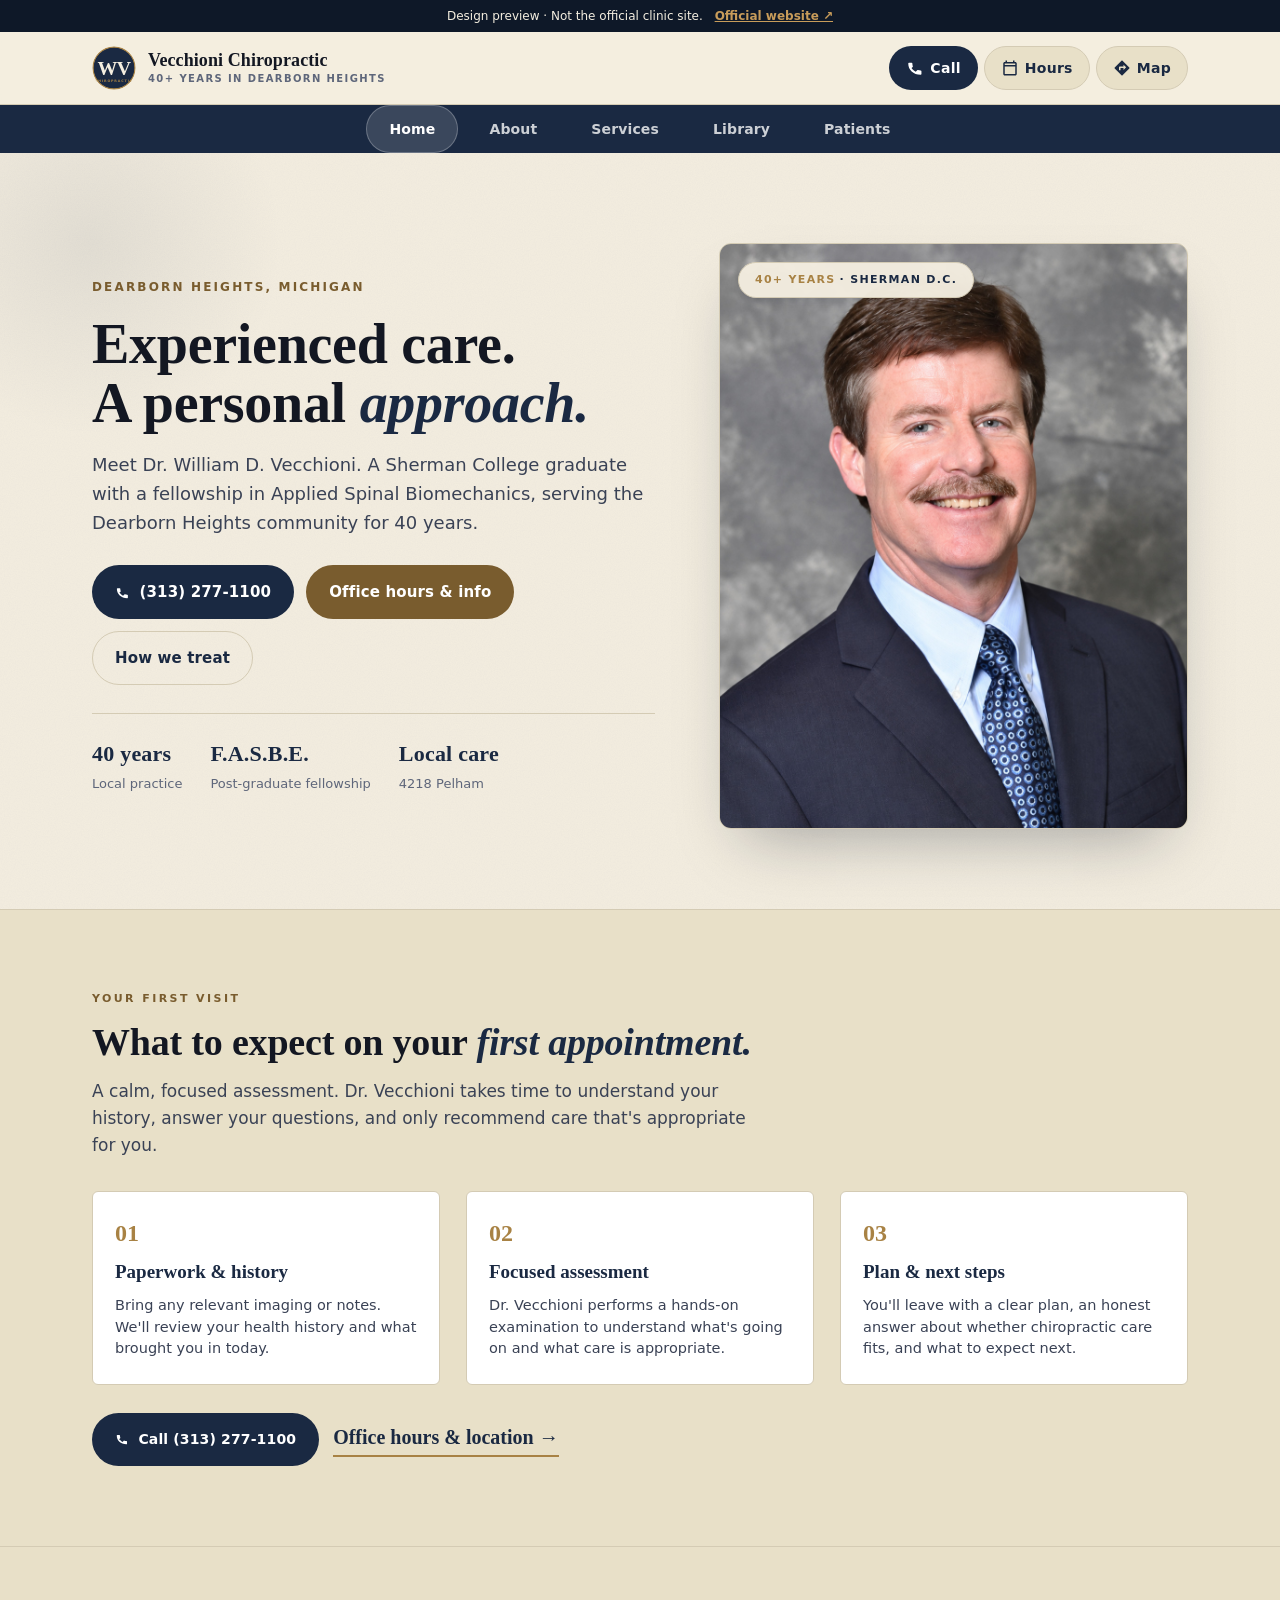
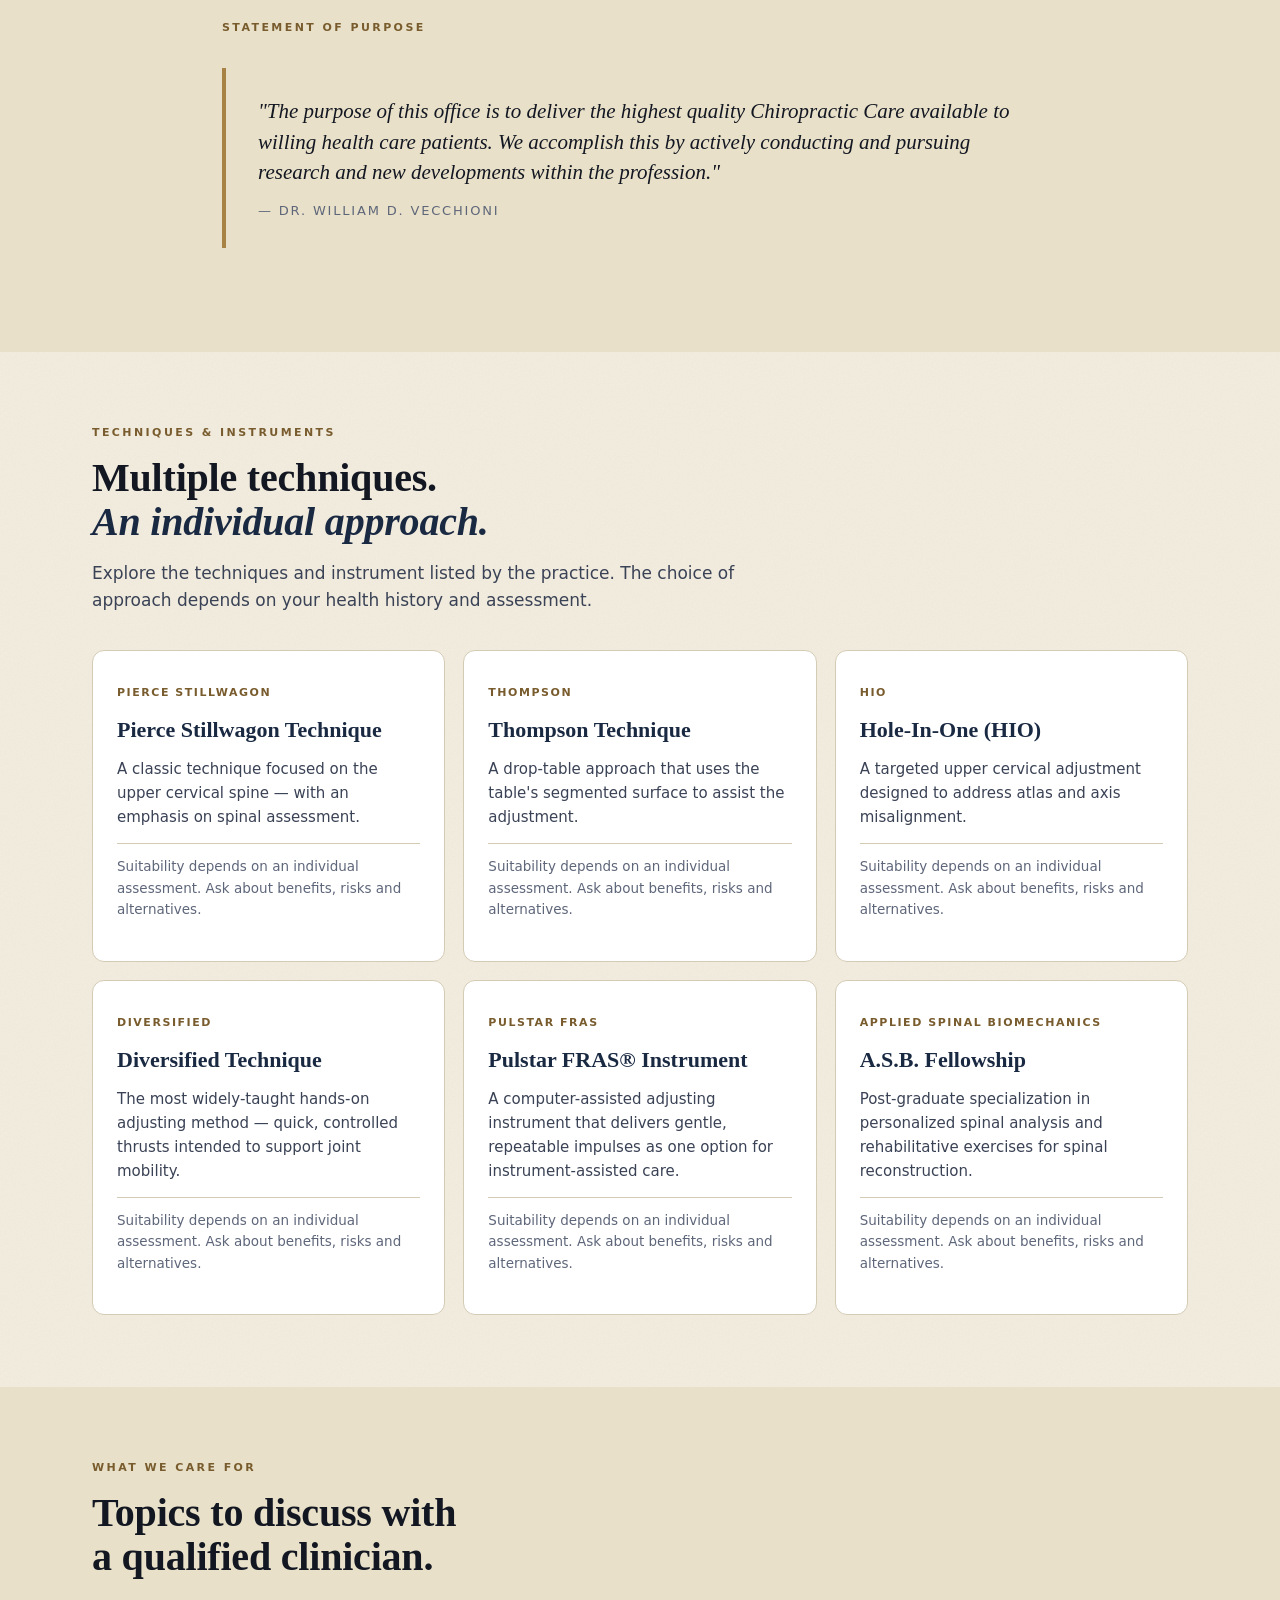
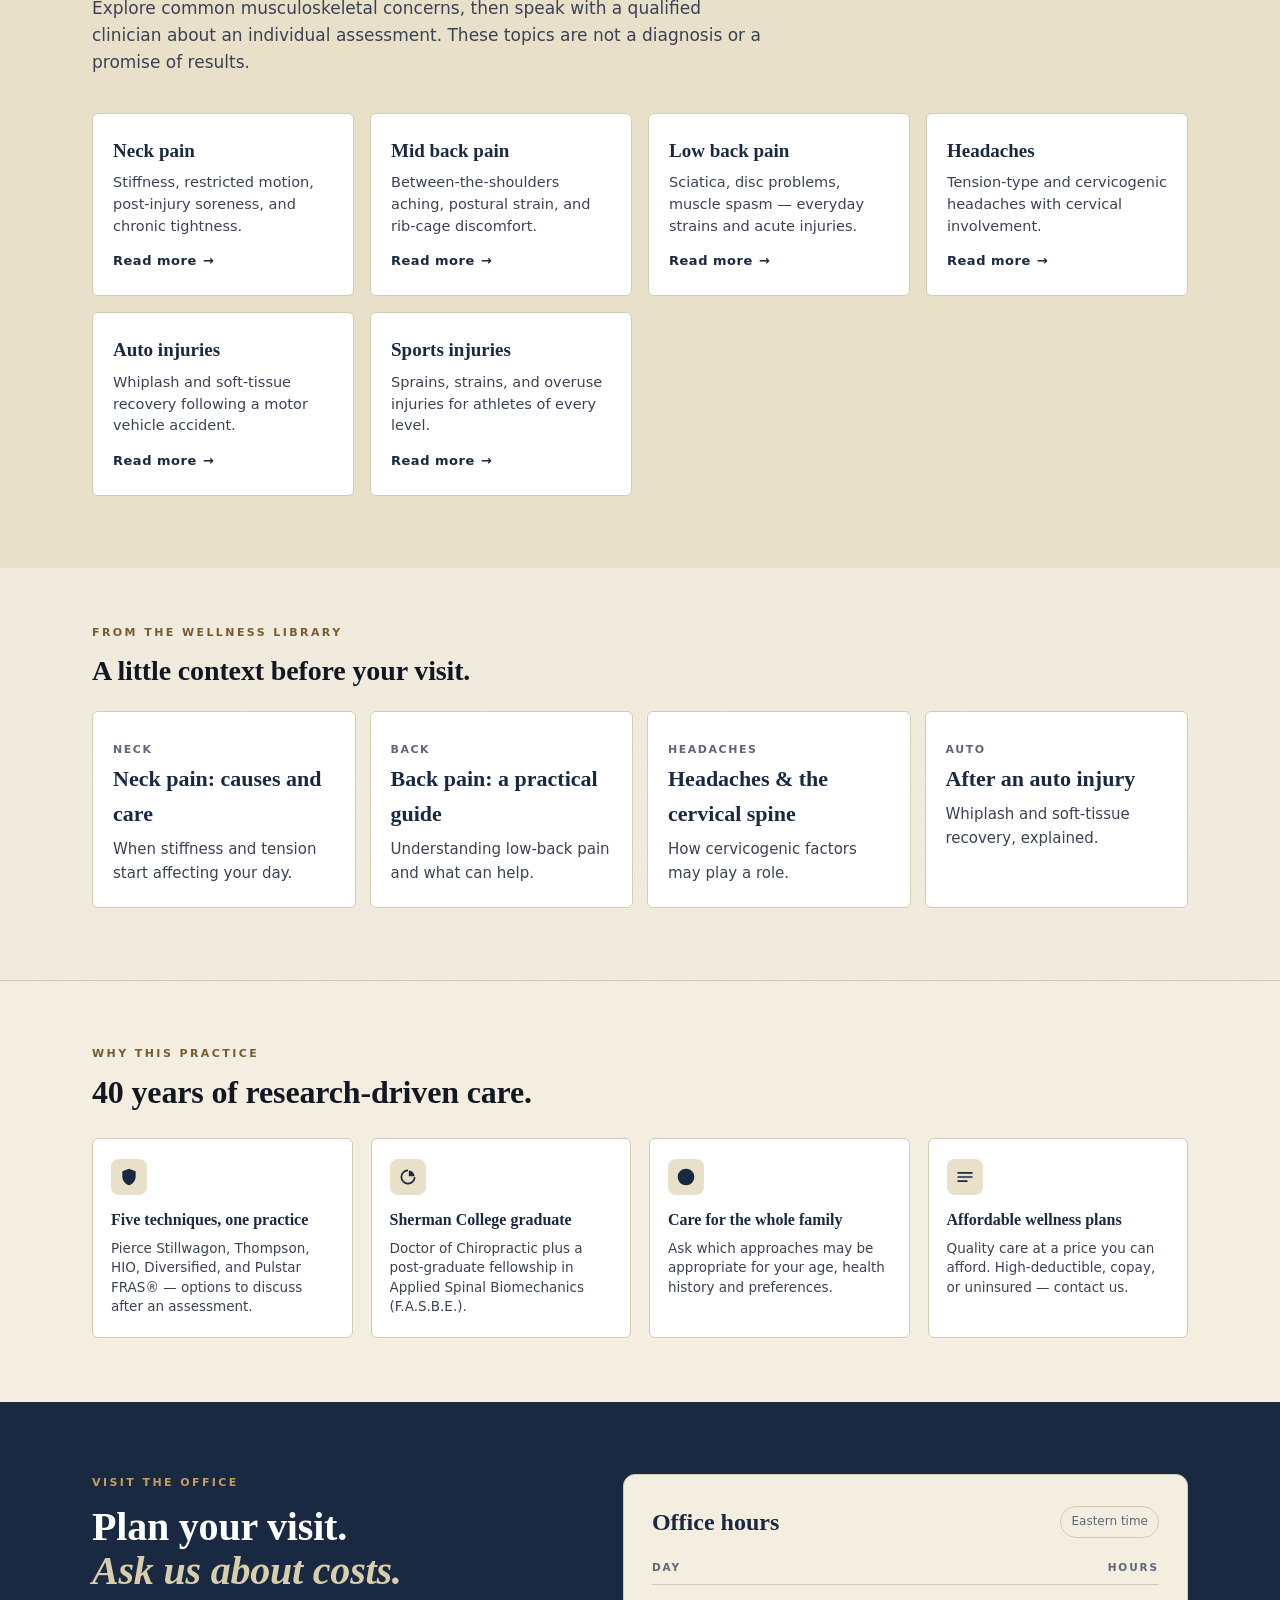
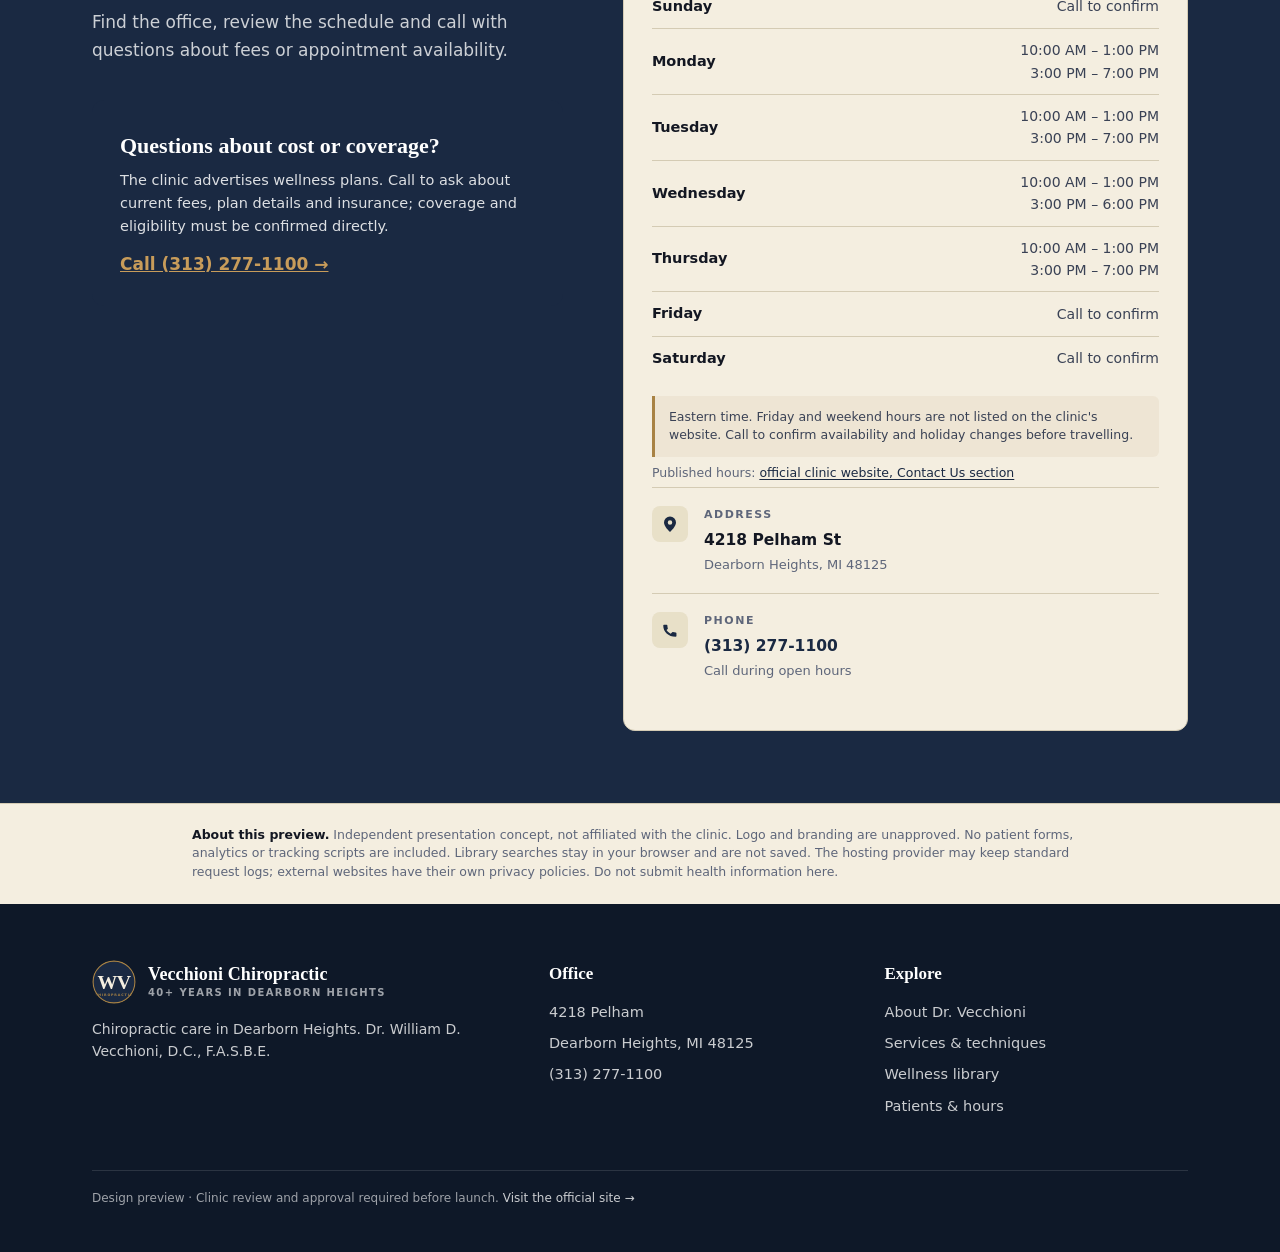
<file: index.html>
<!DOCTYPE html>
<html lang="en">
<head>
<meta charset="UTF-8" />
<meta name="viewport" content="width=device-width, initial-scale=1, viewport-fit=cover" />
<meta name="theme-color" content="#1a2942" />
<meta name="robots" content="noindex, nofollow" />
<meta name="description" content="Unsolicited portfolio demo for Vecchioni Chiropractic in Dearborn Heights. Dr. William D. Vecchioni, D.C., F.A.S.B.E. — 40 years of research-driven chiropractic care. Not the official clinic website." />
<meta property="og:title" content="Vecchioni Chiropractic · Website Preview" />
<meta property="og:description" content="Independent, unsolicited design concept. Not the official clinic website. No appointment or health information is collected." />
<meta property="og:type" content="website" />
<title>Vecchioni Chiropractic · Dearborn Heights — Website Preview</title>
<link rel="icon" href="assets/wv-monogram.svg" type="image/svg+xml" />

<script type="application/ld+json">
{
  "@context": "https://schema.org",
  "@type": "WebPage",
  "name": "Unsolicited portfolio demo — Vecchioni Chiropractic",
  "description": "Independent, unsolicited design concept. Not the official clinic website.",
  "about": {
    "@type": "MedicalClinic",
    "name": "Vecchioni Chiropractic Clinic",
    "url": "https://vecchionichiropractic.com/",
    "address": {
      "@type": "PostalAddress",
      "streetAddress": "4218 Pelham",
      "addressLocality": "Dearborn Heights",
      "addressRegion": "MI",
      "postalCode": "48125"
    },
    "telephone": "+1-313-277-1100",
    "founder": { "@type": "Person", "name": "William D. Vecchioni" }
  }
}
</script>

<link rel="stylesheet" href="assets/site.css" />
</head>
<body data-page="home">
<a class="skip-link" href="#main">Skip to main content</a>

<aside class="demo-banner"><span>Design preview · Not the official clinic site.</span> <a href="https://vecchionichiropractic.com/">Official website ↗</a></aside>

<header class="top">
  <div class="wrap">
    <a class="brand" href="index.html" aria-label="Vecchioni Chiropractic, home">
      <img class="mark" src="assets/wv-monogram.svg" alt="Vecchioni Chiropractic" width="44" height="44" />
      <span class="name">Vecchioni Chiropractic<small>40+ years in Dearborn Heights</small></span>
    </a>
    <nav class="header-icons" aria-label="Primary actions">
      <a class="hi primary" href="tel:+13132771100" aria-label="Call (313) 277-1100">
        <svg viewBox="0 0 24 24" aria-hidden="true"><path fill="currentColor" d="M6.6 10.8c1.4 2.7 3.6 4.9 6.3 6.3l2.1-2.1c.3-.3.7-.4 1-.2 1.1.4 2.4.6 3.6.6.6 0 1 .4 1 1V20c0 .6-.4 1-1 1C9.6 21 3 14.4 3 6c0-.6.4-1 1-1h3.5c.6 0 1 .4 1 1 0 1.3.2 2.5.6 3.6.1.4 0 .7-.2 1l-2.3 2.2z"/></svg>
        <span>Call</span>
      </a>
      <a class="hi" href="patient-resources.html" aria-label="Office hours and appointment information">
        <svg viewBox="0 0 24 24" aria-hidden="true"><path fill="currentColor" d="M19 4h-1V2h-2v2H8V2H6v2H5c-1.1 0-2 .9-2 2v14c0 1.1.9 2 2 2h14c1.1 0 2-.9 2-2V6c0-1.1-.9-2-2-2zm0 16H5V10h14v10zM5 8V6h14v2H5z"/></svg>
        <span>Hours</span>
      </a>
      <a class="hi" href="https://maps.google.com/?q=4218+Pelham+Dearborn+Heights+MI+48125" rel="noopener" aria-label="Directions">
        <svg viewBox="0 0 24 24" aria-hidden="true"><path fill="currentColor" d="M21.7 11.3l-9-9c-.4-.4-1-.4-1.4 0l-9 9c-.4.4-.4 1 0 1.4l9 9c.4.4 1 .4 1.4 0l9-9c.4-.4.4-1 0-1.4zM14 14.5V12h-4v3H8v-4c0-.6.4-1 1-1h5V7.5l3.5 3.5-3.5 3.5z"/></svg>
        <span>Map</span>
      </a>
    </nav>
  </div>
</header>

<nav class="topnav" aria-label="Sections">
  <div class="wrap">
    <a href="index.html" data-nav="home" aria-current="page">Home</a>
    <a href="meet-the-doctor.html" data-nav="about">About</a>
    <a href="services.html" data-nav="services">Services</a>
    <a href="library-index.html" data-nav="library">Library</a>
    <a href="patient-resources.html" data-nav="patients">Patients</a>
  </div>
</nav>

<main id="main" tabindex="-1">

<!-- HERO -->
<section class="hero" id="top">
  <div class="wrap">
    <div>
      <p class="eyebrow">Dearborn Heights, Michigan</p>
      <h1>Experienced care.<br>A personal <em>approach.</em></h1>
      <p class="lede">Meet Dr. William D. Vecchioni. A Sherman College graduate with a fellowship in Applied Spinal Biomechanics, serving the Dearborn Heights community for 40 years.</p>

      <div class="ctas">
        <a class="btn btn-call" href="tel:+13132771100">
          <svg viewBox="0 0 24 24" aria-hidden="true" style="width:1em;height:1em;vertical-align:-.18em;margin-right:.1em;fill:currentColor;"><path d="M6.6 10.8c1.4 2.7 3.6 4.9 6.3 6.3l2.1-2.1c.3-.3.7-.4 1-.2 1.1.4 2.4.6 3.6.6.6 0 1 .4 1 1V20c0 .6-.4 1-1 1C9.6 21 3 14.4 3 6c0-.6.4-1 1-1h3.5c.6 0 1 .4 1 1 0 1.3.2 2.5.6 3.6.1.4 0 .7-.2 1l-2.3 2.2z"/></svg>
          (313) 277-1100
        </a>
        <a class="btn btn-book" href="patient-resources.html">Office hours & info</a>
        <a class="btn btn-ghost" href="services.html">How we treat</a>
      </div>

      <div class="meta">
        <span><strong>40 years</strong>Local practice</span>
        <span><strong>F.A.S.B.E.</strong>Post-graduate fellowship</span>
        <span><strong>Local care</strong>4218 Pelham</span>
      </div>
    </div>

    <figure class="portrait" aria-label="Dr. William D. Vecchioni, D.C., F.A.S.B.E.">
      <img src="assets/vecchioni-final.jpg" alt="Dr. William D. Vecchioni, D.C., F.A.S.B.E." width="800" height="1000" fetchpriority="high" />
      <span class="portrait-badge"><span class="badge-line-1">40+ years</span><span class="badge-line-2">· Sherman D.C.</span></span>
    </figure>
  </div>
</section>

<!-- FIRST VISIT -->
<section class="first-visit" id="first-visit">
  <div class="wrap">
    <p class="section-eyebrow">Your first visit</p>
    <h2>What to expect on your <em>first appointment.</em></h2>
    <p class="lede">A calm, focused assessment. Dr. Vecchioni takes time to understand your history, answer your questions, and only recommend care that's appropriate for you.</p>

    <ol class="first-visit-steps">
      <li>
        <span class="step-num">01</span>
        <h3>Paperwork &amp; history</h3>
        <p>Bring any relevant imaging or notes. We'll review your health history and what brought you in today.</p>
      </li>
      <li>
        <span class="step-num">02</span>
        <h3>Focused assessment</h3>
        <p>Dr. Vecchioni performs a hands-on examination to understand what's going on and what care is appropriate.</p>
      </li>
      <li>
        <span class="step-num">03</span>
        <h3>Plan &amp; next steps</h3>
        <p>You'll leave with a clear plan, an honest answer about whether chiropractic care fits, and what to expect next.</p>
      </li>
    </ol>

    <div class="first-visit-cta">
      <a class="btn btn-call" href="tel:+13132771100">
        <svg viewBox="0 0 24 24" aria-hidden="true" style="width:1em;height:1em;vertical-align:-.18em;margin-right:.1em;fill:currentColor;"><path d="M6.6 10.8c1.4 2.7 3.6 4.9 6.3 6.3l2.1-2.1c.3-.3.7-.4 1-.2 1.1.4 2.4.6 3.6.6.6 0 1 .4 1 1V20c0 .6-.4 1-1 1C9.6 21 3 14.4 3 6c0-.6.4-1 1-1h3.5c.6 0 1 .4 1 1 0 1.3.2 2.5.6 3.6.1.4 0 .7-.2 1l-2.3 2.2z"/></svg>
        Call (313) 277-1100
      </a>
      <a class="phone-link" href="patient-resources.html">Office hours &amp; location →</a>
    </div>
  </div>
</section>

<!-- STATEMENT -->
<section class="alt">
  <div class="wrap" style="max-width:880px;">
    <p class="eyebrow">Statement of purpose</p>
    <div class="statement">
      "The purpose of this office is to deliver the highest quality Chiropractic Care available to willing health care patients. We accomplish this by actively conducting and pursuing research and new developments within the profession."
      <cite>— Dr. William D. Vecchioni</cite>
    </div>
  </div>
</section>

<!-- TECHNIQUES -->
<section>
  <div class="wrap">
    <p class="eyebrow">Techniques &amp; instruments</p>
    <h2>Multiple techniques.<br><em>An individual approach.</em></h2>
    <p class="lede">Explore the techniques and instrument listed by the practice. The choice of approach depends on your health history and assessment.</p>

    <div class="tech-grid">
      <article class="tech">
        <span class="tag">Pierce Stillwagon</span>
        <h3>Pierce Stillwagon Technique</h3>
        <p>A classic technique focused on the upper cervical spine — with an emphasis on spinal assessment.</p>
        <p class="why">Suitability depends on an individual assessment. Ask about benefits, risks and alternatives.</p>
      </article>
      <article class="tech">
        <span class="tag">Thompson</span>
        <h3>Thompson Technique</h3>
        <p>A drop-table approach that uses the table's segmented surface to assist the adjustment.</p>
        <p class="why">Suitability depends on an individual assessment. Ask about benefits, risks and alternatives.</p>
      </article>
      <article class="tech">
        <span class="tag">HIO</span>
        <h3>Hole-In-One (HIO)</h3>
        <p>A targeted upper cervical adjustment designed to address atlas and axis misalignment.</p>
        <p class="why">Suitability depends on an individual assessment. Ask about benefits, risks and alternatives.</p>
      </article>
      <article class="tech">
        <span class="tag">Diversified</span>
        <h3>Diversified Technique</h3>
        <p>The most widely-taught hands-on adjusting method — quick, controlled thrusts intended to support joint mobility.</p>
        <p class="why">Suitability depends on an individual assessment. Ask about benefits, risks and alternatives.</p>
      </article>
      <article class="tech">
        <span class="tag">Pulstar FRAS</span>
        <h3>Pulstar FRAS® Instrument</h3>
        <p>A computer-assisted adjusting instrument that delivers gentle, repeatable impulses as one option for instrument-assisted care.</p>
        <p class="why">Suitability depends on an individual assessment. Ask about benefits, risks and alternatives.</p>
      </article>
      <article class="tech">
        <span class="tag">Applied Spinal Biomechanics</span>
        <h3>A.S.B. Fellowship</h3>
        <p>Post-graduate specialization in personalized spinal analysis and rehabilitative exercises for spinal reconstruction.</p>
        <p class="why">Suitability depends on an individual assessment. Ask about benefits, risks and alternatives.</p>
      </article>
    </div>
  </div>
</section>

<!-- CONDITIONS -->
<section class="alt" id="conditions">
  <div class="wrap">
    <p class="eyebrow">What we care for</p>
    <h2>Topics to discuss with<br>a qualified clinician.</h2>
    <p class="lede">Explore common musculoskeletal concerns, then speak with a qualified clinician about an individual assessment. These topics are not a diagnosis or a promise of results.</p>

    <div class="condition-grid">
      <article class="condition"><h3>Neck pain</h3><p>Stiffness, restricted motion, post-injury soreness, and chronic tightness.</p><a class="condition-link" href="library-neck.html">Read more <span aria-hidden="true">→</span></a></article>
      <article class="condition"><h3>Mid back pain</h3><p>Between-the-shoulders aching, postural strain, and rib-cage discomfort.</p><a class="condition-link" href="library-back.html">Read more <span aria-hidden="true">→</span></a></article>
      <article class="condition"><h3>Low back pain</h3><p>Sciatica, disc problems, muscle spasm — everyday strains and acute injuries.</p><a class="condition-link" href="library-back.html">Read more <span aria-hidden="true">→</span></a></article>
      <article class="condition"><h3>Headaches</h3><p>Tension-type and cervicogenic headaches with cervical involvement.</p><a class="condition-link" href="library-headaches.html">Read more <span aria-hidden="true">→</span></a></article>




      <article class="condition"><h3>Auto injuries</h3><p>Whiplash and soft-tissue recovery following a motor vehicle accident.</p><a class="condition-link" href="library-auto.html">Read more <span aria-hidden="true">→</span></a></article>
      <article class="condition"><h3>Sports injuries</h3><p>Sprains, strains, and overuse injuries for athletes of every level.</p><a class="condition-link" href="library-auto.html">Read more <span aria-hidden="true">→</span></a></article>
    </div>
  </div>
</section>

<!-- RELATED READING -->
<section class="related-reading">
  <div class="wrap">
    <p class="eyebrow">From the wellness library</p>
    <h2>A little context before your visit.</h2>
    <div class="lib-grid">
      <a class="lib-card" href="library-neck.html"><span class="topic">Neck</span><h3>Neck pain: causes and care</h3><p>When stiffness and tension start affecting your day.</p></a>
      <a class="lib-card" href="library-back.html"><span class="topic">Back</span><h3>Back pain: a practical guide</h3><p>Understanding low-back pain and what can help.</p></a>
      <a class="lib-card" href="library-headaches.html"><span class="topic">Headaches</span><h3>Headaches &amp; the cervical spine</h3><p>How cervicogenic factors may play a role.</p></a>
      <a class="lib-card" href="library-auto.html"><span class="topic">Auto</span><h3>After an auto injury</h3><p>Whiplash and soft-tissue recovery, explained.</p></a>
    </div>
  </div>
</section>

<!-- TRUST -->
<section class="trust">
  <div class="wrap">
    <p class="section-eyebrow">Why this practice</p>
    <h2>40 years of research-driven care.</h2>
    <div class="trust-grid">
      <div class="trust-card">
        <span class="ico" aria-hidden="true">
          <svg viewBox="0 0 24 24" width="20" height="20"><path fill="currentColor" d="M12 2 4 5v6c0 5 3.4 9.4 8 11 4.6-1.6 8-6 8-11V5l-8-3z"/></svg>
        </span>
        <h3>Five techniques, one practice</h3>
        <p>Pierce Stillwagon, Thompson, HIO, Diversified, and Pulstar FRAS® — options to discuss after an assessment.</p>
      </div>
      <div class="trust-card">
        <span class="ico" aria-hidden="true">
          <svg viewBox="0 0 24 24" width="20" height="20"><path fill="currentColor" d="M12 3a9 9 0 1 0 9 9h-2a7 7 0 1 1-7-7V3zm1 1.05V11h6.95A8 8 0 0 0 13 4.05z"/></svg>
        </span>
        <h3>Sherman College graduate</h3>
        <p>Doctor of Chiropractic plus a post-graduate fellowship in Applied Spinal Biomechanics (F.A.S.B.E.).</p>
      </div>
      <div class="trust-card">
        <span class="ico" aria-hidden="true">
          <svg viewBox="0 0 24 24" width="20" height="20"><path fill="currentColor" d="M12 2a10 10 0 1 0 0 20 10 10 0 0 0 0-20zm1 5h-2v6l5 3 1-1.7-4-2.3V7z"/></svg>
        </span>
        <h3>Care for the whole family</h3>
        <p>Ask which approaches may be appropriate for your age, health history and preferences.</p>
      </div>
      <div class="trust-card">
        <span class="ico" aria-hidden="true">
          <svg viewBox="0 0 24 24" width="20" height="20"><path fill="currentColor" d="M3 6h18v2H3V6zm0 5h18v2H3v-2zm0 5h12v2H3v-2z"/></svg>
        </span>
        <h3>Affordable wellness plans</h3>
        <p>Quality care at a price you can afford. High-deductible, copay, or uninsured — contact us.</p>
      </div>
    </div>
  </div>
</section>

<!-- VISIT -->
<section class="visit dark">
  <div class="wrap">
    <div>
      <p class="eyebrow">Visit the office</p>
      <h2>Plan your visit.<br><em>Ask us about costs.</em></h2>
      <p class="lede">Find the office, review the schedule and call with questions about fees or appointment availability.</p>

      <div class="affordability">
        <strong>Questions about cost or coverage?</strong><p>The clinic advertises wellness plans. Call to ask about current fees, plan details and insurance; coverage and eligibility must be confirmed directly.</p>
        <a href="tel:+13132771100">Call (313) 277-1100 →</a>
      </div>
    </div>

    <div class="hours-card">
      <div class="hours-head">
        <h3>Office hours</h3>
        <span class="hours-timezone">Eastern time</span>
      </div>

      <table class="hours-table" aria-label="Weekly office hours">
        <thead>
          <tr><th>Day</th><th class="time-col">Hours</th></tr>
        </thead>
        <tbody>
          <tr><td class="day-cell">Sunday</td><td class="time-cell">Call to confirm</td></tr>
          <tr><td class="day-cell">Monday</td><td class="time-cell">10:00 AM – 1:00 PM<br>3:00 PM – 7:00 PM</td></tr>
          <tr><td class="day-cell">Tuesday</td><td class="time-cell">10:00 AM – 1:00 PM<br>3:00 PM – 7:00 PM</td></tr>
          <tr><td class="day-cell">Wednesday</td><td class="time-cell">10:00 AM – 1:00 PM<br>3:00 PM – 6:00 PM</td></tr>
          <tr><td class="day-cell">Thursday</td><td class="time-cell">10:00 AM – 1:00 PM<br>3:00 PM – 7:00 PM</td></tr>
          <tr><td class="day-cell">Friday</td><td class="time-cell">Call to confirm</td></tr>
          <tr><td class="day-cell">Saturday</td><td class="time-cell">Call to confirm</td></tr>
        </tbody>
      </table>

      <p class="hours-note">Eastern time. Friday and weekend hours are not listed on the clinic's website. Call to confirm availability and holiday changes before travelling.</p>
      <p class="hours-source">Published hours: <a href="https://vecchionichiropractic.com/" rel="noopener">official clinic website, Contact Us section</a></p>

      <div class="info-row">
        <span class="ico" aria-hidden="true">
          <svg viewBox="0 0 24 24" width="18" height="18"><path fill="currentColor" d="M12 2a8 8 0 0 0-8 8c0 5.4 7 11.7 7.3 12 .4.3 1 .3 1.4 0C13 21.7 20 15.4 20 10a8 8 0 0 0-8-8zm0 11a3 3 0 1 1 0-6 3 3 0 0 1 0 6z"/></svg>
        </span>
        <div>
          <p class="label">Address</p>
          <p class="value">4218 Pelham St</p>
          <p class="sub">Dearborn Heights, MI 48125</p>
        </div>
      </div>

      <div class="info-row">
        <span class="ico" aria-hidden="true">
          <svg viewBox="0 0 24 24" width="18" height="18"><path fill="currentColor" d="M6.6 10.8c1.4 2.7 3.6 4.9 6.3 6.3l2.1-2.1c.3-.3.7-.4 1-.2 1.1.4 2.4.6 3.6.6.6 0 1 .4 1 1V20c0 .6-.4 1-1 1C9.6 21 3 14.4 3 6c0-.6.4-1 1-1h3.5c.6 0 1 .4 1 1 0 1.3.2 2.5.6 3.6.1.4 0 .7-.2 1l-2.3 2.2z"/></svg>
        </span>
        <div>
          <p class="label">Phone</p>
          <p class="value"><a href="tel:+13132771100">(313) 277-1100</a></p>
          <p class="sub">Call during open hours</p>
        </div>
      </div>
    </div>
  </div>
</section>

</main>


<aside class="privacy-strip" id="preview-notice"><div class="wrap"><strong>About this preview.</strong> Independent presentation concept, not affiliated with the clinic. Logo and branding are unapproved. No patient forms, analytics or tracking scripts are included. Library searches stay in your browser and are not saved. The hosting provider may keep standard request logs; external websites have their own privacy policies. Do not submit health information here.</div></aside>

<footer>
  <div class="wrap">
    <div>
      <a class="brand" href="index.html" style="margin-bottom: 14px;">
        <img class="mark" src="assets/wv-monogram.svg" alt="" width="44" height="44" />
        <span class="name">Vecchioni Chiropractic<small>40+ years in Dearborn Heights</small></span>
      </a>
      <p style="margin: 14px 0 0; font-size: 14px;">Chiropractic care in Dearborn Heights. Dr. William D. Vecchioni, D.C., F.A.S.B.E.</p>
    </div>
    <div>
      <h4>Office</h4>
      <ul>
        <li>4218 Pelham</li>
        <li>Dearborn Heights, MI 48125</li>
        <li><a href="tel:+13132771100">(313) 277-1100</a></li>
      </ul>
    </div>
    <div>
      <h4>Explore</h4>
      <ul>
        <li><a href="meet-the-doctor.html">About Dr. Vecchioni</a></li>
        <li><a href="services.html">Services &amp; techniques</a></li>
        <li><a href="library-index.html">Wellness library</a></li>
        <li><a href="patient-resources.html">Patients &amp; hours</a></li>
      </ul>
    </div>
    <p class="small">Design preview · Clinic review and approval required before launch. <a href="https://vecchionichiropractic.com/">Visit the official site →</a></p>
  </div>
</footer>



</body>
</html>
</file>
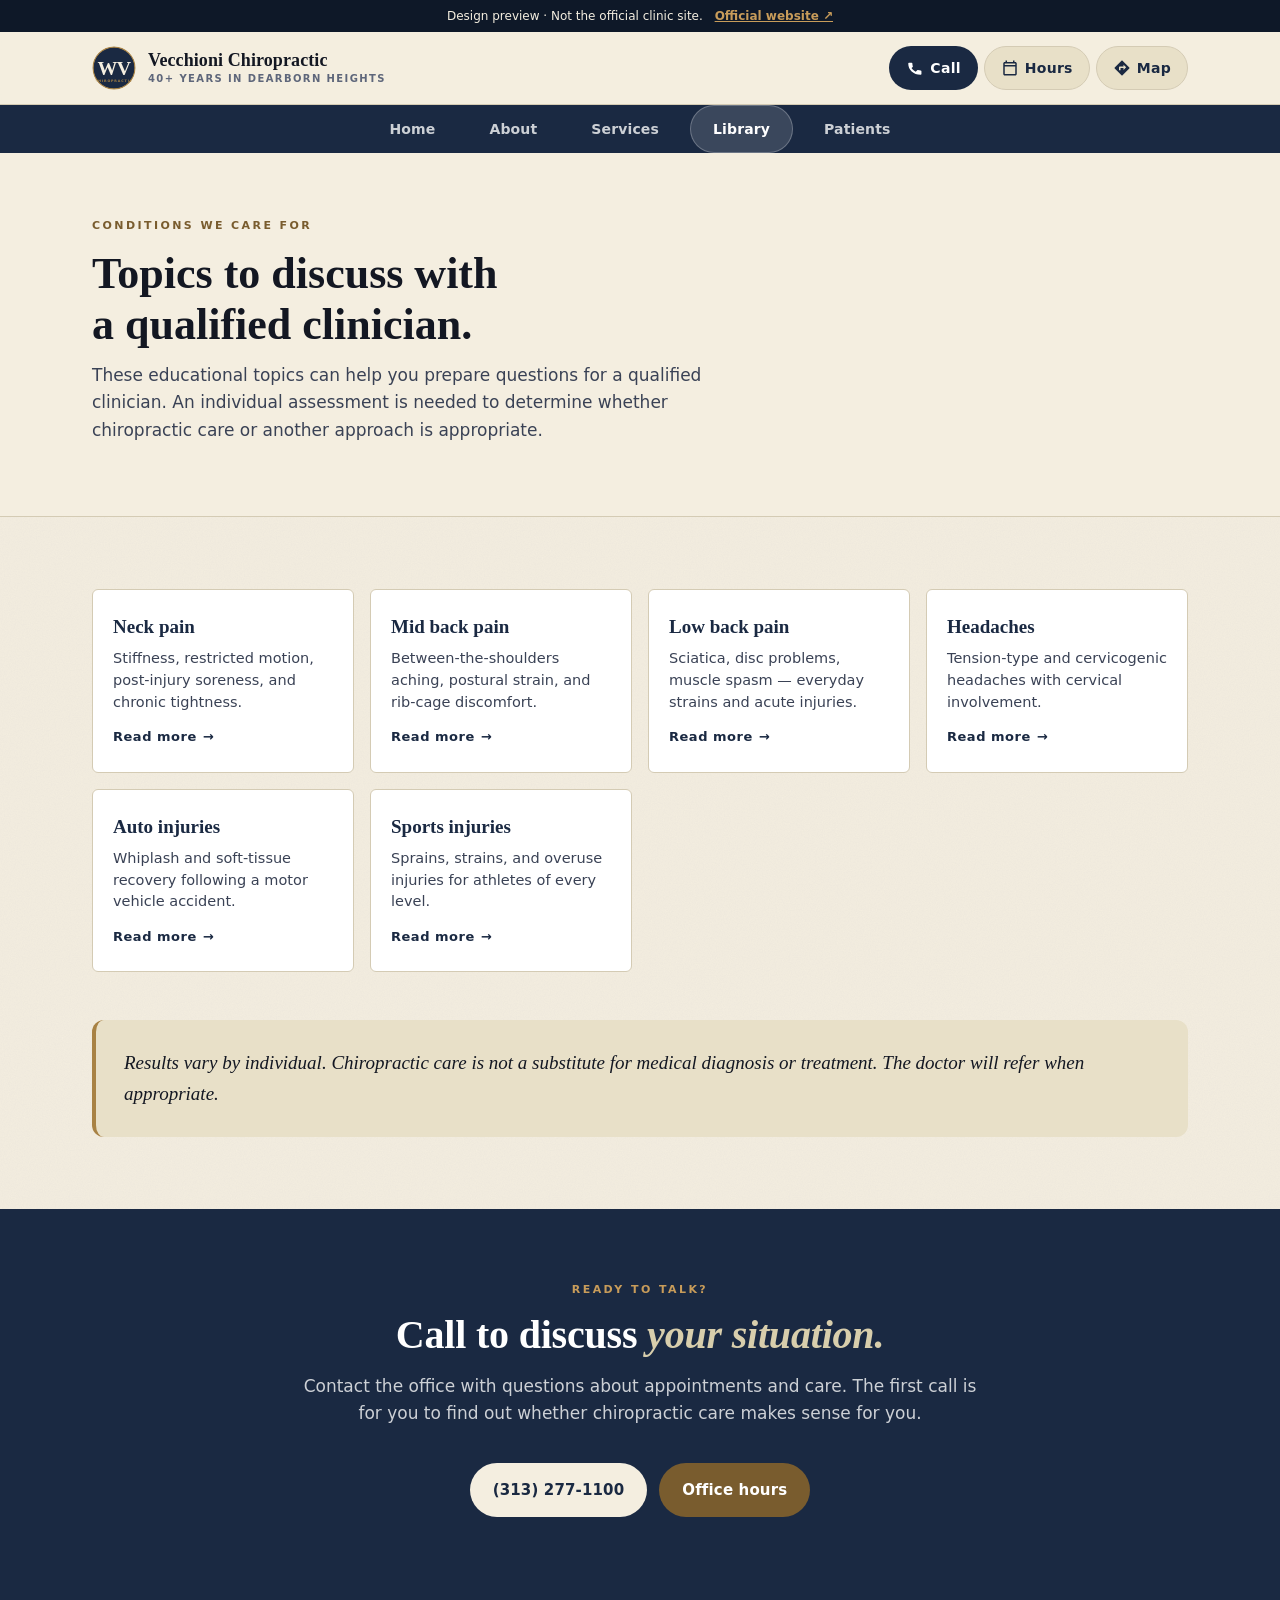
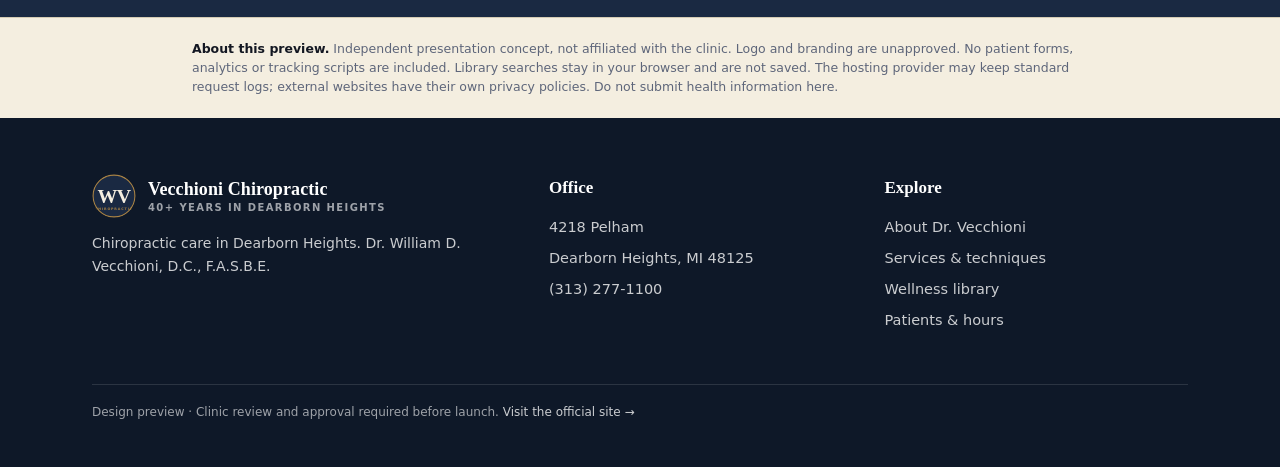
<file: conditions.html>
<!DOCTYPE html>
<html lang="en">
<head>
<meta charset="UTF-8" />
<meta name="viewport" content="width=device-width, initial-scale=1, viewport-fit=cover" />
<meta name="theme-color" content="#1a2942" />
<meta name="robots" content="noindex, nofollow" />
<meta name="description" content="Unsolicited portfolio demo — conditions Dr. Vecchioni has experience evaluating: neck, mid back, low back pain, headaches, sinus, fatigue, sleep, auto and sports injuries." />
<title>Conditions We Care For — Vecchioni Chiropractic</title>
<link rel="icon" href="assets/wv-monogram.svg" type="image/svg+xml" />
<link rel="stylesheet" href="assets/site.css" />
</head>
<body data-page="conditions">
<a class="skip-link" href="#main">Skip to main content</a>

<aside class="demo-banner"><span>Design preview · Not the official clinic site.</span> <a href="https://vecchionichiropractic.com/">Official website ↗</a></aside>

<header class="top">
  <div class="wrap">
    <a class="brand" href="index.html" aria-label="Vecchioni Chiropractic, home">
      <img class="mark" src="assets/wv-monogram.svg" alt="Vecchioni Chiropractic" width="44" height="44" />
      <span class="name">Vecchioni Chiropractic<small>40+ years in Dearborn Heights</small></span>
    </a>
    <nav class="header-icons" aria-label="Primary actions">
      <a class="hi primary" href="tel:+13132771100" aria-label="Call (313) 277-1100">
        <svg viewBox="0 0 24 24" aria-hidden="true"><path fill="currentColor" d="M6.6 10.8c1.4 2.7 3.6 4.9 6.3 6.3l2.1-2.1c.3-.3.7-.4 1-.2 1.1.4 2.4.6 3.6.6.6 0 1 .4 1 1V20c0 .6-.4 1-1 1C9.6 21 3 14.4 3 6c0-.6.4-1 1-1h3.5c.6 0 1 .4 1 1 0 1.3.2 2.5.6 3.6.1.4 0 .7-.2 1l-2.3 2.2z"/></svg>
        <span>Call</span>
      </a>
      <a class="hi" href="patient-resources.html" aria-label="Office hours and appointment information">
        <svg viewBox="0 0 24 24" aria-hidden="true"><path fill="currentColor" d="M19 4h-1V2h-2v2H8V2H6v2H5c-1.1 0-2 .9-2 2v14c0 1.1.9 2 2 2h14c1.1 0 2-.9 2-2V6c0-1.1-.9-2-2-2zm0 16H5V10h14v10zM5 8V6h14v2H5z"/></svg>
        <span>Hours</span>
      </a>
      <a class="hi" href="https://maps.google.com/?q=4218+Pelham+Dearborn+Heights+MI+48125" rel="noopener" aria-label="Directions">
        <svg viewBox="0 0 24 24" aria-hidden="true"><path fill="currentColor" d="M21.7 11.3l-9-9c-.4-.4-1-.4-1.4 0l-9 9c-.4.4-.4 1 0 1.4l9 9c.4.4 1 .4 1.4 0l9-9c.4-.4.4-1 0-1.4zM14 14.5V12h-4v3H8v-4c0-.6.4-1 1-1h5V7.5l3.5 3.5-3.5 3.5z"/></svg>
        <span>Map</span>
      </a>
    </nav>
  </div>
</header>

<nav class="topnav" aria-label="Sections">
  <div class="wrap">
    <a href="index.html" data-nav="home">Home</a>
    <a href="meet-the-doctor.html" data-nav="about">About</a>
    <a href="services.html" data-nav="services">Services</a>
    <a href="library-index.html" data-nav="library" aria-current="location">Library</a>
    <a href="patient-resources.html" data-nav="patients">Patients</a>
  </div>
</nav>

<main id="main" tabindex="-1">

<section class="topic-hero">
  <div class="wrap">
    <p class="eyebrow">Conditions we care for</p>
    <h1>Topics to discuss with<br>a qualified clinician.</h1>
    <p class="lede">These educational topics can help you prepare questions for a qualified clinician. An individual assessment is needed to determine whether chiropractic care or another approach is appropriate.</p>
  </div>
</section>

<section>
  <div class="wrap">
    <div class="condition-grid">
      <article class="condition"><h3>Neck pain</h3><p>Stiffness, restricted motion, post-injury soreness, and chronic tightness.</p><a class="condition-link" href="library-neck.html">Read more <span aria-hidden="true">→</span></a></article>
      <article class="condition"><h3>Mid back pain</h3><p>Between-the-shoulders aching, postural strain, and rib-cage discomfort.</p><a class="condition-link" href="library-back.html">Read more <span aria-hidden="true">→</span></a></article>
      <article class="condition"><h3>Low back pain</h3><p>Sciatica, disc problems, muscle spasm — everyday strains and acute injuries.</p><a class="condition-link" href="library-back.html">Read more <span aria-hidden="true">→</span></a></article>
      <article class="condition"><h3>Headaches</h3><p>Tension-type and cervicogenic headaches with cervical involvement.</p><a class="condition-link" href="library-headaches.html">Read more <span aria-hidden="true">→</span></a></article>




      <article class="condition"><h3>Auto injuries</h3><p>Whiplash and soft-tissue recovery following a motor vehicle accident.</p><a class="condition-link" href="library-auto.html">Read more <span aria-hidden="true">→</span></a></article>
      <article class="condition"><h3>Sports injuries</h3><p>Sprains, strains, and overuse injuries for athletes of every level.</p><a class="condition-link" href="library-auto.html">Read more <span aria-hidden="true">→</span></a></article>
    </div>

    <div style="margin-top: 48px; padding: 28px; background: var(--c-cream-2); border-radius: var(--r-lg); border-left: 4px solid var(--c-brass);">
      <p style="margin: 0; font-family: var(--serif); font-style: italic; font-size: 19px; color: var(--c-ink);">Results vary by individual. Chiropractic care is not a substitute for medical diagnosis or treatment. The doctor will refer when appropriate.</p>
    </div>
  </div>
</section>

<section class="dark">
  <div class="wrap" style="max-width: 720px; text-align: center;">
    <p class="eyebrow">Ready to talk?</p>
    <h2>Call to discuss <em>your situation.</em></h2>
    <p class="lede" style="margin-left:auto;margin-right:auto;">Contact the office with questions about appointments and care. The first call is for you to find out whether chiropractic care makes sense for you.</p>
    <div class="ctas" style="justify-content:center;">
      <a class="btn btn-call" href="tel:+13132771100">(313) 277-1100</a>
      <a class="btn btn-book" href="patient-resources.html">Office hours</a>
    </div>
  </div>
</section>

</main>


<aside class="privacy-strip" id="preview-notice"><div class="wrap"><strong>About this preview.</strong> Independent presentation concept, not affiliated with the clinic. Logo and branding are unapproved. No patient forms, analytics or tracking scripts are included. Library searches stay in your browser and are not saved. The hosting provider may keep standard request logs; external websites have their own privacy policies. Do not submit health information here.</div></aside>

<footer>
  <div class="wrap">
    <div>
      <a class="brand" href="index.html" style="margin-bottom: 14px;">
        <img class="mark" src="assets/wv-monogram.svg" alt="" width="44" height="44" />
        <span class="name">Vecchioni Chiropractic<small>40+ years in Dearborn Heights</small></span>
      </a>
      <p style="margin: 14px 0 0; font-size: 14px;">Chiropractic care in Dearborn Heights. Dr. William D. Vecchioni, D.C., F.A.S.B.E.</p>
    </div>
    <div>
      <h4>Office</h4>
      <ul>
        <li>4218 Pelham</li>
        <li>Dearborn Heights, MI 48125</li>
        <li><a href="tel:+13132771100">(313) 277-1100</a></li>
      </ul>
    </div>
    <div>
      <h4>Explore</h4>
      <ul>
        <li><a href="meet-the-doctor.html">About Dr. Vecchioni</a></li>
        <li><a href="services.html">Services &amp; techniques</a></li>
        <li><a href="library-index.html">Wellness library</a></li>
        <li><a href="patient-resources.html">Patients &amp; hours</a></li>
      </ul>
    </div>
    <p class="small">Design preview · Clinic review and approval required before launch. <a href="https://vecchionichiropractic.com/">Visit the official site →</a></p>
  </div>
</footer>

</body>
</html>
</file>
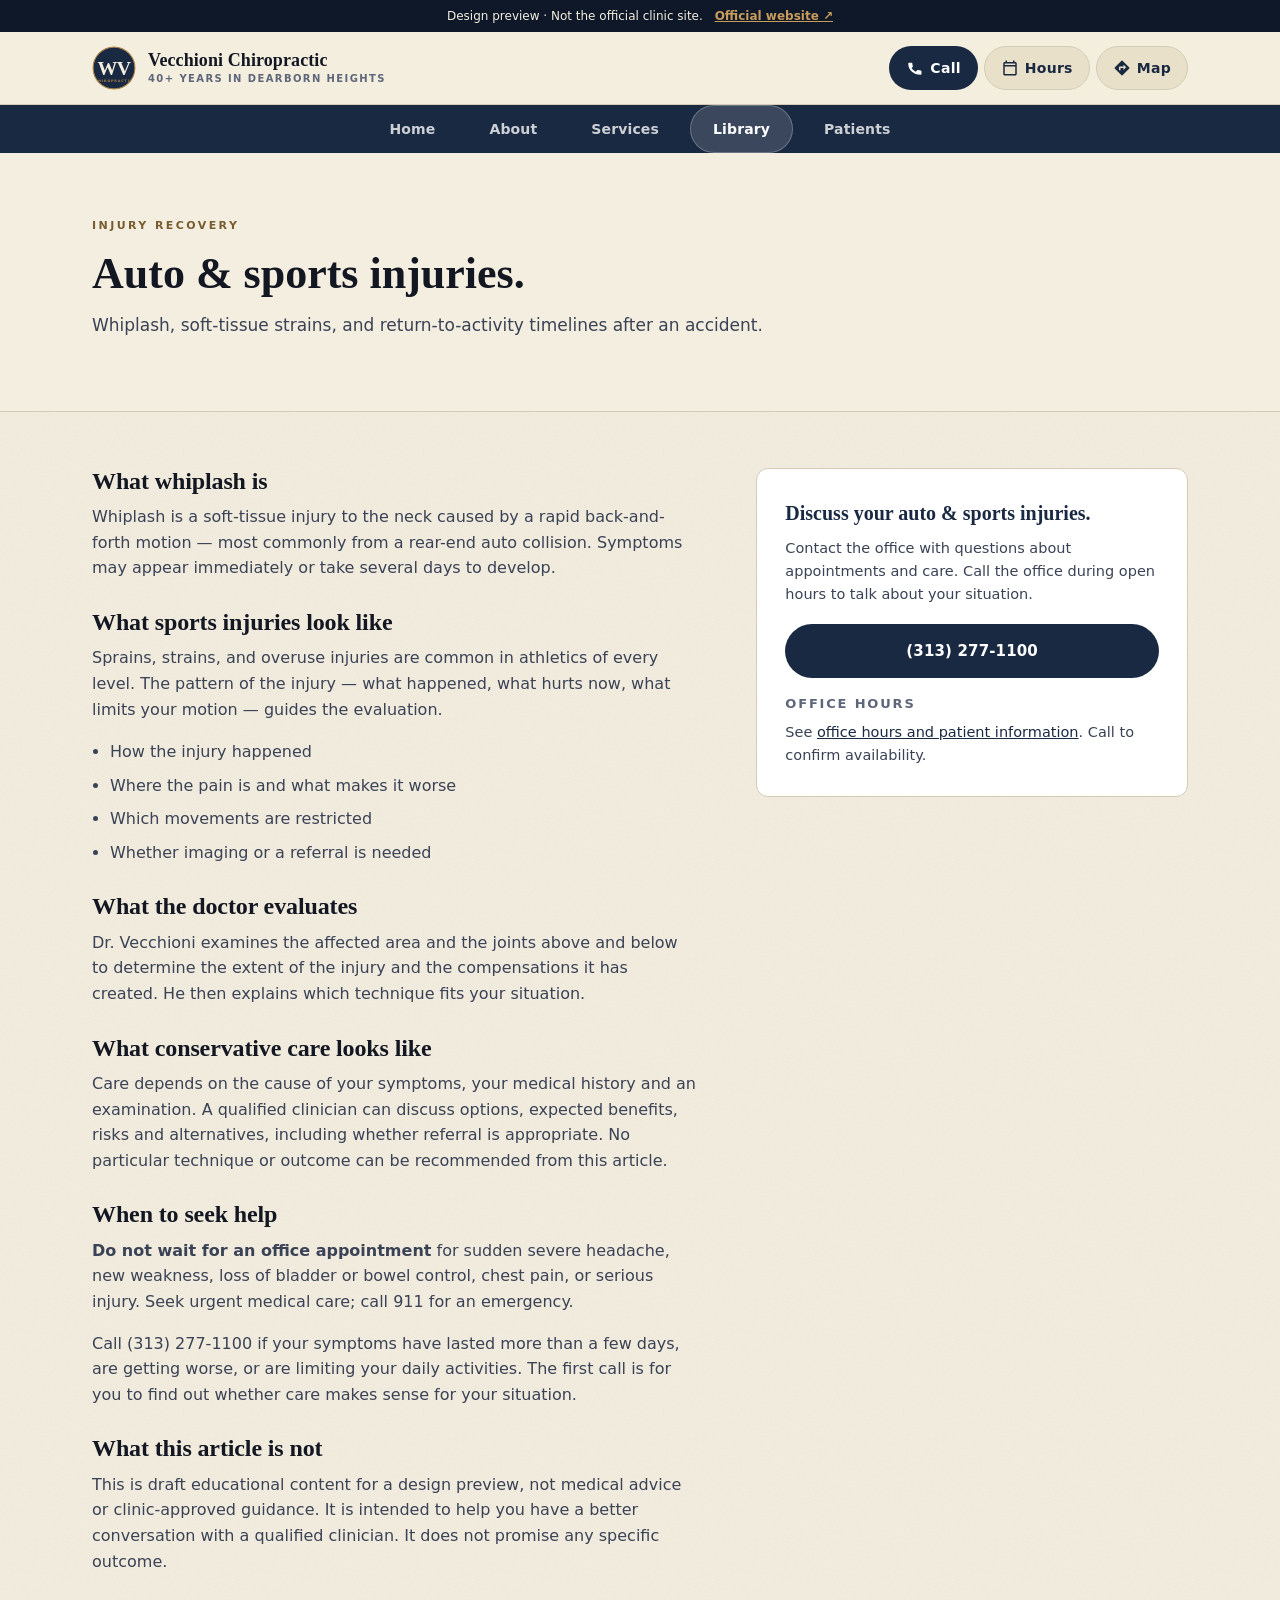
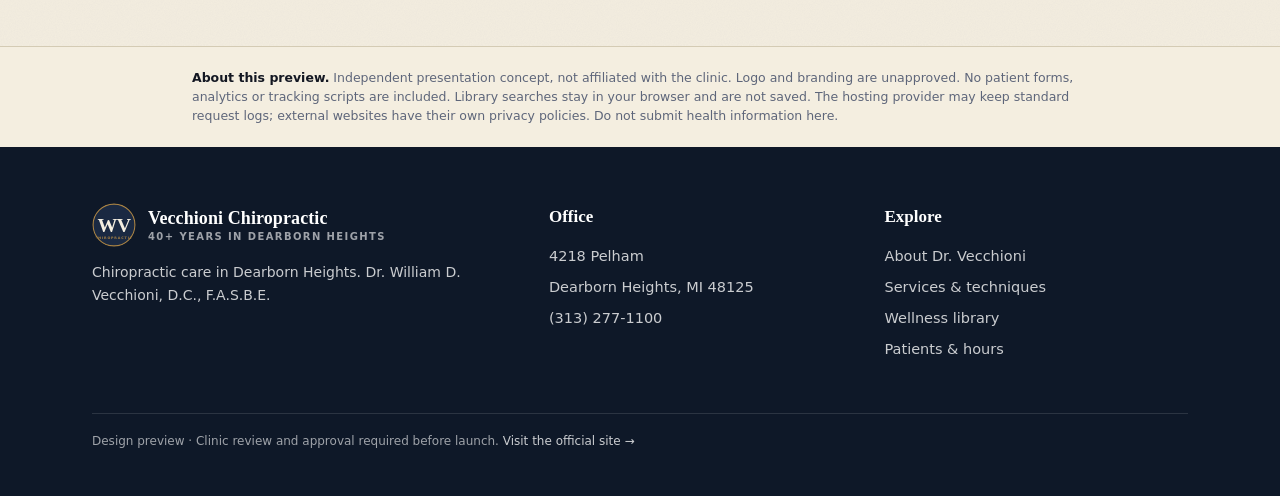
<file: library-auto.html>
<!DOCTYPE html>
<html lang="en">
<head>
<meta charset="UTF-8" />
<meta name="viewport" content="width=device-width, initial-scale=1, viewport-fit=cover" />
<meta name="theme-color" content="#1a2942" />
<meta name="robots" content="noindex, nofollow" />
<meta name="description" content="Unsolicited portfolio demo — patient education article about {topic_dash} from Vecchioni Chiropractic. Educational, not medical advice." />
<title>{topic_title} — Wellness Library</title>
<link rel="icon" href="assets/wv-monogram.svg" type="image/svg+xml" />
<link rel="stylesheet" href="assets/site.css" />
</head>
<body data-page="library">
<a class="skip-link" href="#main">Skip to main content</a>

<aside class="demo-banner"><span>Design preview · Not the official clinic site.</span> <a href="https://vecchionichiropractic.com/">Official website ↗</a></aside>

<header class="top">
  <div class="wrap">
    <a class="brand" href="index.html" aria-label="Vecchioni Chiropractic, home">
      <img class="mark" src="assets/wv-monogram.svg" alt="Vecchioni Chiropractic" width="44" height="44" />
      <span class="name">Vecchioni Chiropractic<small>40+ years in Dearborn Heights</small></span>
    </a>
    <nav class="header-icons" aria-label="Primary actions">
      <a class="hi primary" href="tel:+13132771100" aria-label="Call (313) 277-1100">
        <svg viewBox="0 0 24 24" aria-hidden="true"><path fill="currentColor" d="M6.6 10.8c1.4 2.7 3.6 4.9 6.3 6.3l2.1-2.1c.3-.3.7-.4 1-.2 1.1.4 2.4.6 3.6.6.6 0 1 .4 1 1V20c0 .6-.4 1-1 1C9.6 21 3 14.4 3 6c0-.6.4-1 1-1h3.5c.6 0 1 .4 1 1 0 1.3.2 2.5.6 3.6.1.4 0 .7-.2 1l-2.3 2.2z"/></svg>
        <span>Call</span>
      </a>
      <a class="hi" href="patient-resources.html" aria-label="Office hours and appointment information">
        <svg viewBox="0 0 24 24" aria-hidden="true"><path fill="currentColor" d="M19 4h-1V2h-2v2H8V2H6v2H5c-1.1 0-2 .9-2 2v14c0 1.1.9 2 2 2h14c1.1 0 2-.9 2-2V6c0-1.1-.9-2-2-2zm0 16H5V10h14v10zM5 8V6h14v2H5z"/></svg>
        <span>Hours</span>
      </a>
      <a class="hi" href="https://maps.google.com/?q=4218+Pelham+Dearborn+Heights+MI+48125" rel="noopener" aria-label="Directions">
        <svg viewBox="0 0 24 24" aria-hidden="true"><path fill="currentColor" d="M21.7 11.3l-9-9c-.4-.4-1-.4-1.4 0l-9 9c-.4.4-.4 1 0 1.4l9 9c.4.4 1 .4 1.4 0l9-9c.4-.4.4-1 0-1.4zM14 14.5V12h-4v3H8v-4c0-.6.4-1 1-1h5V7.5l3.5 3.5-3.5 3.5z"/></svg>
        <span>Map</span>
      </a>
    </nav>
  </div>
</header>

<nav class="topnav" aria-label="Sections">
  <div class="wrap">
    <a href="index.html" data-nav="home">Home</a>
    <a href="meet-the-doctor.html" data-nav="about">About</a>
    <a href="services.html" data-nav="services">Services</a>
    <a href="library-index.html" data-nav="library" aria-current="location">Library</a>
    <a href="patient-resources.html" data-nav="patients">Patients</a>
  </div>
</nav>

<main id="main" tabindex="-1">

<section class="topic-hero">
  <div class="wrap">
    <p class="eyebrow">Injury recovery</p>
    <h1>Auto &amp; sports injuries.</h1>
    <p class="lede">Whiplash, soft-tissue strains, and return-to-activity timelines after an accident.</p>
  </div>
</section>

<section class="topic-body">
  <div class="wrap">
    <article>
      <h2>What whiplash is</h2>
      <p>Whiplash is a soft-tissue injury to the neck caused by a rapid back-and-forth motion — most commonly from a rear-end auto collision. Symptoms may appear immediately or take several days to develop.</p>
      <h2>What sports injuries look like</h2>
      <p>Sprains, strains, and overuse injuries are common in athletics of every level. The pattern of the injury — what happened, what hurts now, what limits your motion — guides the evaluation.</p><ul><li>How the injury happened</li><li>Where the pain is and what makes it worse</li><li>Which movements are restricted</li><li>Whether imaging or a referral is needed</li></ul>
      <h2>What the doctor evaluates</h2>
      <p>Dr. Vecchioni examines the affected area and the joints above and below to determine the extent of the injury and the compensations it has created. He then explains which technique fits your situation.</p>
      <h2>What conservative care looks like</h2>
      <p>Care depends on the cause of your symptoms, your medical history and an examination. A qualified clinician can discuss options, expected benefits, risks and alternatives, including whether referral is appropriate. No particular technique or outcome can be recommended from this article.</p>
      <h2>When to seek help</h2><p><strong>Do not wait for an office appointment</strong> for sudden severe headache, new weakness, loss of bladder or bowel control, chest pain, or serious injury. Seek urgent medical care; call 911 for an emergency.</p>
      <p>Call (313) 277-1100 if your symptoms have lasted more than a few days, are getting worse, or are limiting your daily activities. The first call is for you to find out whether care makes sense for your situation.</p>
      <h2>What this article is not</h2>
      <p>This is draft educational content for a design preview, not medical advice or clinic-approved guidance. It is intended to help you have a better conversation with a qualified clinician. It does not promise any specific outcome.</p>
    </article>

    <aside class="aside">
      <h3>Discuss your auto &amp; sports injuries.</h3>
      <p>Contact the office with questions about appointments and care. Call the office during open hours to talk about your situation.</p>
      <a class="btn btn-call" href="tel:+13132771100" style="width:100%; justify-content:center;">(313) 277-1100</a>
      <p style="margin: 16px 0 6px; font-size: 13px; font-weight: 700; letter-spacing: .14em; text-transform: uppercase; color: var(--c-muted);">Office hours</p>
      <p style="margin: 0; font-size: 14.5px;">See <a href="patient-resources.html">office hours and patient information</a>. Call to confirm availability.</p>
    </aside>
</main>


<aside class="privacy-strip" id="preview-notice"><div class="wrap"><strong>About this preview.</strong> Independent presentation concept, not affiliated with the clinic. Logo and branding are unapproved. No patient forms, analytics or tracking scripts are included. Library searches stay in your browser and are not saved. The hosting provider may keep standard request logs; external websites have their own privacy policies. Do not submit health information here.</div></aside>

<footer>
  <div class="wrap">
    <div>
      <a class="brand" href="index.html" style="margin-bottom: 14px;">
        <img class="mark" src="assets/wv-monogram.svg" alt="" width="44" height="44" />
        <span class="name">Vecchioni Chiropractic<small>40+ years in Dearborn Heights</small></span>
      </a>
      <p style="margin: 14px 0 0; font-size: 14px;">Chiropractic care in Dearborn Heights. Dr. William D. Vecchioni, D.C., F.A.S.B.E.</p>
    </div>
    <div>
      <h4>Office</h4>
      <ul>
        <li>4218 Pelham</li>
        <li>Dearborn Heights, MI 48125</li>
        <li><a href="tel:+13132771100">(313) 277-1100</a></li>
      </ul>
    </div>
    <div>
      <h4>Explore</h4>
      <ul>
        <li><a href="meet-the-doctor.html">About Dr. Vecchioni</a></li>
        <li><a href="services.html">Services &amp; techniques</a></li>
        <li><a href="library-index.html">Wellness library</a></li>
        <li><a href="patient-resources.html">Patients &amp; hours</a></li>
      </ul>
    </div>
    <p class="small">Design preview · Clinic review and approval required before launch. <a href="https://vecchionichiropractic.com/">Visit the official site →</a></p>
  </div>
</footer>

</body>
</html>
</file>
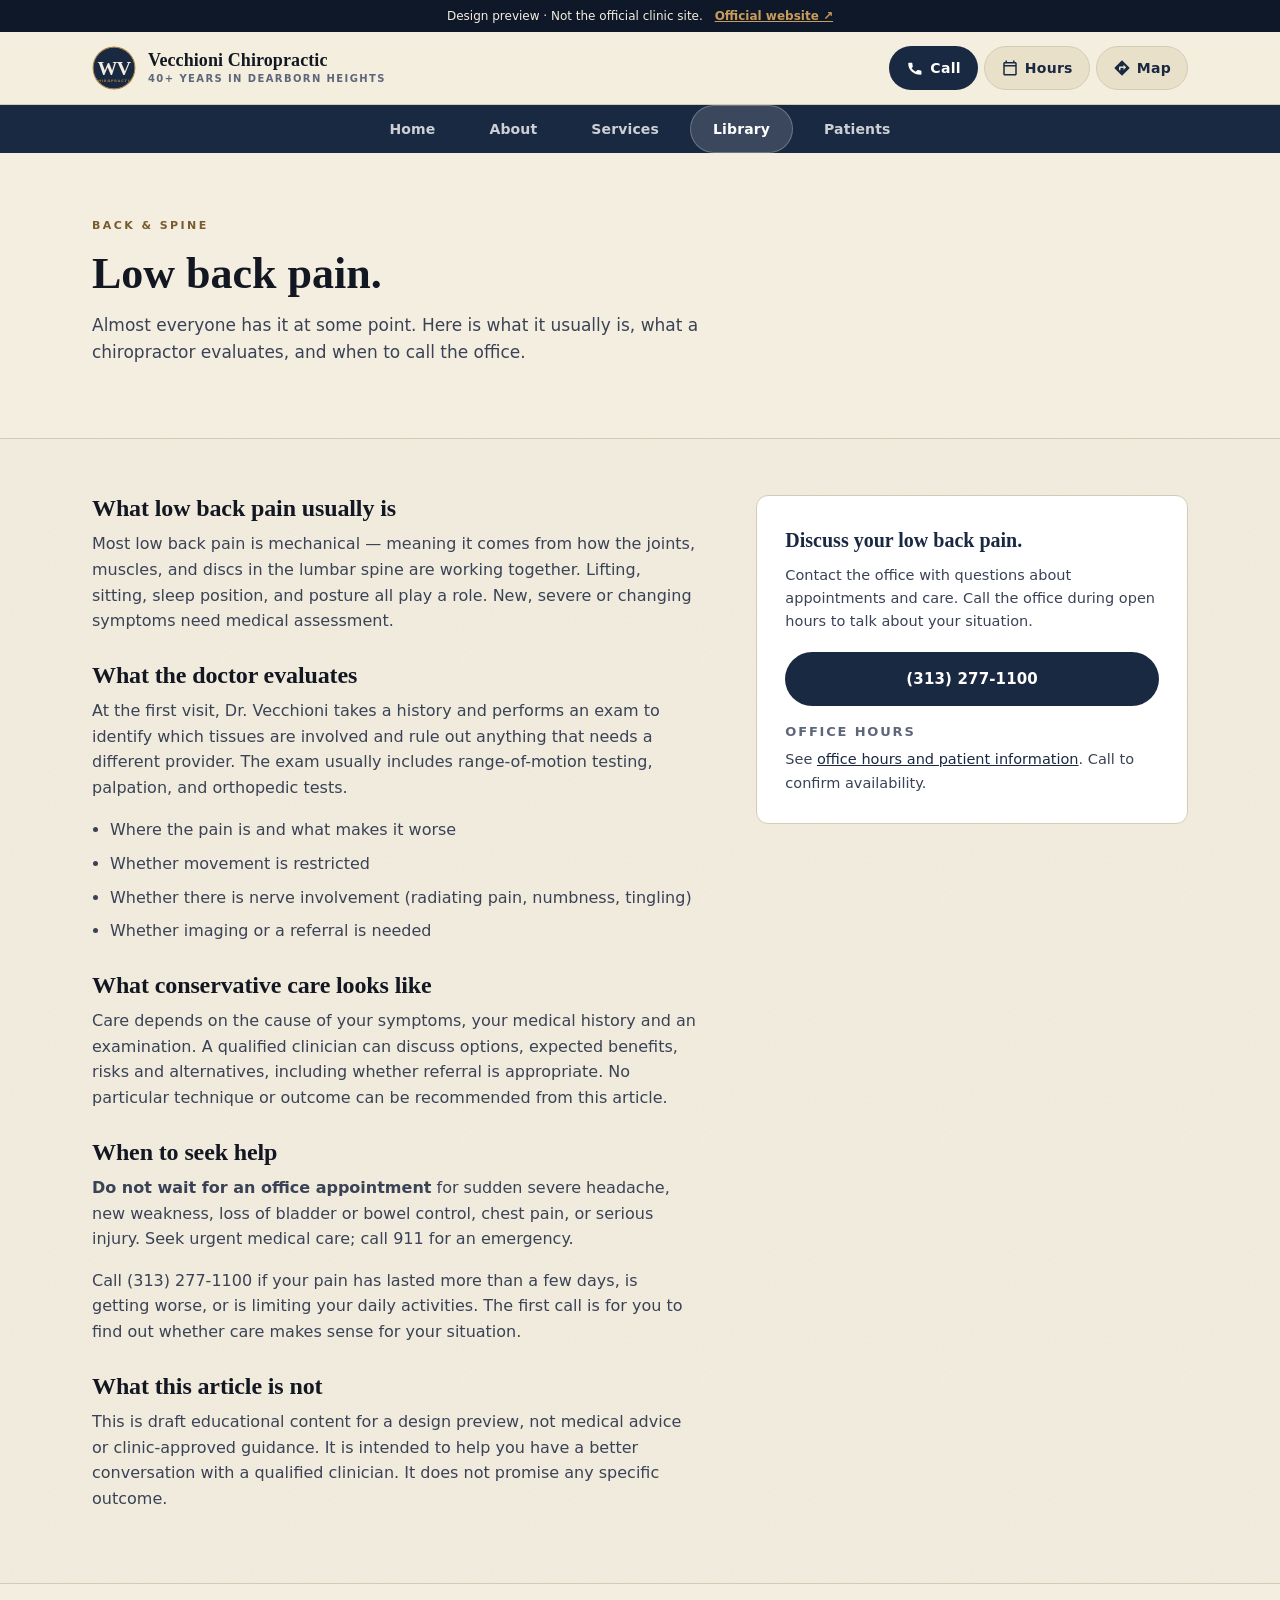
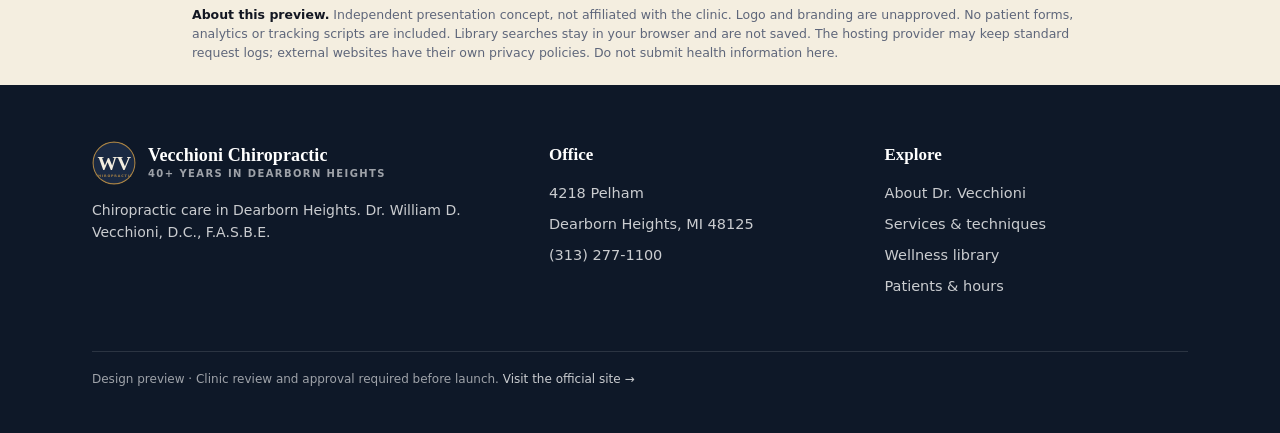
<file: library-back.html>
<!DOCTYPE html>
<html lang="en">
<head>
<meta charset="UTF-8" />
<meta name="viewport" content="width=device-width, initial-scale=1, viewport-fit=cover" />
<meta name="theme-color" content="#1a2942" />
<meta name="robots" content="noindex, nofollow" />
<meta name="description" content="Unsolicited portfolio demo — patient education article about low back pain from Vecchioni Chiropractic. Educational, not medical advice." />
<title>Low Back Pain — Wellness Library</title>
<link rel="icon" href="assets/wv-monogram.svg" type="image/svg+xml" />
<link rel="stylesheet" href="assets/site.css" />
</head>
<body data-page="library">
<a class="skip-link" href="#main">Skip to main content</a>

<aside class="demo-banner"><span>Design preview · Not the official clinic site.</span> <a href="https://vecchionichiropractic.com/">Official website ↗</a></aside>

<header class="top">
  <div class="wrap">
    <a class="brand" href="index.html" aria-label="Vecchioni Chiropractic, home">
      <img class="mark" src="assets/wv-monogram.svg" alt="Vecchioni Chiropractic" width="44" height="44" />
      <span class="name">Vecchioni Chiropractic<small>40+ years in Dearborn Heights</small></span>
    </a>
    <nav class="header-icons" aria-label="Primary actions">
      <a class="hi primary" href="tel:+13132771100" aria-label="Call (313) 277-1100">
        <svg viewBox="0 0 24 24" aria-hidden="true"><path fill="currentColor" d="M6.6 10.8c1.4 2.7 3.6 4.9 6.3 6.3l2.1-2.1c.3-.3.7-.4 1-.2 1.1.4 2.4.6 3.6.6.6 0 1 .4 1 1V20c0 .6-.4 1-1 1C9.6 21 3 14.4 3 6c0-.6.4-1 1-1h3.5c.6 0 1 .4 1 1 0 1.3.2 2.5.6 3.6.1.4 0 .7-.2 1l-2.3 2.2z"/></svg>
        <span>Call</span>
      </a>
      <a class="hi" href="patient-resources.html" aria-label="Office hours and appointment information">
        <svg viewBox="0 0 24 24" aria-hidden="true"><path fill="currentColor" d="M19 4h-1V2h-2v2H8V2H6v2H5c-1.1 0-2 .9-2 2v14c0 1.1.9 2 2 2h14c1.1 0 2-.9 2-2V6c0-1.1-.9-2-2-2zm0 16H5V10h14v10zM5 8V6h14v2H5z"/></svg>
        <span>Hours</span>
      </a>
      <a class="hi" href="https://maps.google.com/?q=4218+Pelham+Dearborn+Heights+MI+48125" rel="noopener" aria-label="Directions">
        <svg viewBox="0 0 24 24" aria-hidden="true"><path fill="currentColor" d="M21.7 11.3l-9-9c-.4-.4-1-.4-1.4 0l-9 9c-.4.4-.4 1 0 1.4l9 9c.4.4 1 .4 1.4 0l9-9c.4-.4.4-1 0-1.4zM14 14.5V12h-4v3H8v-4c0-.6.4-1 1-1h5V7.5l3.5 3.5-3.5 3.5z"/></svg>
        <span>Map</span>
      </a>
    </nav>
  </div>
</header>

<nav class="topnav" aria-label="Sections">
  <div class="wrap">
    <a href="index.html" data-nav="home">Home</a>
    <a href="meet-the-doctor.html" data-nav="about">About</a>
    <a href="services.html" data-nav="services">Services</a>
    <a href="library-index.html" data-nav="library" aria-current="location">Library</a>
    <a href="patient-resources.html" data-nav="patients">Patients</a>
  </div>
</nav>

<main id="main" tabindex="-1">

<section class="topic-hero">
  <div class="wrap">
    <p class="eyebrow">Back &amp; spine</p>
    <h1>Low back pain.</h1>
    <p class="lede">Almost everyone has it at some point. Here is what it usually is, what a chiropractor evaluates, and when to call the office.</p>
  </div>
</section>

<section class="topic-body">
  <div class="wrap">
    <article>
      <h2>What low back pain usually is</h2>
      <p>Most low back pain is mechanical — meaning it comes from how the joints, muscles, and discs in the lumbar spine are working together. Lifting, sitting, sleep position, and posture all play a role. New, severe or changing symptoms need medical assessment.</p>

      <h2>What the doctor evaluates</h2>
      <p>At the first visit, Dr. Vecchioni takes a history and performs an exam to identify which tissues are involved and rule out anything that needs a different provider. The exam usually includes range-of-motion testing, palpation, and orthopedic tests.</p>
      <ul>
        <li>Where the pain is and what makes it worse</li>
        <li>Whether movement is restricted</li>
        <li>Whether there is nerve involvement (radiating pain, numbness, tingling)</li>
        <li>Whether imaging or a referral is needed</li>
      </ul>

      <h2>What conservative care looks like</h2>
      <p>Care depends on the cause of your symptoms, your medical history and an examination. A qualified clinician can discuss options, expected benefits, risks and alternatives, including whether referral is appropriate. No particular technique or outcome can be recommended from this article.</p>

      <h2>When to seek help</h2><p><strong>Do not wait for an office appointment</strong> for sudden severe headache, new weakness, loss of bladder or bowel control, chest pain, or serious injury. Seek urgent medical care; call 911 for an emergency.</p>
      <p>Call (313) 277-1100 if your pain has lasted more than a few days, is getting worse, or is limiting your daily activities. The first call is for you to find out whether care makes sense for your situation.</p>

      <h2>What this article is not</h2>
      <p>This is draft educational content for a design preview, not medical advice or clinic-approved guidance. It is intended to help you have a better conversation with a qualified clinician. It does not promise any specific outcome.</p>
    </article>

    <aside class="aside">
      <h3>Discuss your low back pain.</h3>
      <p>Contact the office with questions about appointments and care. Call the office during open hours to talk about your situation.</p>
      <a class="btn btn-call" href="tel:+13132771100" style="width:100%; justify-content:center;">(313) 277-1100</a>
      <p style="margin: 16px 0 6px; font-size: 13px; font-weight: 700; letter-spacing: .14em; text-transform: uppercase; color: var(--c-muted);">Office hours</p>
      <p style="margin: 0; font-size: 14.5px;">See <a href="patient-resources.html">office hours and patient information</a>. Call to confirm availability.</p>
    </aside>
  </div>
</section>

</main>


<aside class="privacy-strip" id="preview-notice"><div class="wrap"><strong>About this preview.</strong> Independent presentation concept, not affiliated with the clinic. Logo and branding are unapproved. No patient forms, analytics or tracking scripts are included. Library searches stay in your browser and are not saved. The hosting provider may keep standard request logs; external websites have their own privacy policies. Do not submit health information here.</div></aside>

<footer>
  <div class="wrap">
    <div>
      <a class="brand" href="index.html" style="margin-bottom: 14px;">
        <img class="mark" src="assets/wv-monogram.svg" alt="" width="44" height="44" />
        <span class="name">Vecchioni Chiropractic<small>40+ years in Dearborn Heights</small></span>
      </a>
      <p style="margin: 14px 0 0; font-size: 14px;">Chiropractic care in Dearborn Heights. Dr. William D. Vecchioni, D.C., F.A.S.B.E.</p>
    </div>
    <div>
      <h4>Office</h4>
      <ul>
        <li>4218 Pelham</li>
        <li>Dearborn Heights, MI 48125</li>
        <li><a href="tel:+13132771100">(313) 277-1100</a></li>
      </ul>
    </div>
    <div>
      <h4>Explore</h4>
      <ul>
        <li><a href="meet-the-doctor.html">About Dr. Vecchioni</a></li>
        <li><a href="services.html">Services &amp; techniques</a></li>
        <li><a href="library-index.html">Wellness library</a></li>
        <li><a href="patient-resources.html">Patients &amp; hours</a></li>
      </ul>
    </div>
    <p class="small">Design preview · Clinic review and approval required before launch. <a href="https://vecchionichiropractic.com/">Visit the official site →</a></p>
  </div>
</footer>

</body>
</html>
</file>
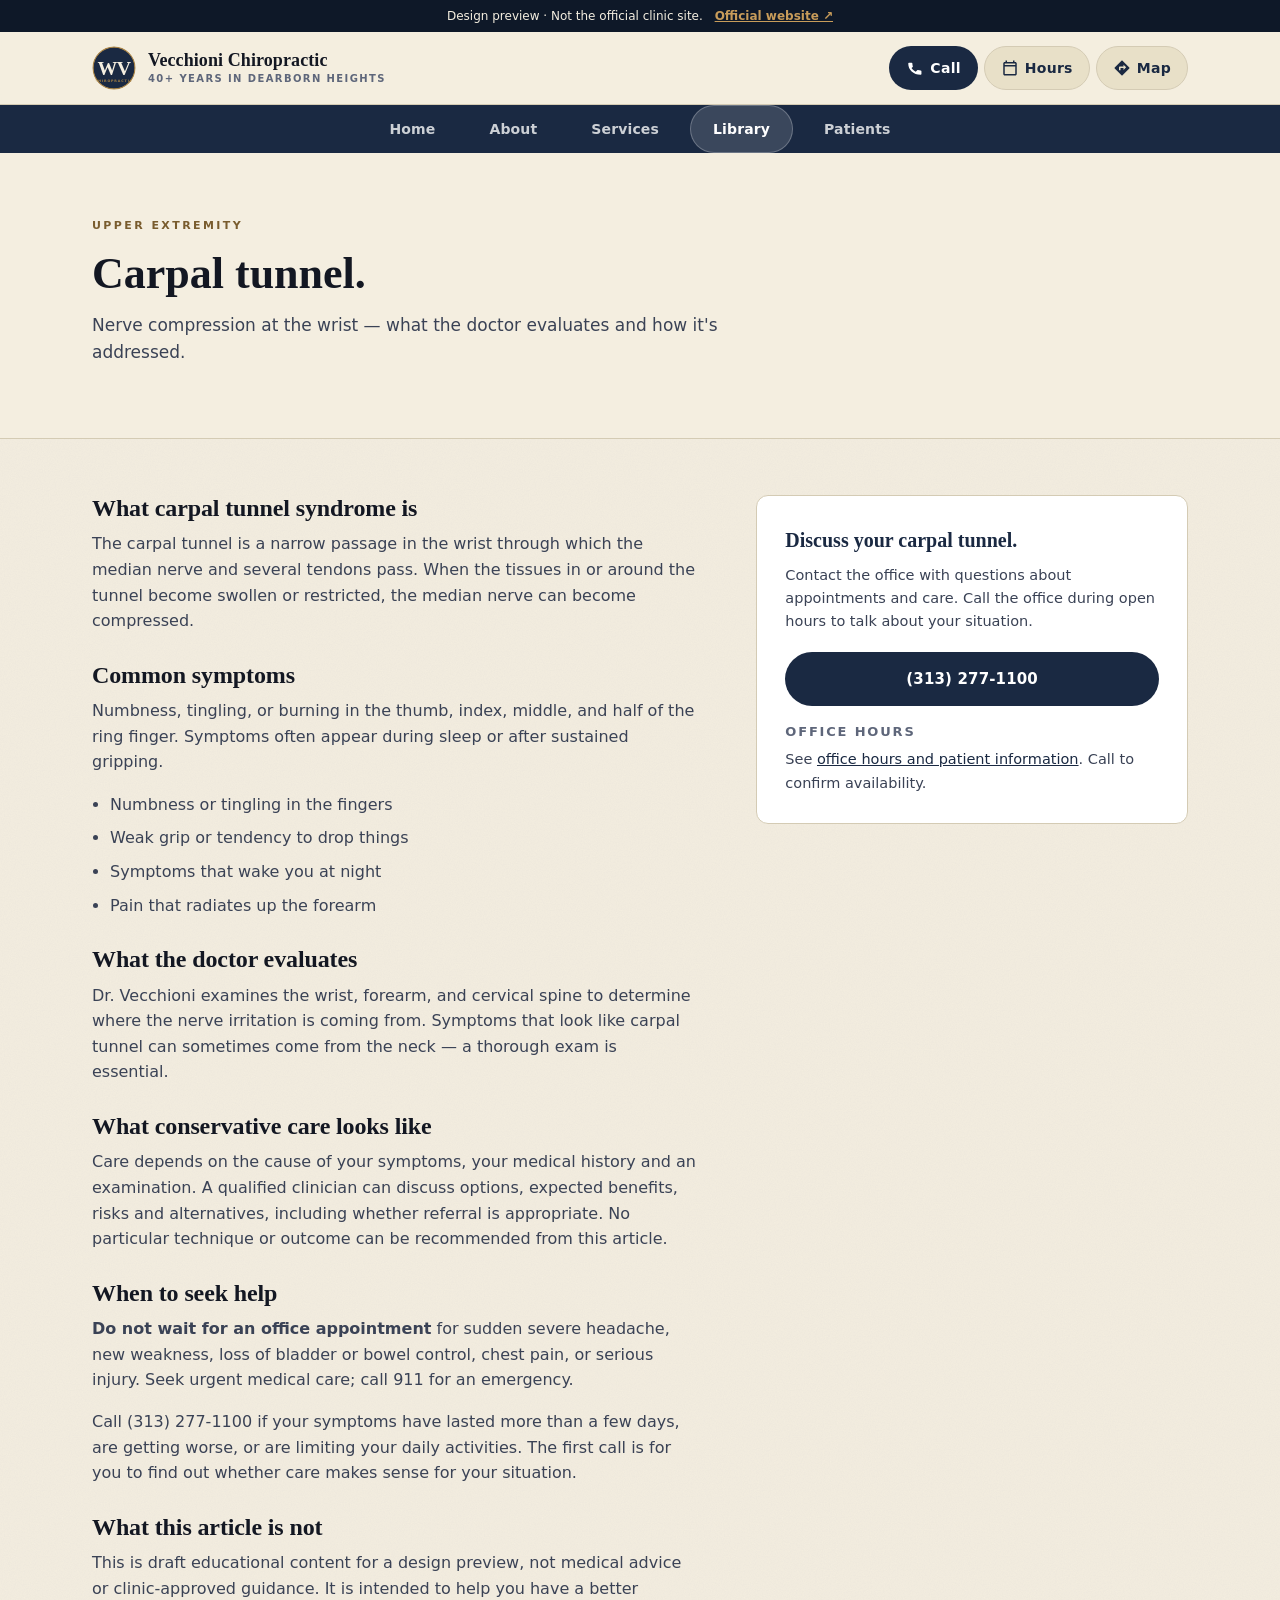
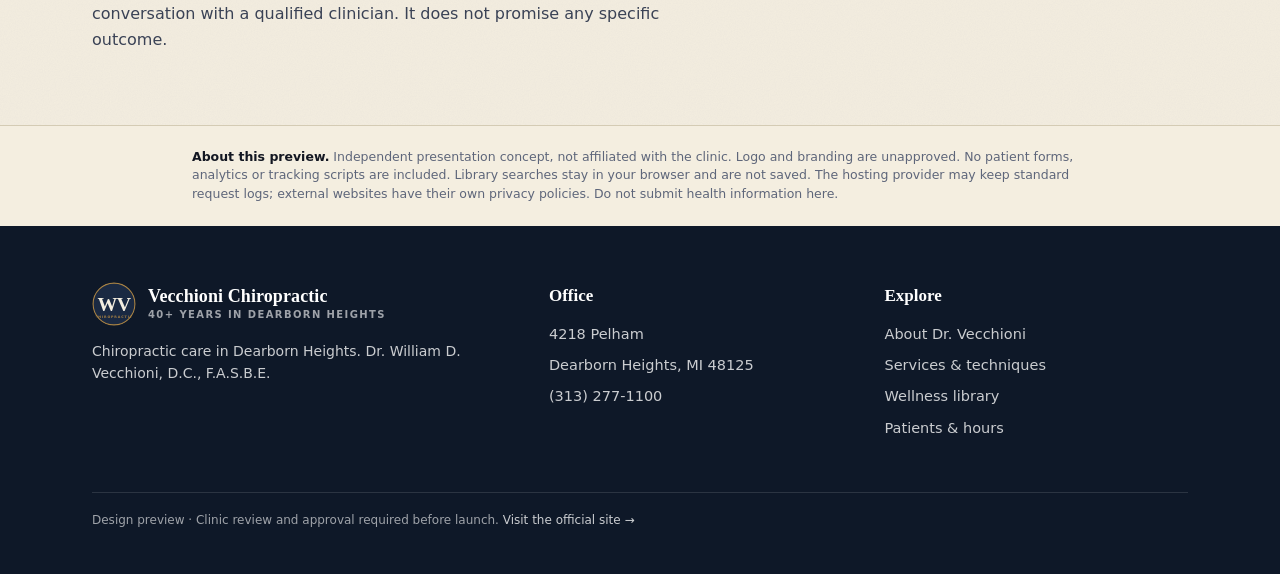
<file: library-carpal.html>
<!DOCTYPE html>
<html lang="en">
<head>
<meta charset="UTF-8" />
<meta name="viewport" content="width=device-width, initial-scale=1, viewport-fit=cover" />
<meta name="theme-color" content="#1a2942" />
<meta name="robots" content="noindex, nofollow" />
<meta name="description" content="Unsolicited portfolio demo — patient education article about {topic_dash} from Vecchioni Chiropractic. Educational, not medical advice." />
<title>{topic_title} — Wellness Library</title>
<link rel="icon" href="assets/wv-monogram.svg" type="image/svg+xml" />
<link rel="stylesheet" href="assets/site.css" />
</head>
<body data-page="library">
<a class="skip-link" href="#main">Skip to main content</a>

<aside class="demo-banner"><span>Design preview · Not the official clinic site.</span> <a href="https://vecchionichiropractic.com/">Official website ↗</a></aside>

<header class="top">
  <div class="wrap">
    <a class="brand" href="index.html" aria-label="Vecchioni Chiropractic, home">
      <img class="mark" src="assets/wv-monogram.svg" alt="Vecchioni Chiropractic" width="44" height="44" />
      <span class="name">Vecchioni Chiropractic<small>40+ years in Dearborn Heights</small></span>
    </a>
    <nav class="header-icons" aria-label="Primary actions">
      <a class="hi primary" href="tel:+13132771100" aria-label="Call (313) 277-1100">
        <svg viewBox="0 0 24 24" aria-hidden="true"><path fill="currentColor" d="M6.6 10.8c1.4 2.7 3.6 4.9 6.3 6.3l2.1-2.1c.3-.3.7-.4 1-.2 1.1.4 2.4.6 3.6.6.6 0 1 .4 1 1V20c0 .6-.4 1-1 1C9.6 21 3 14.4 3 6c0-.6.4-1 1-1h3.5c.6 0 1 .4 1 1 0 1.3.2 2.5.6 3.6.1.4 0 .7-.2 1l-2.3 2.2z"/></svg>
        <span>Call</span>
      </a>
      <a class="hi" href="patient-resources.html" aria-label="Office hours and appointment information">
        <svg viewBox="0 0 24 24" aria-hidden="true"><path fill="currentColor" d="M19 4h-1V2h-2v2H8V2H6v2H5c-1.1 0-2 .9-2 2v14c0 1.1.9 2 2 2h14c1.1 0 2-.9 2-2V6c0-1.1-.9-2-2-2zm0 16H5V10h14v10zM5 8V6h14v2H5z"/></svg>
        <span>Hours</span>
      </a>
      <a class="hi" href="https://maps.google.com/?q=4218+Pelham+Dearborn+Heights+MI+48125" rel="noopener" aria-label="Directions">
        <svg viewBox="0 0 24 24" aria-hidden="true"><path fill="currentColor" d="M21.7 11.3l-9-9c-.4-.4-1-.4-1.4 0l-9 9c-.4.4-.4 1 0 1.4l9 9c.4.4 1 .4 1.4 0l9-9c.4-.4.4-1 0-1.4zM14 14.5V12h-4v3H8v-4c0-.6.4-1 1-1h5V7.5l3.5 3.5-3.5 3.5z"/></svg>
        <span>Map</span>
      </a>
    </nav>
  </div>
</header>

<nav class="topnav" aria-label="Sections">
  <div class="wrap">
    <a href="index.html" data-nav="home">Home</a>
    <a href="meet-the-doctor.html" data-nav="about">About</a>
    <a href="services.html" data-nav="services">Services</a>
    <a href="library-index.html" data-nav="library" aria-current="location">Library</a>
    <a href="patient-resources.html" data-nav="patients">Patients</a>
  </div>
</nav>

<main id="main" tabindex="-1">

<section class="topic-hero">
  <div class="wrap">
    <p class="eyebrow">Upper extremity</p>
    <h1>Carpal tunnel.</h1>
    <p class="lede">Nerve compression at the wrist — what the doctor evaluates and how it's addressed.</p>
  </div>
</section>

<section class="topic-body">
  <div class="wrap">
    <article>
      <h2>What carpal tunnel syndrome is</h2>
      <p>The carpal tunnel is a narrow passage in the wrist through which the median nerve and several tendons pass. When the tissues in or around the tunnel become swollen or restricted, the median nerve can become compressed.</p>
      <h2>Common symptoms</h2>
      <p>Numbness, tingling, or burning in the thumb, index, middle, and half of the ring finger. Symptoms often appear during sleep or after sustained gripping.</p><ul><li>Numbness or tingling in the fingers</li><li>Weak grip or tendency to drop things</li><li>Symptoms that wake you at night</li><li>Pain that radiates up the forearm</li></ul>
      <h2>What the doctor evaluates</h2>
      <p>Dr. Vecchioni examines the wrist, forearm, and cervical spine to determine where the nerve irritation is coming from. Symptoms that look like carpal tunnel can sometimes come from the neck — a thorough exam is essential.</p>
      <h2>What conservative care looks like</h2>
      <p>Care depends on the cause of your symptoms, your medical history and an examination. A qualified clinician can discuss options, expected benefits, risks and alternatives, including whether referral is appropriate. No particular technique or outcome can be recommended from this article.</p>
      <h2>When to seek help</h2><p><strong>Do not wait for an office appointment</strong> for sudden severe headache, new weakness, loss of bladder or bowel control, chest pain, or serious injury. Seek urgent medical care; call 911 for an emergency.</p>
      <p>Call (313) 277-1100 if your symptoms have lasted more than a few days, are getting worse, or are limiting your daily activities. The first call is for you to find out whether care makes sense for your situation.</p>
      <h2>What this article is not</h2>
      <p>This is draft educational content for a design preview, not medical advice or clinic-approved guidance. It is intended to help you have a better conversation with a qualified clinician. It does not promise any specific outcome.</p>
    </article>

    <aside class="aside">
      <h3>Discuss your carpal tunnel.</h3>
      <p>Contact the office with questions about appointments and care. Call the office during open hours to talk about your situation.</p>
      <a class="btn btn-call" href="tel:+13132771100" style="width:100%; justify-content:center;">(313) 277-1100</a>
      <p style="margin: 16px 0 6px; font-size: 13px; font-weight: 700; letter-spacing: .14em; text-transform: uppercase; color: var(--c-muted);">Office hours</p>
      <p style="margin: 0; font-size: 14.5px;">See <a href="patient-resources.html">office hours and patient information</a>. Call to confirm availability.</p>
    </aside>
</main>


<aside class="privacy-strip" id="preview-notice"><div class="wrap"><strong>About this preview.</strong> Independent presentation concept, not affiliated with the clinic. Logo and branding are unapproved. No patient forms, analytics or tracking scripts are included. Library searches stay in your browser and are not saved. The hosting provider may keep standard request logs; external websites have their own privacy policies. Do not submit health information here.</div></aside>

<footer>
  <div class="wrap">
    <div>
      <a class="brand" href="index.html" style="margin-bottom: 14px;">
        <img class="mark" src="assets/wv-monogram.svg" alt="" width="44" height="44" />
        <span class="name">Vecchioni Chiropractic<small>40+ years in Dearborn Heights</small></span>
      </a>
      <p style="margin: 14px 0 0; font-size: 14px;">Chiropractic care in Dearborn Heights. Dr. William D. Vecchioni, D.C., F.A.S.B.E.</p>
    </div>
    <div>
      <h4>Office</h4>
      <ul>
        <li>4218 Pelham</li>
        <li>Dearborn Heights, MI 48125</li>
        <li><a href="tel:+13132771100">(313) 277-1100</a></li>
      </ul>
    </div>
    <div>
      <h4>Explore</h4>
      <ul>
        <li><a href="meet-the-doctor.html">About Dr. Vecchioni</a></li>
        <li><a href="services.html">Services &amp; techniques</a></li>
        <li><a href="library-index.html">Wellness library</a></li>
        <li><a href="patient-resources.html">Patients &amp; hours</a></li>
      </ul>
    </div>
    <p class="small">Design preview · Clinic review and approval required before launch. <a href="https://vecchionichiropractic.com/">Visit the official site →</a></p>
  </div>
</footer>

</body>
</html>
</file>
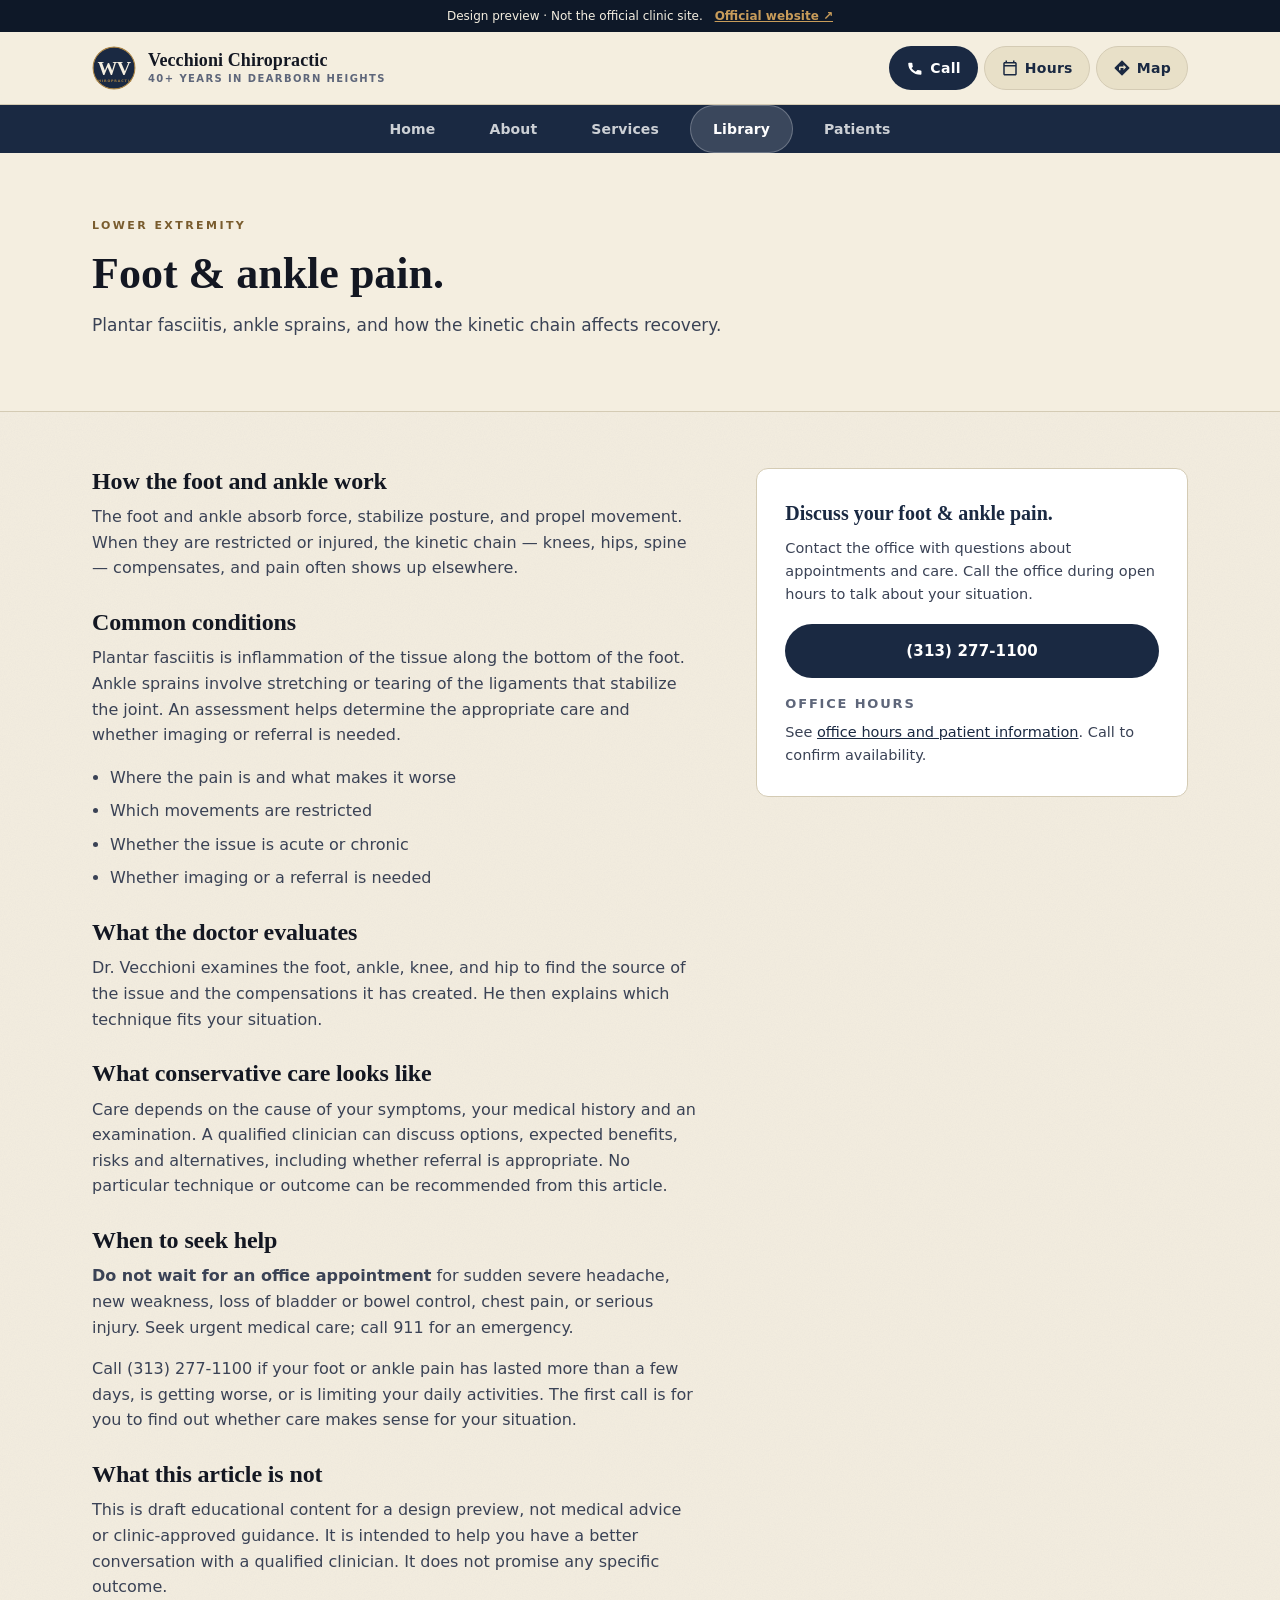
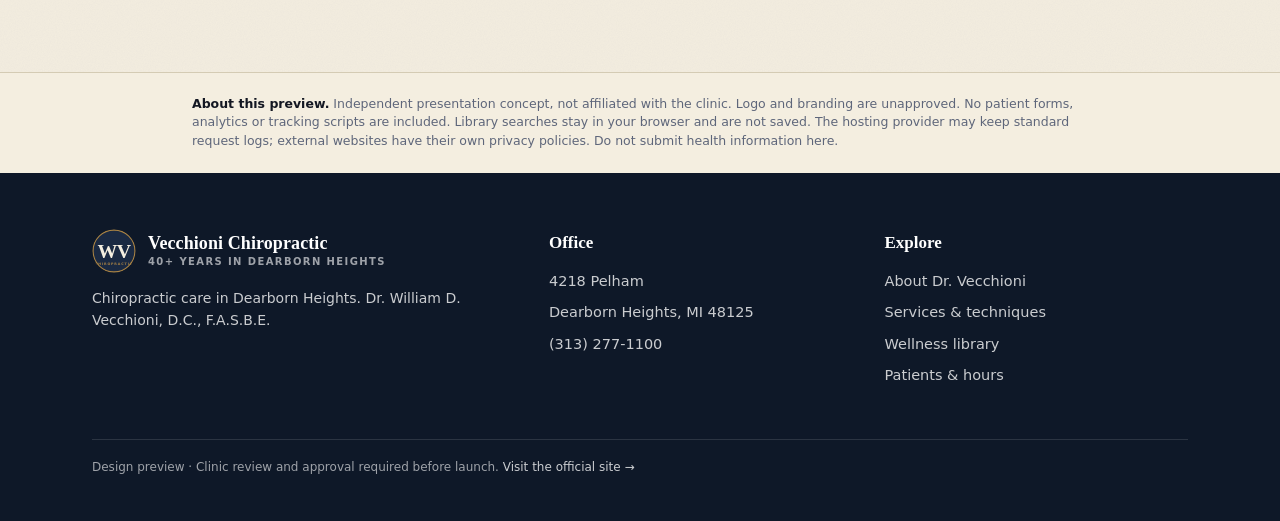
<file: library-foot.html>
<!DOCTYPE html>
<html lang="en">
<head>
<meta charset="UTF-8" />
<meta name="viewport" content="width=device-width, initial-scale=1, viewport-fit=cover" />
<meta name="theme-color" content="#1a2942" />
<meta name="robots" content="noindex, nofollow" />
<meta name="description" content="Unsolicited portfolio demo — patient education article about {topic_dash} from Vecchioni Chiropractic. Educational, not medical advice." />
<title>{topic_title} — Wellness Library</title>
<link rel="icon" href="assets/wv-monogram.svg" type="image/svg+xml" />
<link rel="stylesheet" href="assets/site.css" />
</head>
<body data-page="library">
<a class="skip-link" href="#main">Skip to main content</a>

<aside class="demo-banner"><span>Design preview · Not the official clinic site.</span> <a href="https://vecchionichiropractic.com/">Official website ↗</a></aside>

<header class="top">
  <div class="wrap">
    <a class="brand" href="index.html" aria-label="Vecchioni Chiropractic, home">
      <img class="mark" src="assets/wv-monogram.svg" alt="Vecchioni Chiropractic" width="44" height="44" />
      <span class="name">Vecchioni Chiropractic<small>40+ years in Dearborn Heights</small></span>
    </a>
    <nav class="header-icons" aria-label="Primary actions">
      <a class="hi primary" href="tel:+13132771100" aria-label="Call (313) 277-1100">
        <svg viewBox="0 0 24 24" aria-hidden="true"><path fill="currentColor" d="M6.6 10.8c1.4 2.7 3.6 4.9 6.3 6.3l2.1-2.1c.3-.3.7-.4 1-.2 1.1.4 2.4.6 3.6.6.6 0 1 .4 1 1V20c0 .6-.4 1-1 1C9.6 21 3 14.4 3 6c0-.6.4-1 1-1h3.5c.6 0 1 .4 1 1 0 1.3.2 2.5.6 3.6.1.4 0 .7-.2 1l-2.3 2.2z"/></svg>
        <span>Call</span>
      </a>
      <a class="hi" href="patient-resources.html" aria-label="Office hours and appointment information">
        <svg viewBox="0 0 24 24" aria-hidden="true"><path fill="currentColor" d="M19 4h-1V2h-2v2H8V2H6v2H5c-1.1 0-2 .9-2 2v14c0 1.1.9 2 2 2h14c1.1 0 2-.9 2-2V6c0-1.1-.9-2-2-2zm0 16H5V10h14v10zM5 8V6h14v2H5z"/></svg>
        <span>Hours</span>
      </a>
      <a class="hi" href="https://maps.google.com/?q=4218+Pelham+Dearborn+Heights+MI+48125" rel="noopener" aria-label="Directions">
        <svg viewBox="0 0 24 24" aria-hidden="true"><path fill="currentColor" d="M21.7 11.3l-9-9c-.4-.4-1-.4-1.4 0l-9 9c-.4.4-.4 1 0 1.4l9 9c.4.4 1 .4 1.4 0l9-9c.4-.4.4-1 0-1.4zM14 14.5V12h-4v3H8v-4c0-.6.4-1 1-1h5V7.5l3.5 3.5-3.5 3.5z"/></svg>
        <span>Map</span>
      </a>
    </nav>
  </div>
</header>

<nav class="topnav" aria-label="Sections">
  <div class="wrap">
    <a href="index.html" data-nav="home">Home</a>
    <a href="meet-the-doctor.html" data-nav="about">About</a>
    <a href="services.html" data-nav="services">Services</a>
    <a href="library-index.html" data-nav="library" aria-current="location">Library</a>
    <a href="patient-resources.html" data-nav="patients">Patients</a>
  </div>
</nav>

<main id="main" tabindex="-1">

<section class="topic-hero">
  <div class="wrap">
    <p class="eyebrow">Lower extremity</p>
    <h1>Foot &amp; ankle pain.</h1>
    <p class="lede">Plantar fasciitis, ankle sprains, and how the kinetic chain affects recovery.</p>
  </div>
</section>

<section class="topic-body">
  <div class="wrap">
    <article>
      <h2>How the foot and ankle work</h2>
      <p>The foot and ankle absorb force, stabilize posture, and propel movement. When they are restricted or injured, the kinetic chain — knees, hips, spine — compensates, and pain often shows up elsewhere.</p>
      <h2>Common conditions</h2>
      <p>Plantar fasciitis is inflammation of the tissue along the bottom of the foot. Ankle sprains involve stretching or tearing of the ligaments that stabilize the joint. An assessment helps determine the appropriate care and whether imaging or referral is needed.</p><ul><li>Where the pain is and what makes it worse</li><li>Which movements are restricted</li><li>Whether the issue is acute or chronic</li><li>Whether imaging or a referral is needed</li></ul>
      <h2>What the doctor evaluates</h2>
      <p>Dr. Vecchioni examines the foot, ankle, knee, and hip to find the source of the issue and the compensations it has created. He then explains which technique fits your situation.</p>
      <h2>What conservative care looks like</h2>
      <p>Care depends on the cause of your symptoms, your medical history and an examination. A qualified clinician can discuss options, expected benefits, risks and alternatives, including whether referral is appropriate. No particular technique or outcome can be recommended from this article.</p>
      <h2>When to seek help</h2><p><strong>Do not wait for an office appointment</strong> for sudden severe headache, new weakness, loss of bladder or bowel control, chest pain, or serious injury. Seek urgent medical care; call 911 for an emergency.</p>
      <p>Call (313) 277-1100 if your foot or ankle pain has lasted more than a few days, is getting worse, or is limiting your daily activities. The first call is for you to find out whether care makes sense for your situation.</p>
      <h2>What this article is not</h2>
      <p>This is draft educational content for a design preview, not medical advice or clinic-approved guidance. It is intended to help you have a better conversation with a qualified clinician. It does not promise any specific outcome.</p>
    </article>

    <aside class="aside">
      <h3>Discuss your foot &amp; ankle pain.</h3>
      <p>Contact the office with questions about appointments and care. Call the office during open hours to talk about your situation.</p>
      <a class="btn btn-call" href="tel:+13132771100" style="width:100%; justify-content:center;">(313) 277-1100</a>
      <p style="margin: 16px 0 6px; font-size: 13px; font-weight: 700; letter-spacing: .14em; text-transform: uppercase; color: var(--c-muted);">Office hours</p>
      <p style="margin: 0; font-size: 14.5px;">See <a href="patient-resources.html">office hours and patient information</a>. Call to confirm availability.</p>
    </aside>
</main>


<aside class="privacy-strip" id="preview-notice"><div class="wrap"><strong>About this preview.</strong> Independent presentation concept, not affiliated with the clinic. Logo and branding are unapproved. No patient forms, analytics or tracking scripts are included. Library searches stay in your browser and are not saved. The hosting provider may keep standard request logs; external websites have their own privacy policies. Do not submit health information here.</div></aside>

<footer>
  <div class="wrap">
    <div>
      <a class="brand" href="index.html" style="margin-bottom: 14px;">
        <img class="mark" src="assets/wv-monogram.svg" alt="" width="44" height="44" />
        <span class="name">Vecchioni Chiropractic<small>40+ years in Dearborn Heights</small></span>
      </a>
      <p style="margin: 14px 0 0; font-size: 14px;">Chiropractic care in Dearborn Heights. Dr. William D. Vecchioni, D.C., F.A.S.B.E.</p>
    </div>
    <div>
      <h4>Office</h4>
      <ul>
        <li>4218 Pelham</li>
        <li>Dearborn Heights, MI 48125</li>
        <li><a href="tel:+13132771100">(313) 277-1100</a></li>
      </ul>
    </div>
    <div>
      <h4>Explore</h4>
      <ul>
        <li><a href="meet-the-doctor.html">About Dr. Vecchioni</a></li>
        <li><a href="services.html">Services &amp; techniques</a></li>
        <li><a href="library-index.html">Wellness library</a></li>
        <li><a href="patient-resources.html">Patients &amp; hours</a></li>
      </ul>
    </div>
    <p class="small">Design preview · Clinic review and approval required before launch. <a href="https://vecchionichiropractic.com/">Visit the official site →</a></p>
  </div>
</footer>

</body>
</html>
</file>
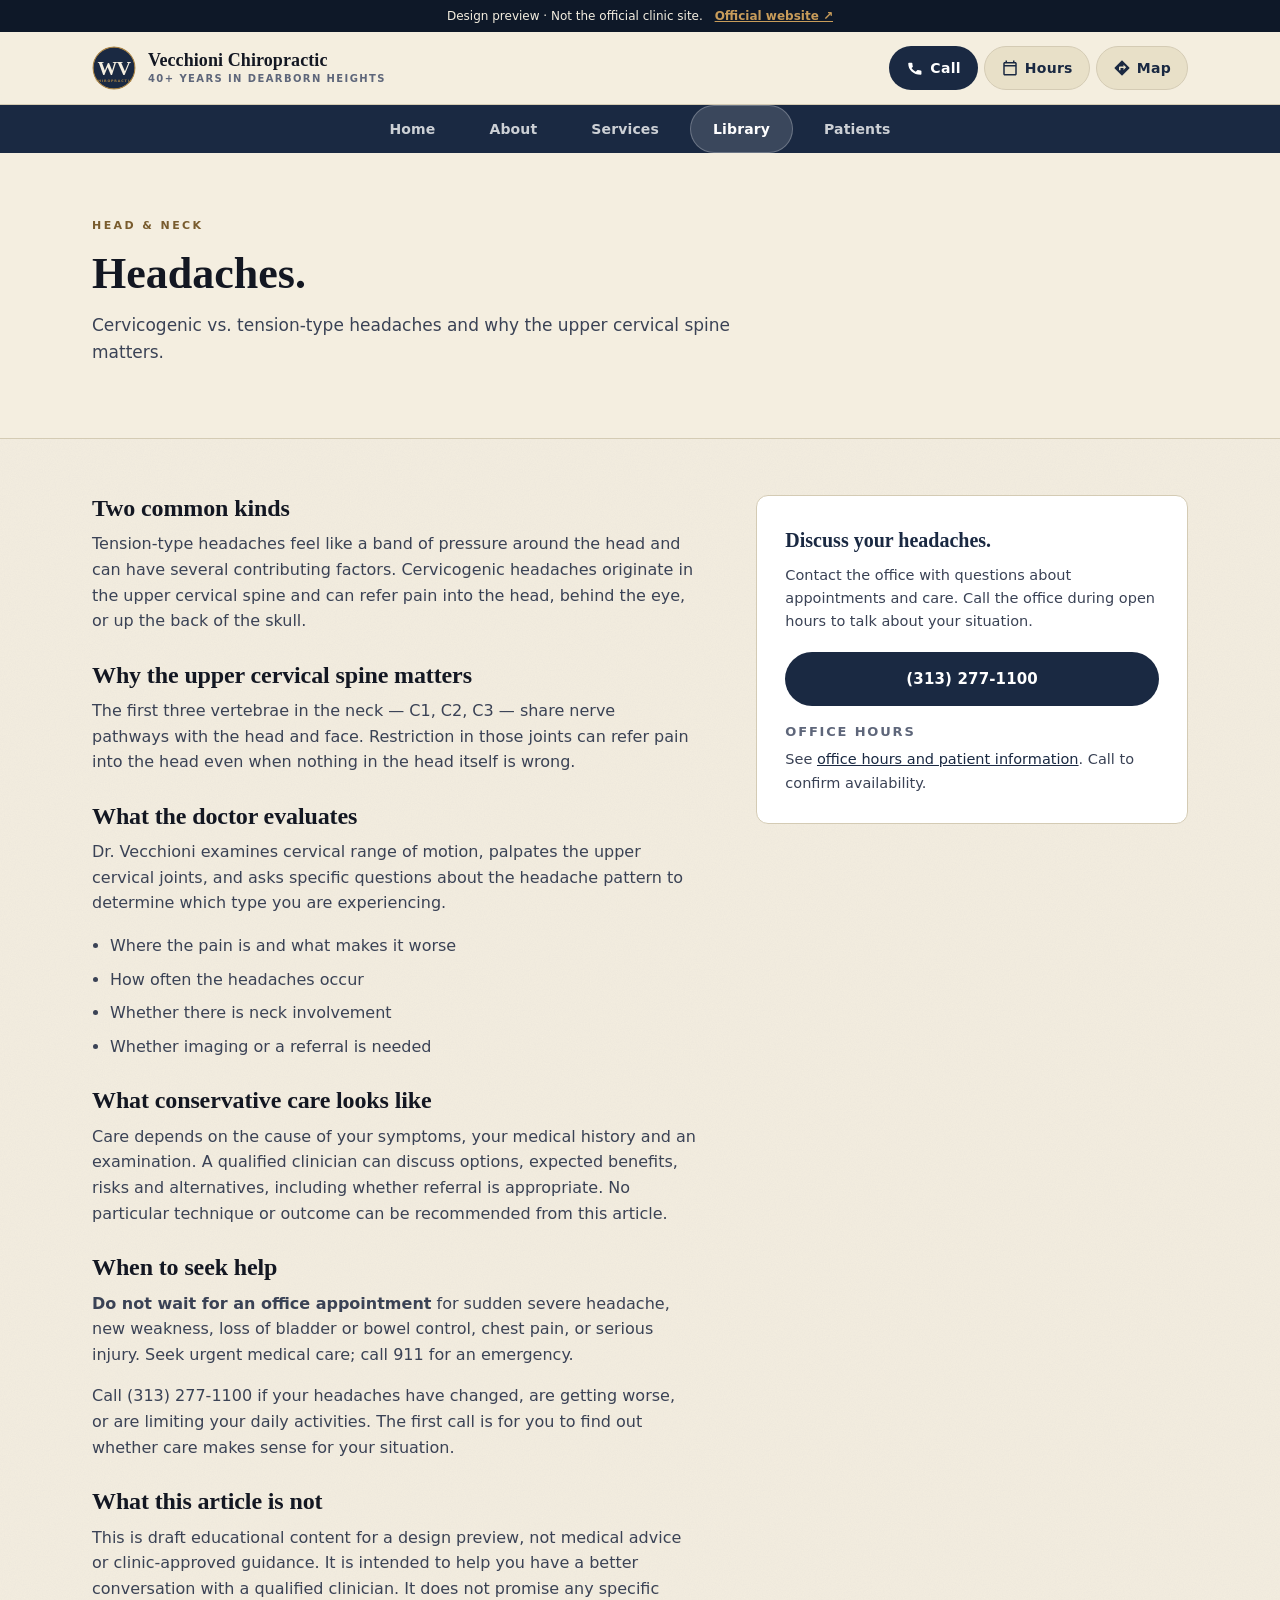
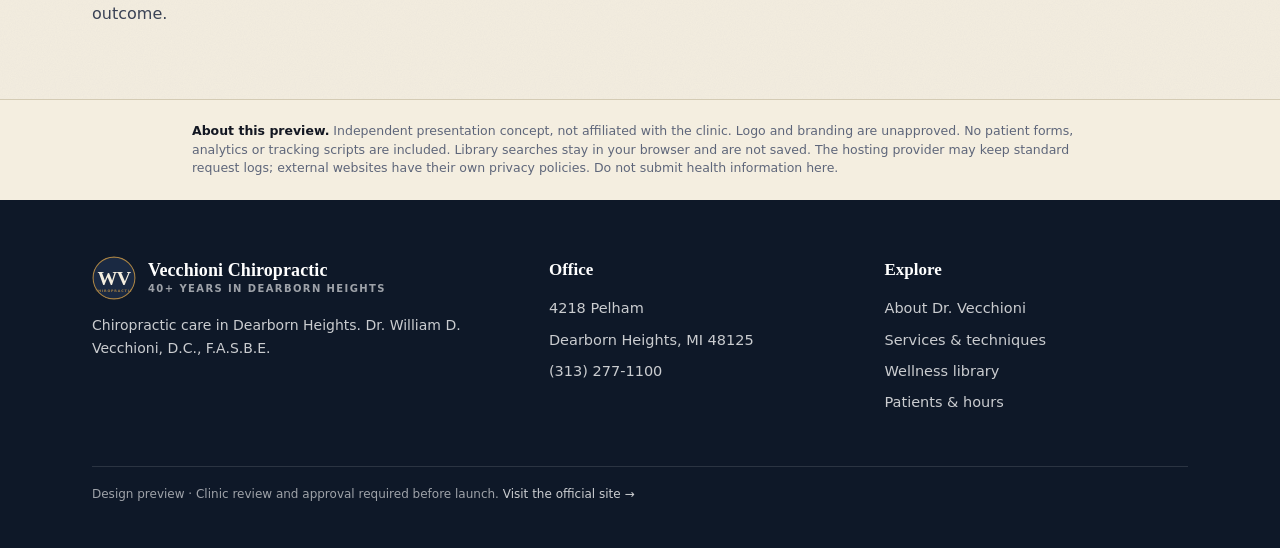
<file: library-headaches.html>
<!DOCTYPE html>
<html lang="en">
<head>
<meta charset="UTF-8" />
<meta name="viewport" content="width=device-width, initial-scale=1, viewport-fit=cover" />
<meta name="theme-color" content="#1a2942" />
<meta name="robots" content="noindex, nofollow" />
<meta name="description" content="Unsolicited portfolio demo — patient education article about {topic_dash} from Vecchioni Chiropractic. Educational, not medical advice." />
<title>{topic_title} — Wellness Library</title>
<link rel="icon" href="assets/wv-monogram.svg" type="image/svg+xml" />
<link rel="stylesheet" href="assets/site.css" />
</head>
<body data-page="library">
<a class="skip-link" href="#main">Skip to main content</a>

<aside class="demo-banner"><span>Design preview · Not the official clinic site.</span> <a href="https://vecchionichiropractic.com/">Official website ↗</a></aside>

<header class="top">
  <div class="wrap">
    <a class="brand" href="index.html" aria-label="Vecchioni Chiropractic, home">
      <img class="mark" src="assets/wv-monogram.svg" alt="Vecchioni Chiropractic" width="44" height="44" />
      <span class="name">Vecchioni Chiropractic<small>40+ years in Dearborn Heights</small></span>
    </a>
    <nav class="header-icons" aria-label="Primary actions">
      <a class="hi primary" href="tel:+13132771100" aria-label="Call (313) 277-1100">
        <svg viewBox="0 0 24 24" aria-hidden="true"><path fill="currentColor" d="M6.6 10.8c1.4 2.7 3.6 4.9 6.3 6.3l2.1-2.1c.3-.3.7-.4 1-.2 1.1.4 2.4.6 3.6.6.6 0 1 .4 1 1V20c0 .6-.4 1-1 1C9.6 21 3 14.4 3 6c0-.6.4-1 1-1h3.5c.6 0 1 .4 1 1 0 1.3.2 2.5.6 3.6.1.4 0 .7-.2 1l-2.3 2.2z"/></svg>
        <span>Call</span>
      </a>
      <a class="hi" href="patient-resources.html" aria-label="Office hours and appointment information">
        <svg viewBox="0 0 24 24" aria-hidden="true"><path fill="currentColor" d="M19 4h-1V2h-2v2H8V2H6v2H5c-1.1 0-2 .9-2 2v14c0 1.1.9 2 2 2h14c1.1 0 2-.9 2-2V6c0-1.1-.9-2-2-2zm0 16H5V10h14v10zM5 8V6h14v2H5z"/></svg>
        <span>Hours</span>
      </a>
      <a class="hi" href="https://maps.google.com/?q=4218+Pelham+Dearborn+Heights+MI+48125" rel="noopener" aria-label="Directions">
        <svg viewBox="0 0 24 24" aria-hidden="true"><path fill="currentColor" d="M21.7 11.3l-9-9c-.4-.4-1-.4-1.4 0l-9 9c-.4.4-.4 1 0 1.4l9 9c.4.4 1 .4 1.4 0l9-9c.4-.4.4-1 0-1.4zM14 14.5V12h-4v3H8v-4c0-.6.4-1 1-1h5V7.5l3.5 3.5-3.5 3.5z"/></svg>
        <span>Map</span>
      </a>
    </nav>
  </div>
</header>

<nav class="topnav" aria-label="Sections">
  <div class="wrap">
    <a href="index.html" data-nav="home">Home</a>
    <a href="meet-the-doctor.html" data-nav="about">About</a>
    <a href="services.html" data-nav="services">Services</a>
    <a href="library-index.html" data-nav="library" aria-current="location">Library</a>
    <a href="patient-resources.html" data-nav="patients">Patients</a>
  </div>
</nav>

<main id="main" tabindex="-1">

<section class="topic-hero">
  <div class="wrap">
    <p class="eyebrow">Head &amp; neck</p>
    <h1>Headaches.</h1>
    <p class="lede">Cervicogenic vs. tension-type headaches and why the upper cervical spine matters.</p>
  </div>
</section>

<section class="topic-body">
  <div class="wrap">
    <article>
      <h2>Two common kinds</h2>
      <p>Tension-type headaches feel like a band of pressure around the head and can have several contributing factors. Cervicogenic headaches originate in the upper cervical spine and can refer pain into the head, behind the eye, or up the back of the skull.</p>
      <h2>Why the upper cervical spine matters</h2>
      <p>The first three vertebrae in the neck — C1, C2, C3 — share nerve pathways with the head and face. Restriction in those joints can refer pain into the head even when nothing in the head itself is wrong.</p>
      <h2>What the doctor evaluates</h2>
      <p>Dr. Vecchioni examines cervical range of motion, palpates the upper cervical joints, and asks specific questions about the headache pattern to determine which type you are experiencing.</p><ul><li>Where the pain is and what makes it worse</li><li>How often the headaches occur</li><li>Whether there is neck involvement</li><li>Whether imaging or a referral is needed</li></ul>
      <h2>What conservative care looks like</h2>
      <p>Care depends on the cause of your symptoms, your medical history and an examination. A qualified clinician can discuss options, expected benefits, risks and alternatives, including whether referral is appropriate. No particular technique or outcome can be recommended from this article.</p>
      <h2>When to seek help</h2><p><strong>Do not wait for an office appointment</strong> for sudden severe headache, new weakness, loss of bladder or bowel control, chest pain, or serious injury. Seek urgent medical care; call 911 for an emergency.</p>
      <p>Call (313) 277-1100 if your headaches have changed, are getting worse, or are limiting your daily activities. The first call is for you to find out whether care makes sense for your situation.</p>
      <h2>What this article is not</h2>
      <p>This is draft educational content for a design preview, not medical advice or clinic-approved guidance. It is intended to help you have a better conversation with a qualified clinician. It does not promise any specific outcome.</p>
    </article>

    <aside class="aside">
      <h3>Discuss your headaches.</h3>
      <p>Contact the office with questions about appointments and care. Call the office during open hours to talk about your situation.</p>
      <a class="btn btn-call" href="tel:+13132771100" style="width:100%; justify-content:center;">(313) 277-1100</a>
      <p style="margin: 16px 0 6px; font-size: 13px; font-weight: 700; letter-spacing: .14em; text-transform: uppercase; color: var(--c-muted);">Office hours</p>
      <p style="margin: 0; font-size: 14.5px;">See <a href="patient-resources.html">office hours and patient information</a>. Call to confirm availability.</p>
    </aside>
</main>


<aside class="privacy-strip" id="preview-notice"><div class="wrap"><strong>About this preview.</strong> Independent presentation concept, not affiliated with the clinic. Logo and branding are unapproved. No patient forms, analytics or tracking scripts are included. Library searches stay in your browser and are not saved. The hosting provider may keep standard request logs; external websites have their own privacy policies. Do not submit health information here.</div></aside>

<footer>
  <div class="wrap">
    <div>
      <a class="brand" href="index.html" style="margin-bottom: 14px;">
        <img class="mark" src="assets/wv-monogram.svg" alt="" width="44" height="44" />
        <span class="name">Vecchioni Chiropractic<small>40+ years in Dearborn Heights</small></span>
      </a>
      <p style="margin: 14px 0 0; font-size: 14px;">Chiropractic care in Dearborn Heights. Dr. William D. Vecchioni, D.C., F.A.S.B.E.</p>
    </div>
    <div>
      <h4>Office</h4>
      <ul>
        <li>4218 Pelham</li>
        <li>Dearborn Heights, MI 48125</li>
        <li><a href="tel:+13132771100">(313) 277-1100</a></li>
      </ul>
    </div>
    <div>
      <h4>Explore</h4>
      <ul>
        <li><a href="meet-the-doctor.html">About Dr. Vecchioni</a></li>
        <li><a href="services.html">Services &amp; techniques</a></li>
        <li><a href="library-index.html">Wellness library</a></li>
        <li><a href="patient-resources.html">Patients &amp; hours</a></li>
      </ul>
    </div>
    <p class="small">Design preview · Clinic review and approval required before launch. <a href="https://vecchionichiropractic.com/">Visit the official site →</a></p>
  </div>
</footer>

</body>
</html>
</file>
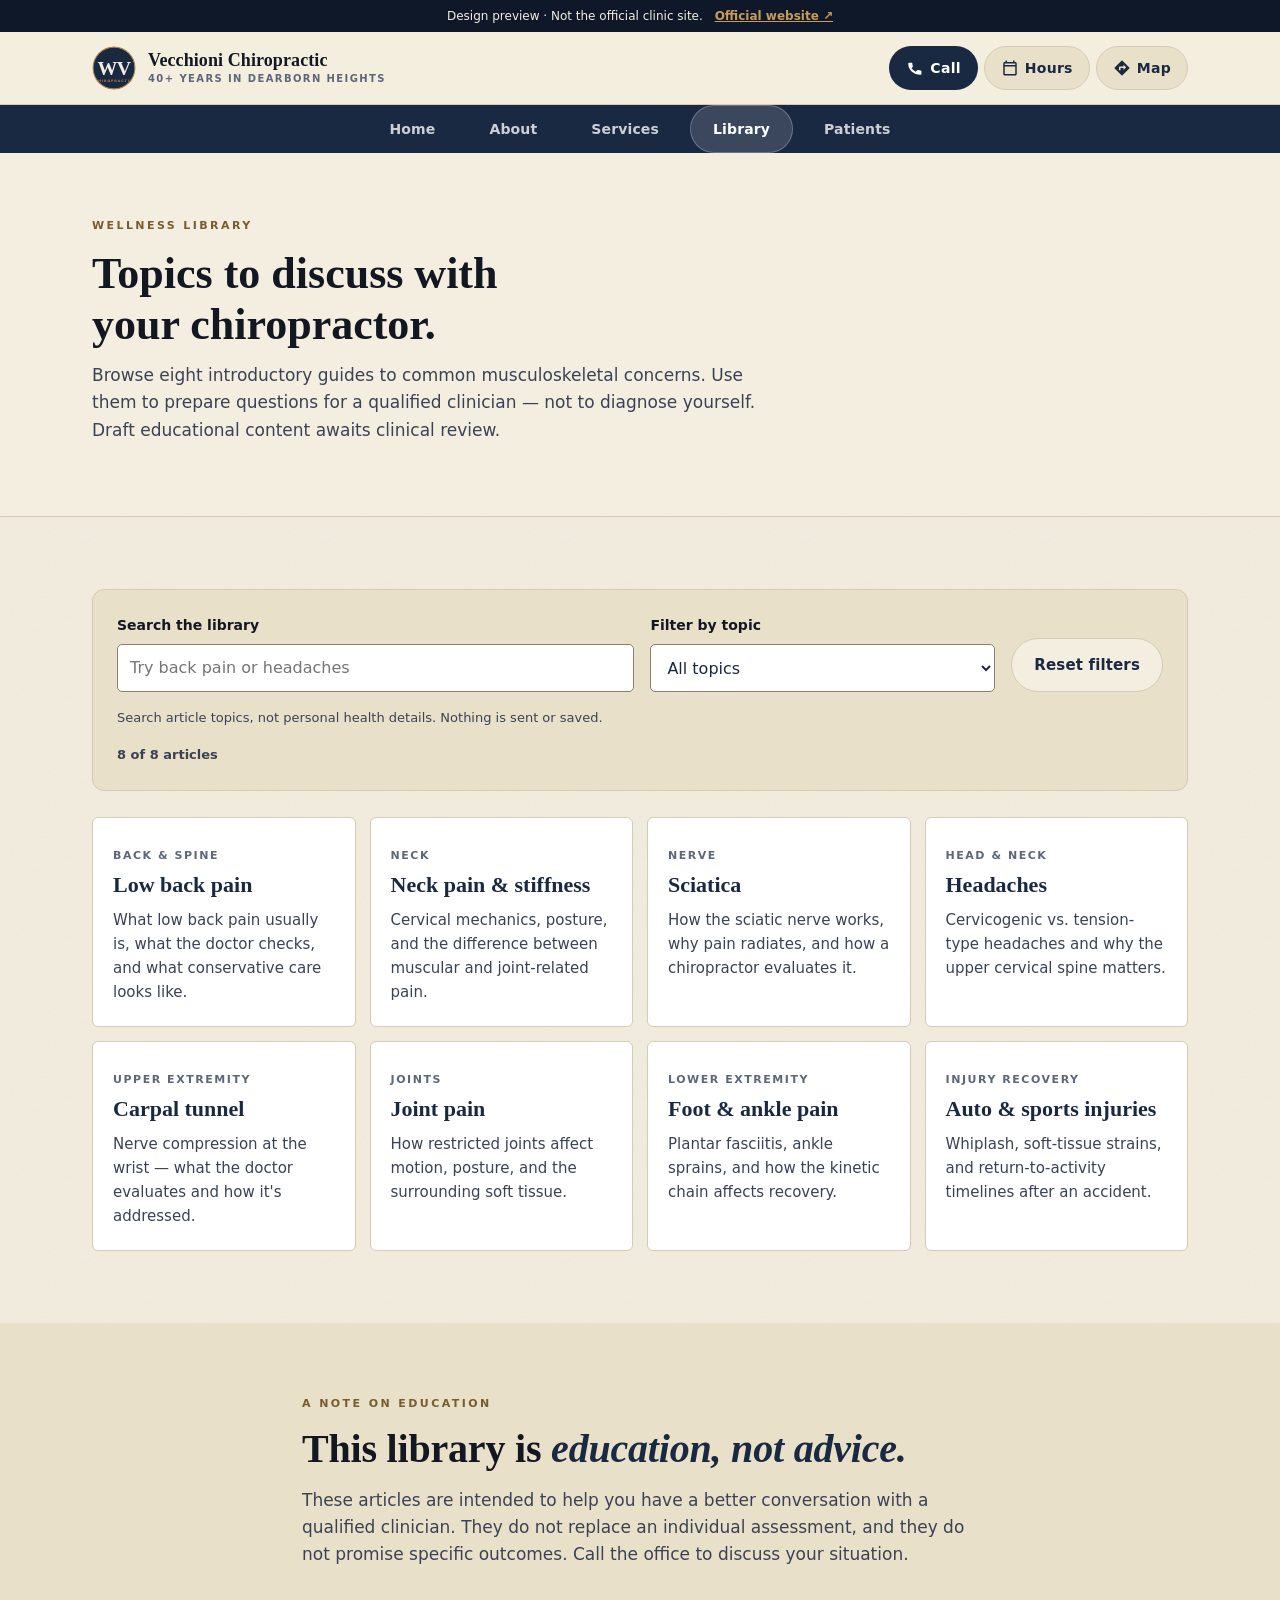
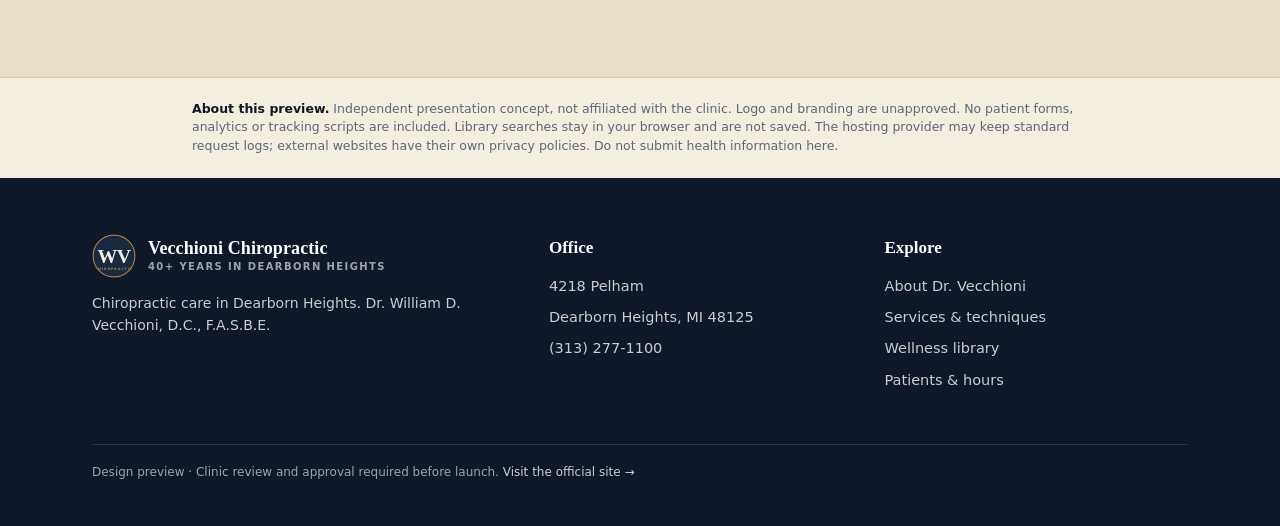
<file: library-index.html>
<!DOCTYPE html>
<html lang="en">
<head>
<meta charset="UTF-8" />
<meta name="viewport" content="width=device-width, initial-scale=1, viewport-fit=cover" />
<meta name="theme-color" content="#1a2942" />
<meta name="robots" content="noindex, nofollow" />
<meta name="description" content="Unsolicited portfolio demo — wellness library for Vecchioni Chiropractic patients. Topics include low back pain, neck pain, headaches, sciatica, carpal tunnel, joint pain and foot pain." />
<title>Wellness Library — Vecchioni Chiropractic</title>
<link rel="icon" href="assets/wv-monogram.svg" type="image/svg+xml" />
<link rel="stylesheet" href="assets/site.css" />
<script src="assets/site.js" defer></script>
</head>
<body data-page="library">
<a class="skip-link" href="#main">Skip to main content</a>

<aside class="demo-banner"><span>Design preview · Not the official clinic site.</span> <a href="https://vecchionichiropractic.com/">Official website ↗</a></aside>

<header class="top">
  <div class="wrap">
    <a class="brand" href="index.html" aria-label="Vecchioni Chiropractic, home">
      <img class="mark" src="assets/wv-monogram.svg" alt="Vecchioni Chiropractic" width="44" height="44" />
      <span class="name">Vecchioni Chiropractic<small>40+ years in Dearborn Heights</small></span>
    </a>
    <nav class="header-icons" aria-label="Primary actions">
      <a class="hi primary" href="tel:+13132771100" aria-label="Call (313) 277-1100">
        <svg viewBox="0 0 24 24" aria-hidden="true"><path fill="currentColor" d="M6.6 10.8c1.4 2.7 3.6 4.9 6.3 6.3l2.1-2.1c.3-.3.7-.4 1-.2 1.1.4 2.4.6 3.6.6.6 0 1 .4 1 1V20c0 .6-.4 1-1 1C9.6 21 3 14.4 3 6c0-.6.4-1 1-1h3.5c.6 0 1 .4 1 1 0 1.3.2 2.5.6 3.6.1.4 0 .7-.2 1l-2.3 2.2z"/></svg>
        <span>Call</span>
      </a>
      <a class="hi" href="patient-resources.html" aria-label="Office hours and appointment information">
        <svg viewBox="0 0 24 24" aria-hidden="true"><path fill="currentColor" d="M19 4h-1V2h-2v2H8V2H6v2H5c-1.1 0-2 .9-2 2v14c0 1.1.9 2 2 2h14c1.1 0 2-.9 2-2V6c0-1.1-.9-2-2-2zm0 16H5V10h14v10zM5 8V6h14v2H5z"/></svg>
        <span>Hours</span>
      </a>
      <a class="hi" href="https://maps.google.com/?q=4218+Pelham+Dearborn+Heights+MI+48125" rel="noopener" aria-label="Directions">
        <svg viewBox="0 0 24 24" aria-hidden="true"><path fill="currentColor" d="M21.7 11.3l-9-9c-.4-.4-1-.4-1.4 0l-9 9c-.4.4-.4 1 0 1.4l9 9c.4.4 1 .4 1.4 0l9-9c.4-.4.4-1 0-1.4zM14 14.5V12h-4v3H8v-4c0-.6.4-1 1-1h5V7.5l3.5 3.5-3.5 3.5z"/></svg>
        <span>Map</span>
      </a>
    </nav>
  </div>
</header>

<nav class="topnav" aria-label="Sections">
  <div class="wrap">
    <a href="index.html" data-nav="home">Home</a>
    <a href="meet-the-doctor.html" data-nav="about">About</a>
    <a href="services.html" data-nav="services">Services</a>
    <a href="library-index.html" data-nav="library" aria-current="page">Library</a>
    <a href="patient-resources.html" data-nav="patients">Patients</a>
  </div>
</nav>

<main id="main" tabindex="-1">

<section class="topic-hero">
  <div class="wrap">
    <p class="eyebrow">Wellness library</p>
    <h1>Topics to discuss with<br>your chiropractor.</h1>
    <p class="lede">Browse eight introductory guides to common musculoskeletal concerns. Use them to prepare questions for a qualified clinician — not to diagnose yourself. Draft educational content awaits clinical review.</p>
  </div>
</section>

<section>
  <div class="wrap">
    <div data-library>
    <div class="library-tools" data-library-tools hidden>
      <div><label for="library-search">Search the library</label><input type="search" id="library-search" placeholder="Try back pain or headaches" autocomplete="off" aria-describedby="search-note" /></div>
      <div><label for="library-topic">Filter by topic</label><select id="library-topic"><option value="all">All topics</option><option value="back-nerve">Back &amp; nerve</option><option value="head-neck">Head &amp; neck</option><option value="joints">Joints &amp; extremities</option><option value="injury">Injury recovery</option></select></div>
      <button class="btn btn-ghost" type="button" data-reset>Reset filters</button>
      <p id="search-note">Search article topics, not personal health details. Nothing is sent or saved.</p>
      <p data-results role="status" aria-live="polite" aria-atomic="true">8 of 8 articles</p>
    </div>
    <noscript><p>Browse all eight articles below. Search and filters are available with JavaScript enabled.</p></noscript>
    <p data-empty hidden>No matching articles. Try a broader term or reset the filters.</p>
    <div class="lib-grid">
      <a class="lib-card" data-category="back-nerve" href="library-back.html">
        <span class="topic">Back &amp; spine</span>
        <h3>Low back pain</h3>
        <p>What low back pain usually is, what the doctor checks, and what conservative care looks like.</p>
      </a>
      <a class="lib-card" data-category="head-neck" href="library-neck.html">
        <span class="topic">Neck</span>
        <h3>Neck pain &amp; stiffness</h3>
        <p>Cervical mechanics, posture, and the difference between muscular and joint-related pain.</p>
      </a>
      <a class="lib-card" data-category="back-nerve" href="library-sciatica.html">
        <span class="topic">Nerve</span>
        <h3>Sciatica</h3>
        <p>How the sciatic nerve works, why pain radiates, and how a chiropractor evaluates it.</p>
      </a>
      <a class="lib-card" data-category="head-neck" href="library-headaches.html">
        <span class="topic">Head &amp; neck</span>
        <h3>Headaches</h3>
        <p>Cervicogenic vs. tension-type headaches and why the upper cervical spine matters.</p>
      </a>
      <a class="lib-card" data-category="joints" href="library-carpal.html">
        <span class="topic">Upper extremity</span>
        <h3>Carpal tunnel</h3>
        <p>Nerve compression at the wrist — what the doctor evaluates and how it's addressed.</p>
      </a>
      <a class="lib-card" data-category="joints" href="library-joints.html">
        <span class="topic">Joints</span>
        <h3>Joint pain</h3>
        <p>How restricted joints affect motion, posture, and the surrounding soft tissue.</p>
      </a>
      <a class="lib-card" data-category="joints" href="library-foot.html">
        <span class="topic">Lower extremity</span>
        <h3>Foot &amp; ankle pain</h3>
        <p>Plantar fasciitis, ankle sprains, and how the kinetic chain affects recovery.</p>
      </a>
      <a class="lib-card" data-category="injury" href="library-auto.html">
        <span class="topic">Injury recovery</span>
        <h3>Auto &amp; sports injuries</h3>
        <p>Whiplash, soft-tissue strains, and return-to-activity timelines after an accident.</p>
      </a>
    </div>
    </div>
  </div>
</section>

<section class="alt">
  <div class="wrap" style="max-width: 720px;">
    <p class="eyebrow">A note on education</p>
    <h2>This library is <em>education, not advice.</em></h2>
    <p class="lede">These articles are intended to help you have a better conversation with a qualified clinician. They do not replace an individual assessment, and they do not promise specific outcomes. Call the office to discuss your situation.</p>
  </div>
</section>

</main>


<aside class="privacy-strip" id="preview-notice"><div class="wrap"><strong>About this preview.</strong> Independent presentation concept, not affiliated with the clinic. Logo and branding are unapproved. No patient forms, analytics or tracking scripts are included. Library searches stay in your browser and are not saved. The hosting provider may keep standard request logs; external websites have their own privacy policies. Do not submit health information here.</div></aside>

<footer>
  <div class="wrap">
    <div>
      <a class="brand" href="index.html" style="margin-bottom: 14px;">
        <img class="mark" src="assets/wv-monogram.svg" alt="" width="44" height="44" />
        <span class="name">Vecchioni Chiropractic<small>40+ years in Dearborn Heights</small></span>
      </a>
      <p style="margin: 14px 0 0; font-size: 14px;">Chiropractic care in Dearborn Heights. Dr. William D. Vecchioni, D.C., F.A.S.B.E.</p>
    </div>
    <div>
      <h4>Office</h4>
      <ul>
        <li>4218 Pelham</li>
        <li>Dearborn Heights, MI 48125</li>
        <li><a href="tel:+13132771100">(313) 277-1100</a></li>
      </ul>
    </div>
    <div>
      <h4>Explore</h4>
      <ul>
        <li><a href="meet-the-doctor.html">About Dr. Vecchioni</a></li>
        <li><a href="services.html">Services &amp; techniques</a></li>
        <li><a href="library-index.html">Wellness library</a></li>
        <li><a href="patient-resources.html">Patients &amp; hours</a></li>
      </ul>
    </div>
    <p class="small">Design preview · Clinic review and approval required before launch. <a href="https://vecchionichiropractic.com/">Visit the official site →</a></p>
  </div>
</footer>

</body>
</html>
</file>
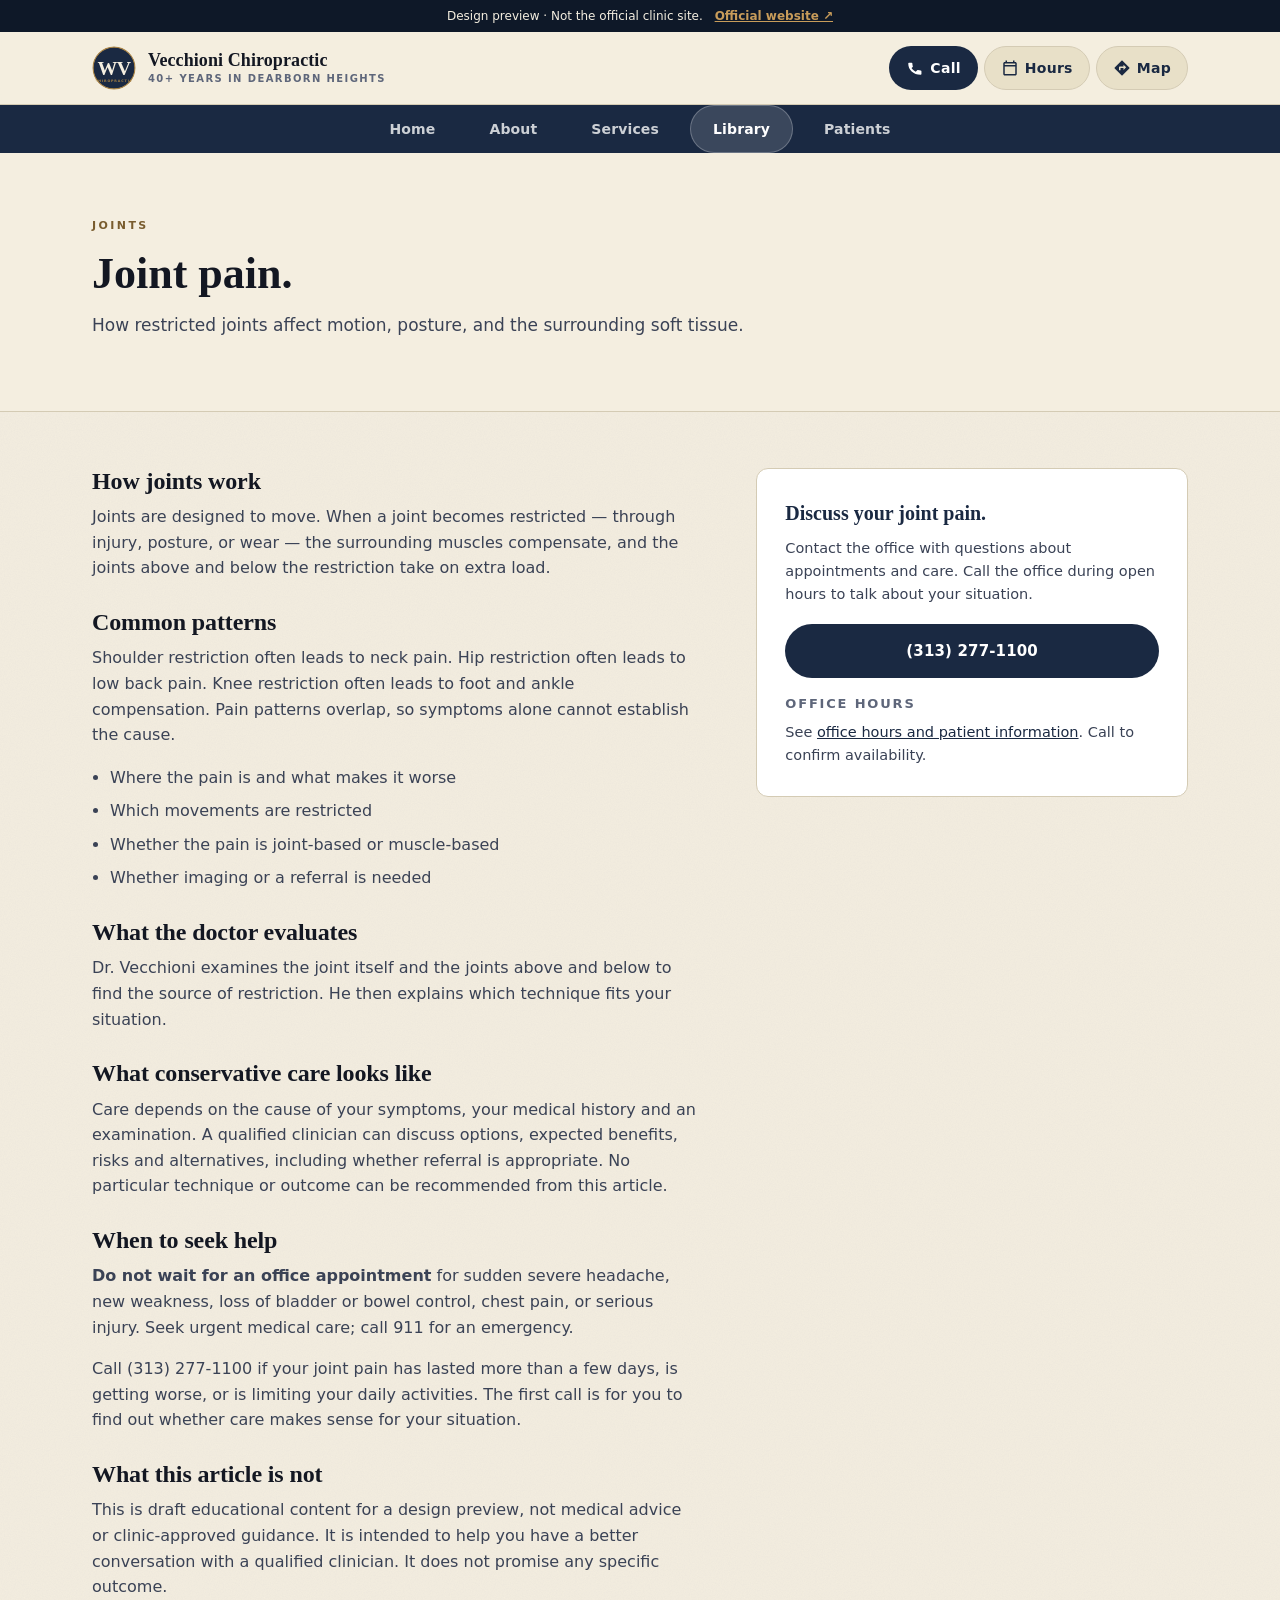
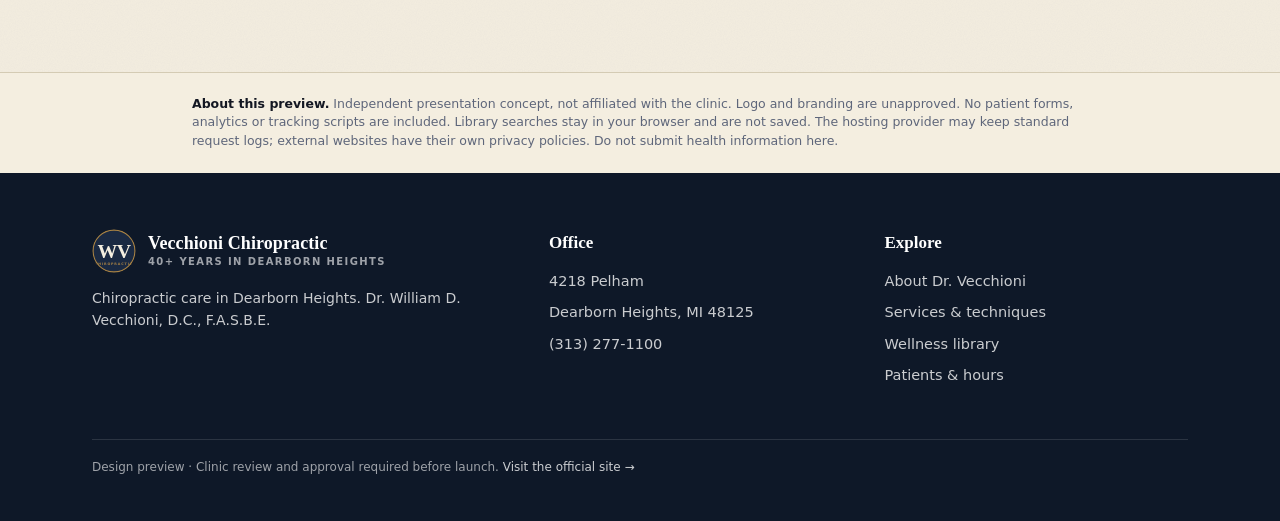
<file: library-joints.html>
<!DOCTYPE html>
<html lang="en">
<head>
<meta charset="UTF-8" />
<meta name="viewport" content="width=device-width, initial-scale=1, viewport-fit=cover" />
<meta name="theme-color" content="#1a2942" />
<meta name="robots" content="noindex, nofollow" />
<meta name="description" content="Unsolicited portfolio demo — patient education article about {topic_dash} from Vecchioni Chiropractic. Educational, not medical advice." />
<title>{topic_title} — Wellness Library</title>
<link rel="icon" href="assets/wv-monogram.svg" type="image/svg+xml" />
<link rel="stylesheet" href="assets/site.css" />
</head>
<body data-page="library">
<a class="skip-link" href="#main">Skip to main content</a>

<aside class="demo-banner"><span>Design preview · Not the official clinic site.</span> <a href="https://vecchionichiropractic.com/">Official website ↗</a></aside>

<header class="top">
  <div class="wrap">
    <a class="brand" href="index.html" aria-label="Vecchioni Chiropractic, home">
      <img class="mark" src="assets/wv-monogram.svg" alt="Vecchioni Chiropractic" width="44" height="44" />
      <span class="name">Vecchioni Chiropractic<small>40+ years in Dearborn Heights</small></span>
    </a>
    <nav class="header-icons" aria-label="Primary actions">
      <a class="hi primary" href="tel:+13132771100" aria-label="Call (313) 277-1100">
        <svg viewBox="0 0 24 24" aria-hidden="true"><path fill="currentColor" d="M6.6 10.8c1.4 2.7 3.6 4.9 6.3 6.3l2.1-2.1c.3-.3.7-.4 1-.2 1.1.4 2.4.6 3.6.6.6 0 1 .4 1 1V20c0 .6-.4 1-1 1C9.6 21 3 14.4 3 6c0-.6.4-1 1-1h3.5c.6 0 1 .4 1 1 0 1.3.2 2.5.6 3.6.1.4 0 .7-.2 1l-2.3 2.2z"/></svg>
        <span>Call</span>
      </a>
      <a class="hi" href="patient-resources.html" aria-label="Office hours and appointment information">
        <svg viewBox="0 0 24 24" aria-hidden="true"><path fill="currentColor" d="M19 4h-1V2h-2v2H8V2H6v2H5c-1.1 0-2 .9-2 2v14c0 1.1.9 2 2 2h14c1.1 0 2-.9 2-2V6c0-1.1-.9-2-2-2zm0 16H5V10h14v10zM5 8V6h14v2H5z"/></svg>
        <span>Hours</span>
      </a>
      <a class="hi" href="https://maps.google.com/?q=4218+Pelham+Dearborn+Heights+MI+48125" rel="noopener" aria-label="Directions">
        <svg viewBox="0 0 24 24" aria-hidden="true"><path fill="currentColor" d="M21.7 11.3l-9-9c-.4-.4-1-.4-1.4 0l-9 9c-.4.4-.4 1 0 1.4l9 9c.4.4 1 .4 1.4 0l9-9c.4-.4.4-1 0-1.4zM14 14.5V12h-4v3H8v-4c0-.6.4-1 1-1h5V7.5l3.5 3.5-3.5 3.5z"/></svg>
        <span>Map</span>
      </a>
    </nav>
  </div>
</header>

<nav class="topnav" aria-label="Sections">
  <div class="wrap">
    <a href="index.html" data-nav="home">Home</a>
    <a href="meet-the-doctor.html" data-nav="about">About</a>
    <a href="services.html" data-nav="services">Services</a>
    <a href="library-index.html" data-nav="library" aria-current="location">Library</a>
    <a href="patient-resources.html" data-nav="patients">Patients</a>
  </div>
</nav>

<main id="main" tabindex="-1">

<section class="topic-hero">
  <div class="wrap">
    <p class="eyebrow">Joints</p>
    <h1>Joint pain.</h1>
    <p class="lede">How restricted joints affect motion, posture, and the surrounding soft tissue.</p>
  </div>
</section>

<section class="topic-body">
  <div class="wrap">
    <article>
      <h2>How joints work</h2>
      <p>Joints are designed to move. When a joint becomes restricted — through injury, posture, or wear — the surrounding muscles compensate, and the joints above and below the restriction take on extra load.</p>
      <h2>Common patterns</h2>
      <p>Shoulder restriction often leads to neck pain. Hip restriction often leads to low back pain. Knee restriction often leads to foot and ankle compensation. Pain patterns overlap, so symptoms alone cannot establish the cause.</p><ul><li>Where the pain is and what makes it worse</li><li>Which movements are restricted</li><li>Whether the pain is joint-based or muscle-based</li><li>Whether imaging or a referral is needed</li></ul>
      <h2>What the doctor evaluates</h2>
      <p>Dr. Vecchioni examines the joint itself and the joints above and below to find the source of restriction. He then explains which technique fits your situation.</p>
      <h2>What conservative care looks like</h2>
      <p>Care depends on the cause of your symptoms, your medical history and an examination. A qualified clinician can discuss options, expected benefits, risks and alternatives, including whether referral is appropriate. No particular technique or outcome can be recommended from this article.</p>
      <h2>When to seek help</h2><p><strong>Do not wait for an office appointment</strong> for sudden severe headache, new weakness, loss of bladder or bowel control, chest pain, or serious injury. Seek urgent medical care; call 911 for an emergency.</p>
      <p>Call (313) 277-1100 if your joint pain has lasted more than a few days, is getting worse, or is limiting your daily activities. The first call is for you to find out whether care makes sense for your situation.</p>
      <h2>What this article is not</h2>
      <p>This is draft educational content for a design preview, not medical advice or clinic-approved guidance. It is intended to help you have a better conversation with a qualified clinician. It does not promise any specific outcome.</p>
    </article>

    <aside class="aside">
      <h3>Discuss your joint pain.</h3>
      <p>Contact the office with questions about appointments and care. Call the office during open hours to talk about your situation.</p>
      <a class="btn btn-call" href="tel:+13132771100" style="width:100%; justify-content:center;">(313) 277-1100</a>
      <p style="margin: 16px 0 6px; font-size: 13px; font-weight: 700; letter-spacing: .14em; text-transform: uppercase; color: var(--c-muted);">Office hours</p>
      <p style="margin: 0; font-size: 14.5px;">See <a href="patient-resources.html">office hours and patient information</a>. Call to confirm availability.</p>
    </aside>
</main>


<aside class="privacy-strip" id="preview-notice"><div class="wrap"><strong>About this preview.</strong> Independent presentation concept, not affiliated with the clinic. Logo and branding are unapproved. No patient forms, analytics or tracking scripts are included. Library searches stay in your browser and are not saved. The hosting provider may keep standard request logs; external websites have their own privacy policies. Do not submit health information here.</div></aside>

<footer>
  <div class="wrap">
    <div>
      <a class="brand" href="index.html" style="margin-bottom: 14px;">
        <img class="mark" src="assets/wv-monogram.svg" alt="" width="44" height="44" />
        <span class="name">Vecchioni Chiropractic<small>40+ years in Dearborn Heights</small></span>
      </a>
      <p style="margin: 14px 0 0; font-size: 14px;">Chiropractic care in Dearborn Heights. Dr. William D. Vecchioni, D.C., F.A.S.B.E.</p>
    </div>
    <div>
      <h4>Office</h4>
      <ul>
        <li>4218 Pelham</li>
        <li>Dearborn Heights, MI 48125</li>
        <li><a href="tel:+13132771100">(313) 277-1100</a></li>
      </ul>
    </div>
    <div>
      <h4>Explore</h4>
      <ul>
        <li><a href="meet-the-doctor.html">About Dr. Vecchioni</a></li>
        <li><a href="services.html">Services &amp; techniques</a></li>
        <li><a href="library-index.html">Wellness library</a></li>
        <li><a href="patient-resources.html">Patients &amp; hours</a></li>
      </ul>
    </div>
    <p class="small">Design preview · Clinic review and approval required before launch. <a href="https://vecchionichiropractic.com/">Visit the official site →</a></p>
  </div>
</footer>

</body>
</html>
</file>
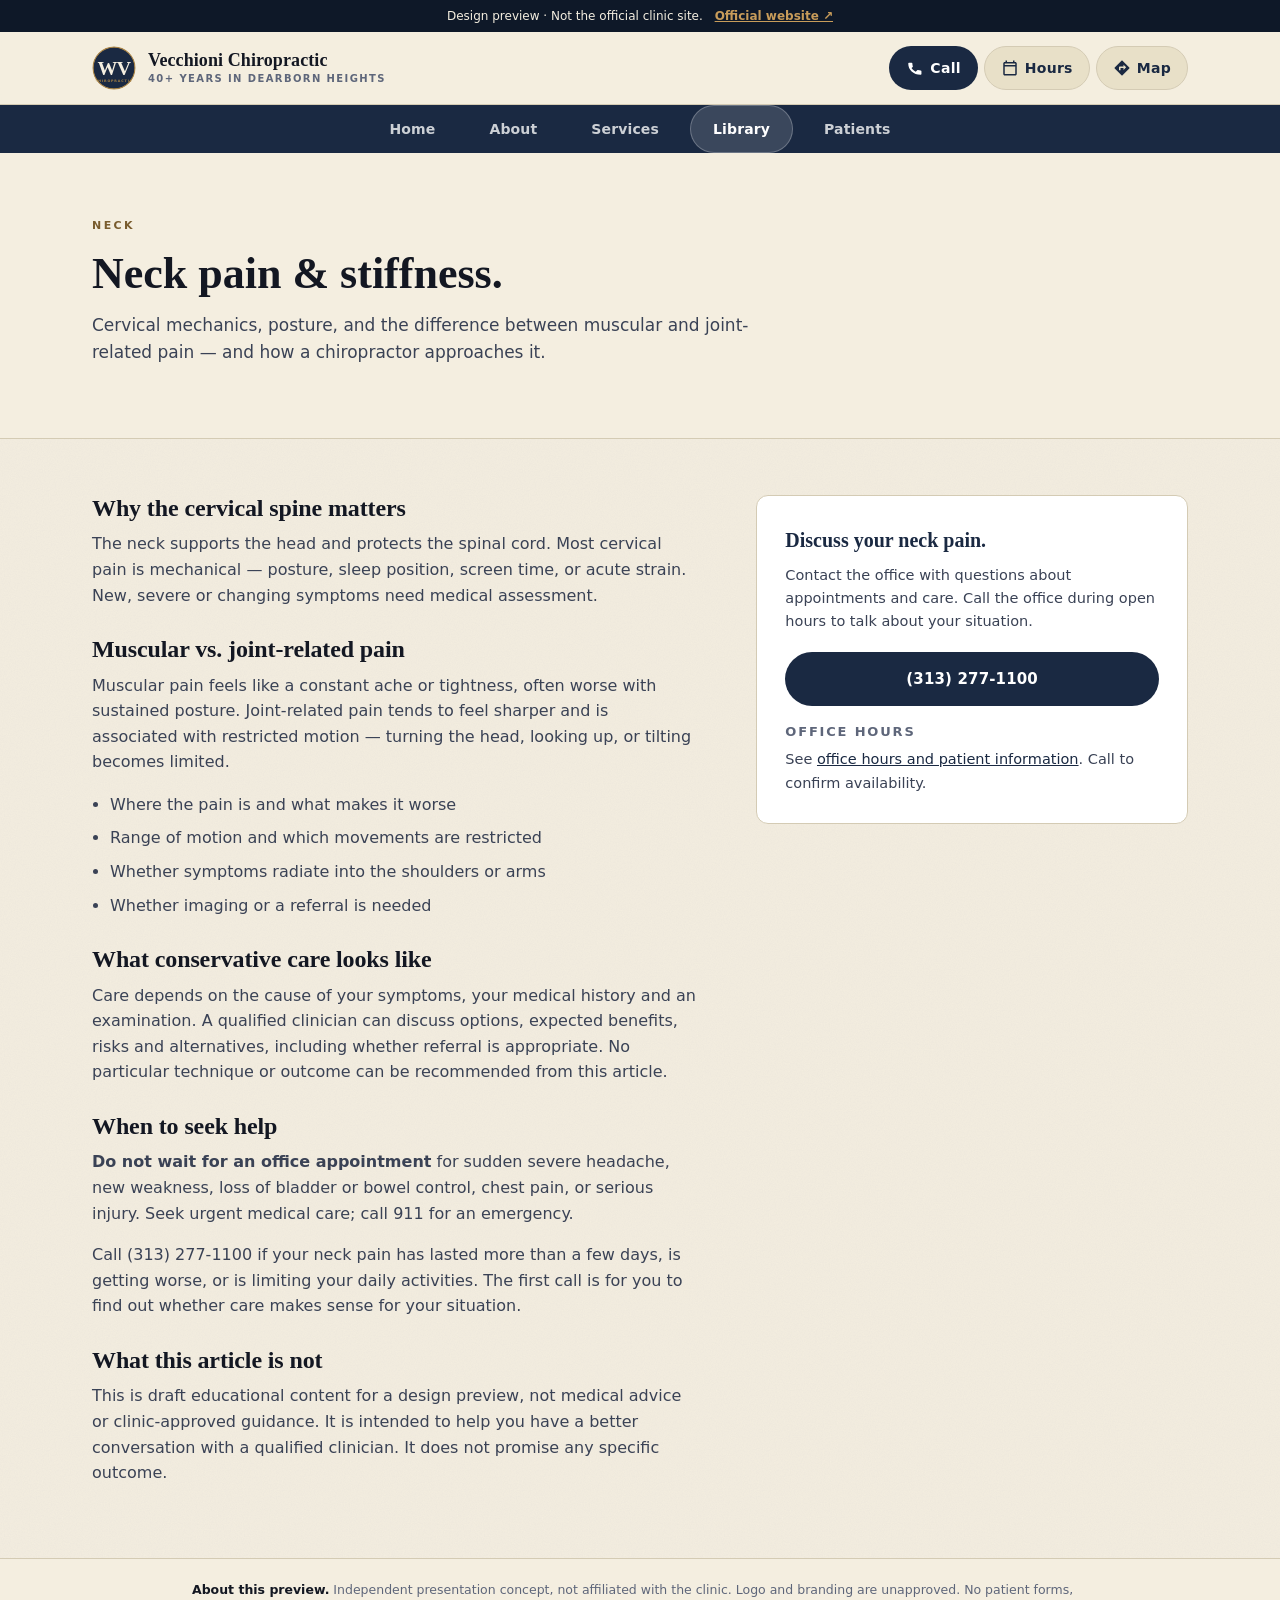
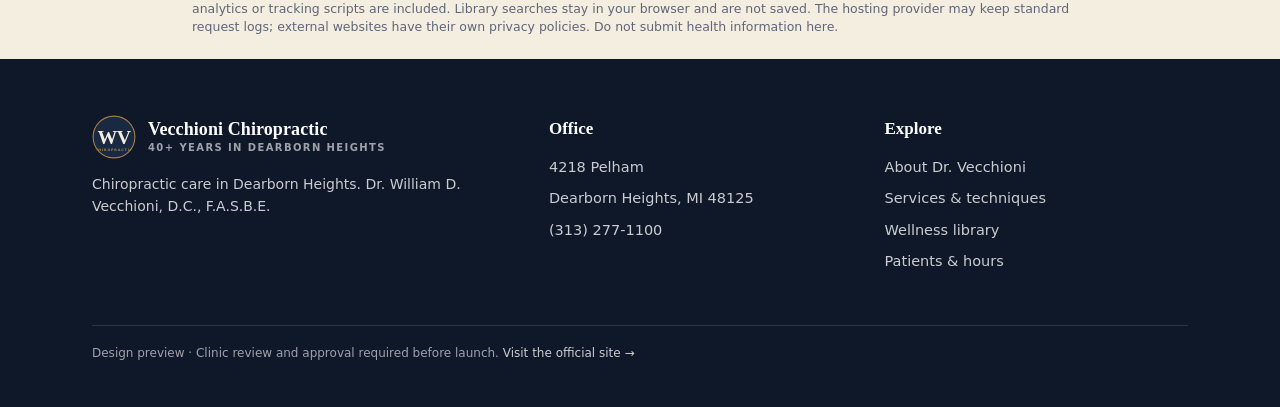
<file: library-neck.html>
<!DOCTYPE html>
<html lang="en">
<head>
<meta charset="UTF-8" />
<meta name="viewport" content="width=device-width, initial-scale=1, viewport-fit=cover" />
<meta name="theme-color" content="#1a2942" />
<meta name="robots" content="noindex, nofollow" />
<meta name="description" content="Unsolicited portfolio demo — patient education article about neck pain and stiffness from Vecchioni Chiropractic. Educational, not medical advice." />
<title>Neck Pain &amp; Stiffness — Wellness Library</title>
<link rel="icon" href="assets/wv-monogram.svg" type="image/svg+xml" />
<link rel="stylesheet" href="assets/site.css" />
</head>
<body data-page="library">
<a class="skip-link" href="#main">Skip to main content</a>

<aside class="demo-banner"><span>Design preview · Not the official clinic site.</span> <a href="https://vecchionichiropractic.com/">Official website ↗</a></aside>

<header class="top">
  <div class="wrap">
    <a class="brand" href="index.html" aria-label="Vecchioni Chiropractic, home">
      <img class="mark" src="assets/wv-monogram.svg" alt="Vecchioni Chiropractic" width="44" height="44" />
      <span class="name">Vecchioni Chiropractic<small>40+ years in Dearborn Heights</small></span>
    </a>
    <nav class="header-icons" aria-label="Primary actions">
      <a class="hi primary" href="tel:+13132771100" aria-label="Call (313) 277-1100">
        <svg viewBox="0 0 24 24" aria-hidden="true"><path fill="currentColor" d="M6.6 10.8c1.4 2.7 3.6 4.9 6.3 6.3l2.1-2.1c.3-.3.7-.4 1-.2 1.1.4 2.4.6 3.6.6.6 0 1 .4 1 1V20c0 .6-.4 1-1 1C9.6 21 3 14.4 3 6c0-.6.4-1 1-1h3.5c.6 0 1 .4 1 1 0 1.3.2 2.5.6 3.6.1.4 0 .7-.2 1l-2.3 2.2z"/></svg>
        <span>Call</span>
      </a>
      <a class="hi" href="patient-resources.html" aria-label="Office hours and appointment information">
        <svg viewBox="0 0 24 24" aria-hidden="true"><path fill="currentColor" d="M19 4h-1V2h-2v2H8V2H6v2H5c-1.1 0-2 .9-2 2v14c0 1.1.9 2 2 2h14c1.1 0 2-.9 2-2V6c0-1.1-.9-2-2-2zm0 16H5V10h14v10zM5 8V6h14v2H5z"/></svg>
        <span>Hours</span>
      </a>
      <a class="hi" href="https://maps.google.com/?q=4218+Pelham+Dearborn+Heights+MI+48125" rel="noopener" aria-label="Directions">
        <svg viewBox="0 0 24 24" aria-hidden="true"><path fill="currentColor" d="M21.7 11.3l-9-9c-.4-.4-1-.4-1.4 0l-9 9c-.4.4-.4 1 0 1.4l9 9c.4.4 1 .4 1.4 0l9-9c.4-.4.4-1 0-1.4zM14 14.5V12h-4v3H8v-4c0-.6.4-1 1-1h5V7.5l3.5 3.5-3.5 3.5z"/></svg>
        <span>Map</span>
      </a>
    </nav>
  </div>
</header>

<nav class="topnav" aria-label="Sections">
  <div class="wrap">
    <a href="index.html" data-nav="home">Home</a>
    <a href="meet-the-doctor.html" data-nav="about">About</a>
    <a href="services.html" data-nav="services">Services</a>
    <a href="library-index.html" data-nav="library" aria-current="location">Library</a>
    <a href="patient-resources.html" data-nav="patients">Patients</a>
  </div>
</nav>

<main id="main" tabindex="-1">

<section class="topic-hero">
  <div class="wrap">
    <p class="eyebrow">Neck</p>
    <h1>Neck pain &amp; stiffness.</h1>
    <p class="lede">Cervical mechanics, posture, and the difference between muscular and joint-related pain — and how a chiropractor approaches it.</p>
  </div>
</section>

<section class="topic-body">
  <div class="wrap">
    <article>
      <h2>Why the cervical spine matters</h2>
      <p>The neck supports the head and protects the spinal cord. Most cervical pain is mechanical — posture, sleep position, screen time, or acute strain. New, severe or changing symptoms need medical assessment.</p>

      <h2>Muscular vs. joint-related pain</h2>
      <p>Muscular pain feels like a constant ache or tightness, often worse with sustained posture. Joint-related pain tends to feel sharper and is associated with restricted motion — turning the head, looking up, or tilting becomes limited.</p>
      <ul>
        <li>Where the pain is and what makes it worse</li>
        <li>Range of motion and which movements are restricted</li>
        <li>Whether symptoms radiate into the shoulders or arms</li>
        <li>Whether imaging or a referral is needed</li>
      </ul>

      <h2>What conservative care looks like</h2>
      <p>Care depends on the cause of your symptoms, your medical history and an examination. A qualified clinician can discuss options, expected benefits, risks and alternatives, including whether referral is appropriate. No particular technique or outcome can be recommended from this article.</p>

      <h2>When to seek help</h2><p><strong>Do not wait for an office appointment</strong> for sudden severe headache, new weakness, loss of bladder or bowel control, chest pain, or serious injury. Seek urgent medical care; call 911 for an emergency.</p>
      <p>Call (313) 277-1100 if your neck pain has lasted more than a few days, is getting worse, or is limiting your daily activities. The first call is for you to find out whether care makes sense for your situation.</p>

      <h2>What this article is not</h2>
      <p>This is draft educational content for a design preview, not medical advice or clinic-approved guidance. It is intended to help you have a better conversation with a qualified clinician. It does not promise any specific outcome.</p>
    </article>

    <aside class="aside">
      <h3>Discuss your neck pain.</h3>
      <p>Contact the office with questions about appointments and care. Call the office during open hours to talk about your situation.</p>
      <a class="btn btn-call" href="tel:+13132771100" style="width:100%; justify-content:center;">(313) 277-1100</a>
      <p style="margin: 16px 0 6px; font-size: 13px; font-weight: 700; letter-spacing: .14em; text-transform: uppercase; color: var(--c-muted);">Office hours</p>
      <p style="margin: 0; font-size: 14.5px;">See <a href="patient-resources.html">office hours and patient information</a>. Call to confirm availability.</p>
    </aside>
  </div>
</section>

</main>


<aside class="privacy-strip" id="preview-notice"><div class="wrap"><strong>About this preview.</strong> Independent presentation concept, not affiliated with the clinic. Logo and branding are unapproved. No patient forms, analytics or tracking scripts are included. Library searches stay in your browser and are not saved. The hosting provider may keep standard request logs; external websites have their own privacy policies. Do not submit health information here.</div></aside>

<footer>
  <div class="wrap">
    <div>
      <a class="brand" href="index.html" style="margin-bottom: 14px;">
        <img class="mark" src="assets/wv-monogram.svg" alt="" width="44" height="44" />
        <span class="name">Vecchioni Chiropractic<small>40+ years in Dearborn Heights</small></span>
      </a>
      <p style="margin: 14px 0 0; font-size: 14px;">Chiropractic care in Dearborn Heights. Dr. William D. Vecchioni, D.C., F.A.S.B.E.</p>
    </div>
    <div>
      <h4>Office</h4>
      <ul>
        <li>4218 Pelham</li>
        <li>Dearborn Heights, MI 48125</li>
        <li><a href="tel:+13132771100">(313) 277-1100</a></li>
      </ul>
    </div>
    <div>
      <h4>Explore</h4>
      <ul>
        <li><a href="meet-the-doctor.html">About Dr. Vecchioni</a></li>
        <li><a href="services.html">Services &amp; techniques</a></li>
        <li><a href="library-index.html">Wellness library</a></li>
        <li><a href="patient-resources.html">Patients &amp; hours</a></li>
      </ul>
    </div>
    <p class="small">Design preview · Clinic review and approval required before launch. <a href="https://vecchionichiropractic.com/">Visit the official site →</a></p>
  </div>
</footer>

</body>
</html>
</file>
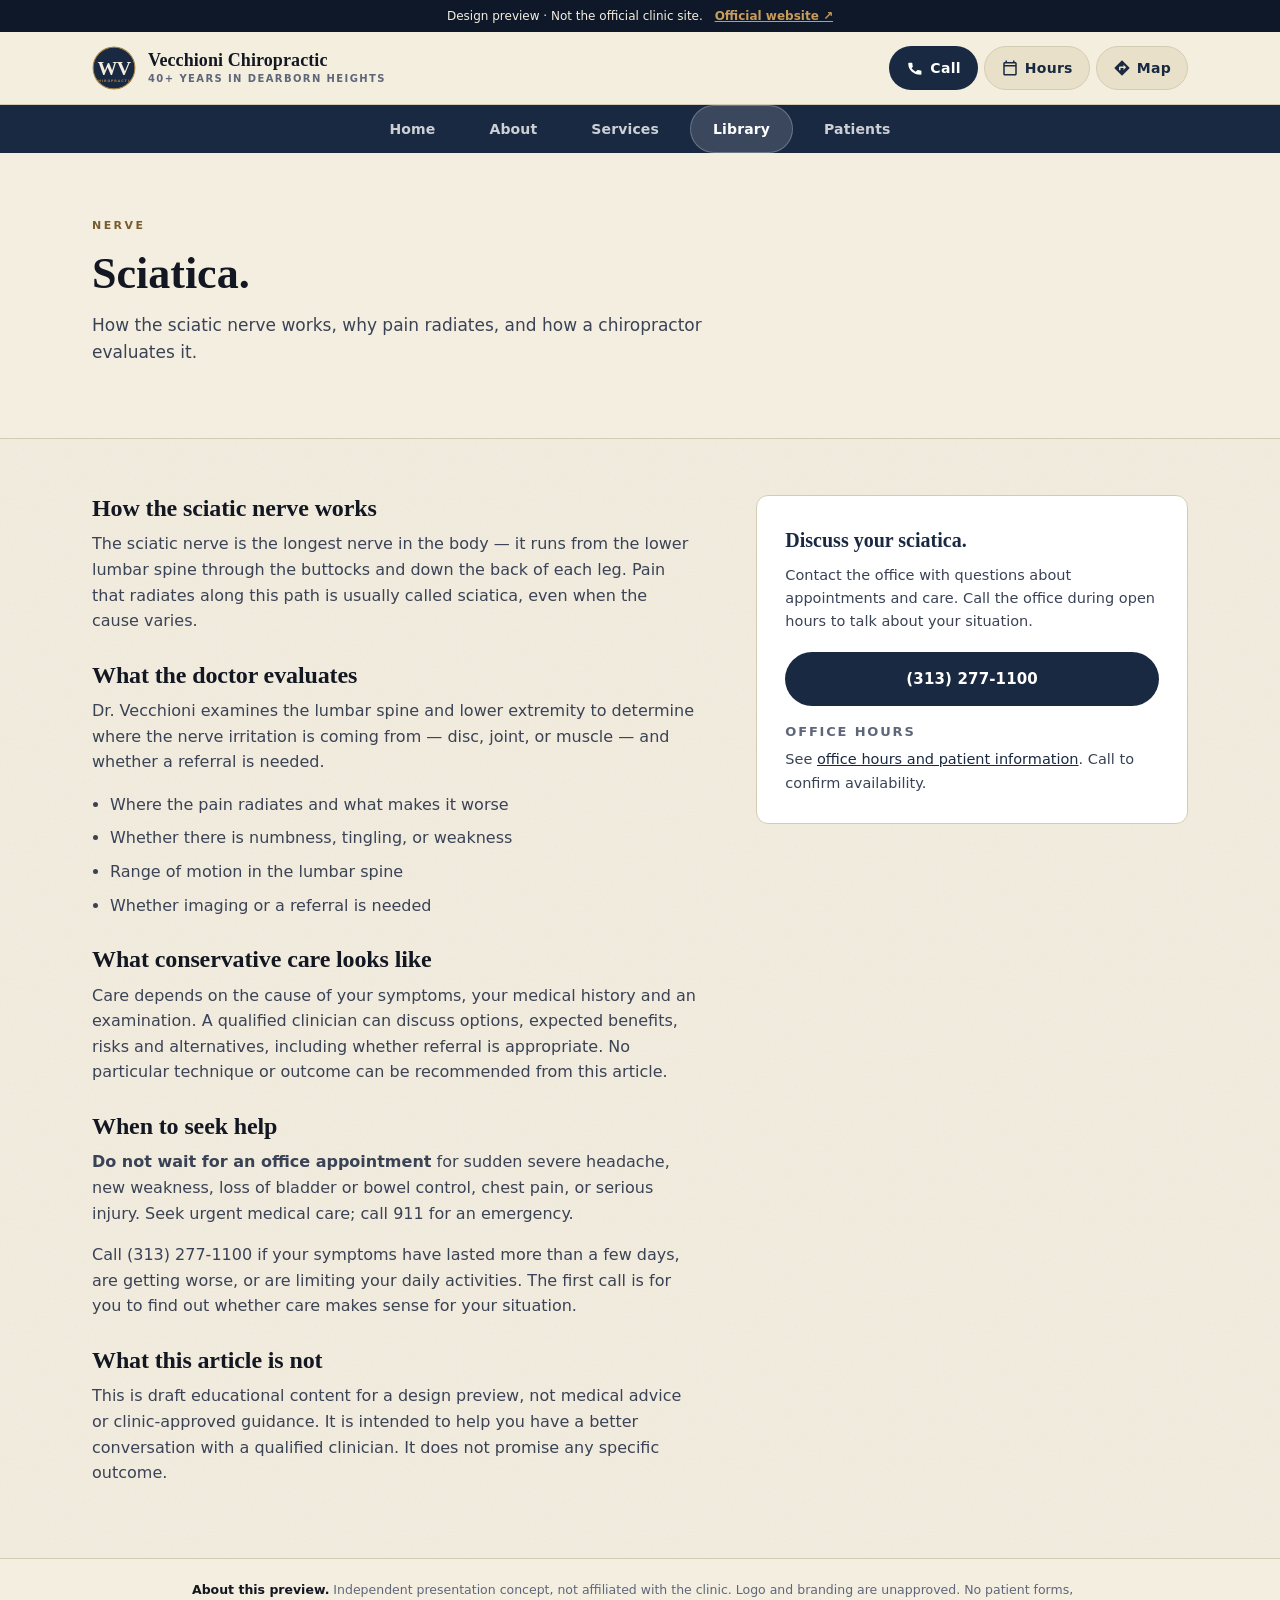
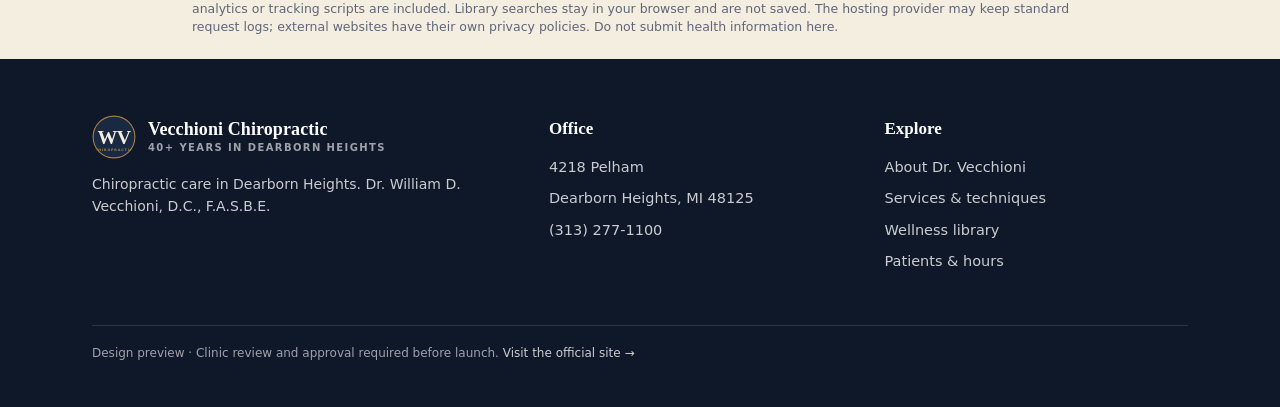
<file: library-sciatica.html>
<!DOCTYPE html>
<html lang="en">
<head>
<meta charset="UTF-8" />
<meta name="viewport" content="width=device-width, initial-scale=1, viewport-fit=cover" />
<meta name="theme-color" content="#1a2942" />
<meta name="robots" content="noindex, nofollow" />
<meta name="description" content="Unsolicited portfolio demo — patient education article about {topic_dash} from Vecchioni Chiropractic. Educational, not medical advice." />
<title>{topic_title} — Wellness Library</title>
<link rel="icon" href="assets/wv-monogram.svg" type="image/svg+xml" />
<link rel="stylesheet" href="assets/site.css" />
</head>
<body data-page="library">
<a class="skip-link" href="#main">Skip to main content</a>

<aside class="demo-banner"><span>Design preview · Not the official clinic site.</span> <a href="https://vecchionichiropractic.com/">Official website ↗</a></aside>

<header class="top">
  <div class="wrap">
    <a class="brand" href="index.html" aria-label="Vecchioni Chiropractic, home">
      <img class="mark" src="assets/wv-monogram.svg" alt="Vecchioni Chiropractic" width="44" height="44" />
      <span class="name">Vecchioni Chiropractic<small>40+ years in Dearborn Heights</small></span>
    </a>
    <nav class="header-icons" aria-label="Primary actions">
      <a class="hi primary" href="tel:+13132771100" aria-label="Call (313) 277-1100">
        <svg viewBox="0 0 24 24" aria-hidden="true"><path fill="currentColor" d="M6.6 10.8c1.4 2.7 3.6 4.9 6.3 6.3l2.1-2.1c.3-.3.7-.4 1-.2 1.1.4 2.4.6 3.6.6.6 0 1 .4 1 1V20c0 .6-.4 1-1 1C9.6 21 3 14.4 3 6c0-.6.4-1 1-1h3.5c.6 0 1 .4 1 1 0 1.3.2 2.5.6 3.6.1.4 0 .7-.2 1l-2.3 2.2z"/></svg>
        <span>Call</span>
      </a>
      <a class="hi" href="patient-resources.html" aria-label="Office hours and appointment information">
        <svg viewBox="0 0 24 24" aria-hidden="true"><path fill="currentColor" d="M19 4h-1V2h-2v2H8V2H6v2H5c-1.1 0-2 .9-2 2v14c0 1.1.9 2 2 2h14c1.1 0 2-.9 2-2V6c0-1.1-.9-2-2-2zm0 16H5V10h14v10zM5 8V6h14v2H5z"/></svg>
        <span>Hours</span>
      </a>
      <a class="hi" href="https://maps.google.com/?q=4218+Pelham+Dearborn+Heights+MI+48125" rel="noopener" aria-label="Directions">
        <svg viewBox="0 0 24 24" aria-hidden="true"><path fill="currentColor" d="M21.7 11.3l-9-9c-.4-.4-1-.4-1.4 0l-9 9c-.4.4-.4 1 0 1.4l9 9c.4.4 1 .4 1.4 0l9-9c.4-.4.4-1 0-1.4zM14 14.5V12h-4v3H8v-4c0-.6.4-1 1-1h5V7.5l3.5 3.5-3.5 3.5z"/></svg>
        <span>Map</span>
      </a>
    </nav>
  </div>
</header>

<nav class="topnav" aria-label="Sections">
  <div class="wrap">
    <a href="index.html" data-nav="home">Home</a>
    <a href="meet-the-doctor.html" data-nav="about">About</a>
    <a href="services.html" data-nav="services">Services</a>
    <a href="library-index.html" data-nav="library" aria-current="location">Library</a>
    <a href="patient-resources.html" data-nav="patients">Patients</a>
  </div>
</nav>

<main id="main" tabindex="-1">

<section class="topic-hero">
  <div class="wrap">
    <p class="eyebrow">Nerve</p>
    <h1>Sciatica.</h1>
    <p class="lede">How the sciatic nerve works, why pain radiates, and how a chiropractor evaluates it.</p>
  </div>
</section>

<section class="topic-body">
  <div class="wrap">
    <article>
      <h2>How the sciatic nerve works</h2>
      <p>The sciatic nerve is the longest nerve in the body — it runs from the lower lumbar spine through the buttocks and down the back of each leg. Pain that radiates along this path is usually called sciatica, even when the cause varies.</p>
      <h2>What the doctor evaluates</h2>
      <p>Dr. Vecchioni examines the lumbar spine and lower extremity to determine where the nerve irritation is coming from — disc, joint, or muscle — and whether a referral is needed.</p><ul><li>Where the pain radiates and what makes it worse</li><li>Whether there is numbness, tingling, or weakness</li><li>Range of motion in the lumbar spine</li><li>Whether imaging or a referral is needed</li></ul>
      <h2>What conservative care looks like</h2>
      <p>Care depends on the cause of your symptoms, your medical history and an examination. A qualified clinician can discuss options, expected benefits, risks and alternatives, including whether referral is appropriate. No particular technique or outcome can be recommended from this article.</p>
      <h2>When to seek help</h2><p><strong>Do not wait for an office appointment</strong> for sudden severe headache, new weakness, loss of bladder or bowel control, chest pain, or serious injury. Seek urgent medical care; call 911 for an emergency.</p>
      <p>Call (313) 277-1100 if your symptoms have lasted more than a few days, are getting worse, or are limiting your daily activities. The first call is for you to find out whether care makes sense for your situation.</p>
      <h2>What this article is not</h2>
      <p>This is draft educational content for a design preview, not medical advice or clinic-approved guidance. It is intended to help you have a better conversation with a qualified clinician. It does not promise any specific outcome.</p>
    </article>

    <aside class="aside">
      <h3>Discuss your sciatica.</h3>
      <p>Contact the office with questions about appointments and care. Call the office during open hours to talk about your situation.</p>
      <a class="btn btn-call" href="tel:+13132771100" style="width:100%; justify-content:center;">(313) 277-1100</a>
      <p style="margin: 16px 0 6px; font-size: 13px; font-weight: 700; letter-spacing: .14em; text-transform: uppercase; color: var(--c-muted);">Office hours</p>
      <p style="margin: 0; font-size: 14.5px;">See <a href="patient-resources.html">office hours and patient information</a>. Call to confirm availability.</p>
    </aside>
</main>


<aside class="privacy-strip" id="preview-notice"><div class="wrap"><strong>About this preview.</strong> Independent presentation concept, not affiliated with the clinic. Logo and branding are unapproved. No patient forms, analytics or tracking scripts are included. Library searches stay in your browser and are not saved. The hosting provider may keep standard request logs; external websites have their own privacy policies. Do not submit health information here.</div></aside>

<footer>
  <div class="wrap">
    <div>
      <a class="brand" href="index.html" style="margin-bottom: 14px;">
        <img class="mark" src="assets/wv-monogram.svg" alt="" width="44" height="44" />
        <span class="name">Vecchioni Chiropractic<small>40+ years in Dearborn Heights</small></span>
      </a>
      <p style="margin: 14px 0 0; font-size: 14px;">Chiropractic care in Dearborn Heights. Dr. William D. Vecchioni, D.C., F.A.S.B.E.</p>
    </div>
    <div>
      <h4>Office</h4>
      <ul>
        <li>4218 Pelham</li>
        <li>Dearborn Heights, MI 48125</li>
        <li><a href="tel:+13132771100">(313) 277-1100</a></li>
      </ul>
    </div>
    <div>
      <h4>Explore</h4>
      <ul>
        <li><a href="meet-the-doctor.html">About Dr. Vecchioni</a></li>
        <li><a href="services.html">Services &amp; techniques</a></li>
        <li><a href="library-index.html">Wellness library</a></li>
        <li><a href="patient-resources.html">Patients &amp; hours</a></li>
      </ul>
    </div>
    <p class="small">Design preview · Clinic review and approval required before launch. <a href="https://vecchionichiropractic.com/">Visit the official site →</a></p>
  </div>
</footer>

</body>
</html>
</file>
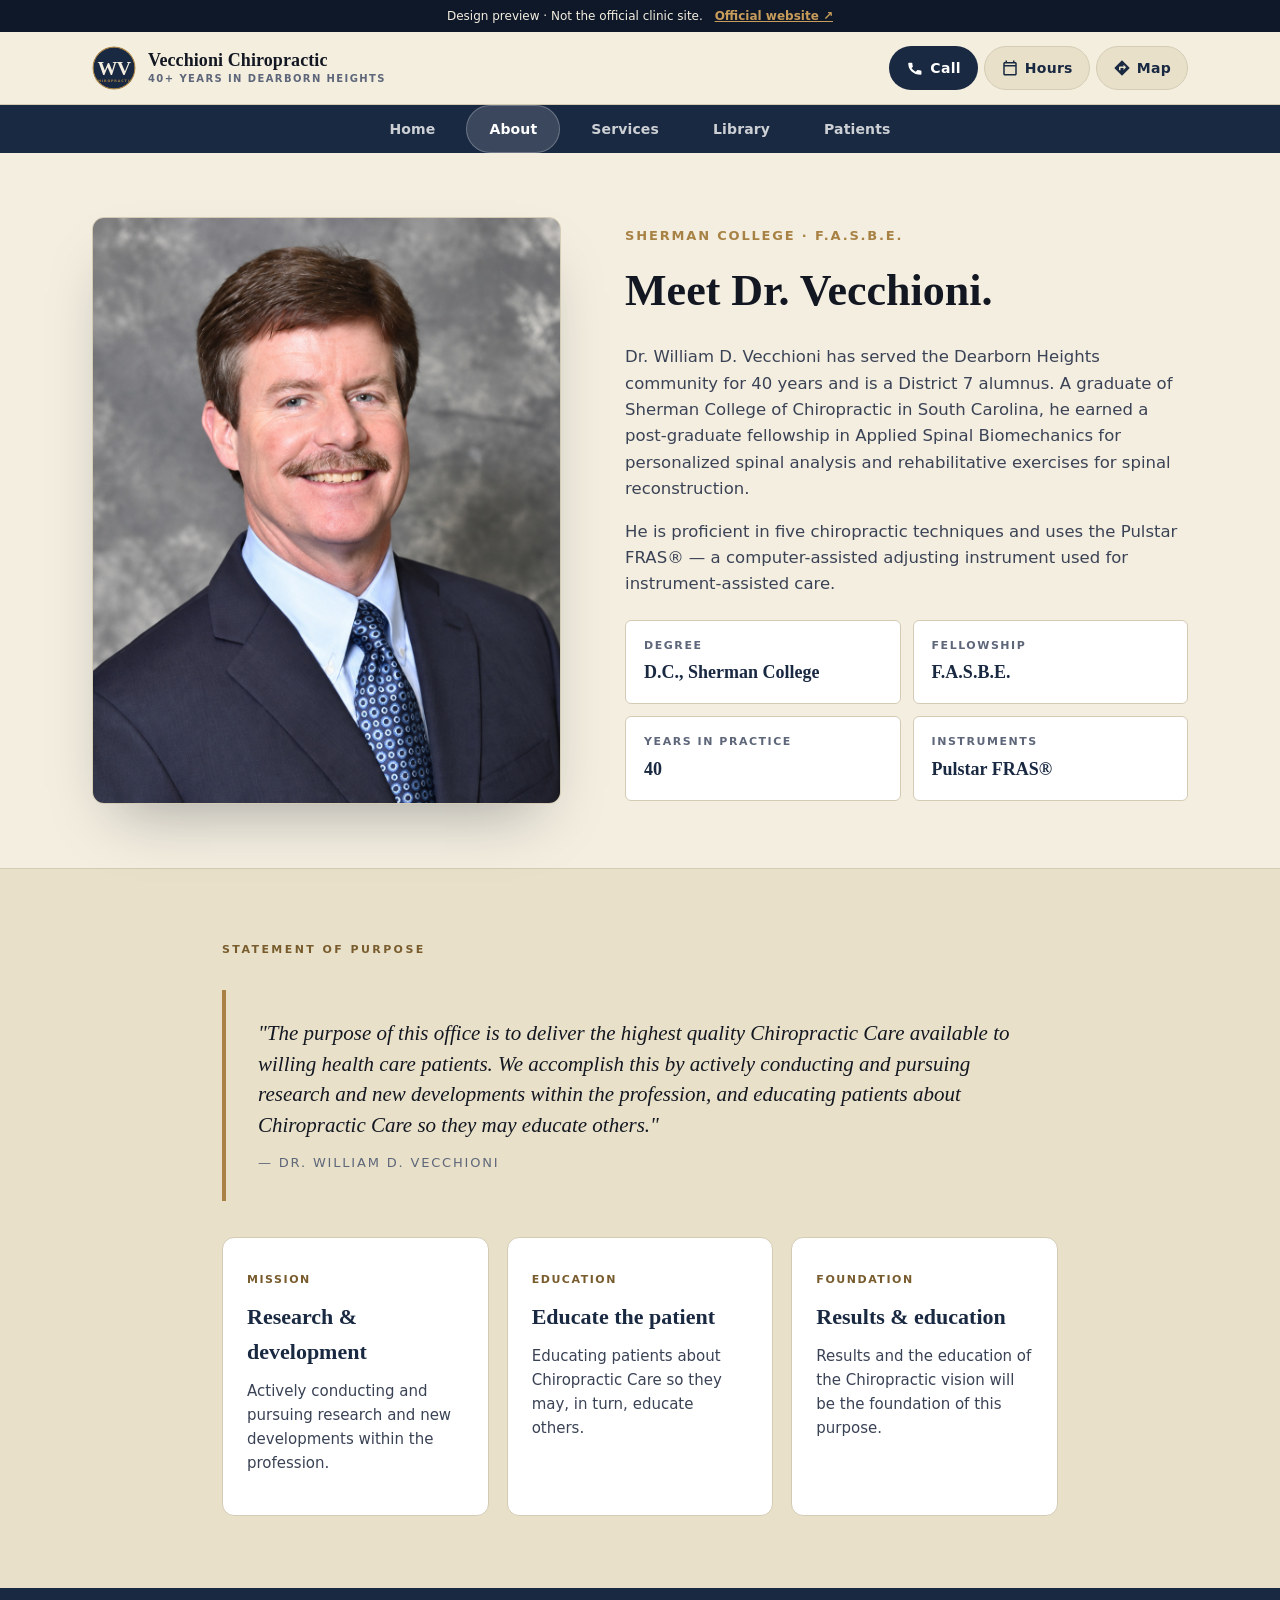
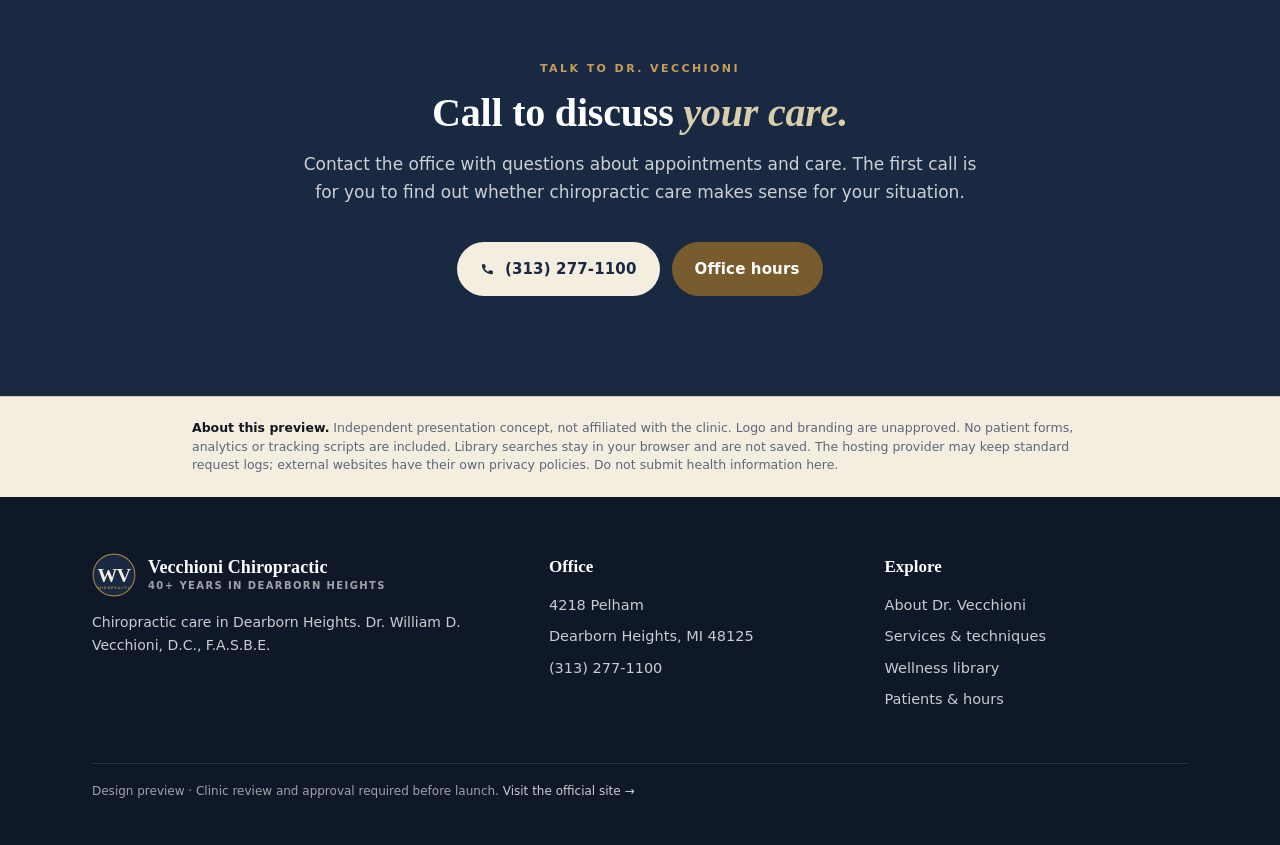
<file: meet-the-doctor.html>
<!DOCTYPE html>
<html lang="en">
<head>
<meta charset="UTF-8" />
<meta name="viewport" content="width=device-width, initial-scale=1, viewport-fit=cover" />
<meta name="theme-color" content="#1a2942" />
<meta name="robots" content="noindex, nofollow" />
<meta name="description" content="Unsolicited portfolio demo — about Dr. William D. Vecchioni, D.C., F.A.S.B.E., Sherman College graduate and Applied Spinal Biomechanics fellow with 40 years of practice in Dearborn Heights." />
<title>Meet Dr. Vecchioni — Vecchioni Chiropractic · Dearborn Heights</title>
<link rel="icon" href="assets/wv-monogram.svg" type="image/svg+xml" />
<link rel="stylesheet" href="assets/site.css" />
</head>
<body data-page="about">
<a class="skip-link" href="#main">Skip to main content</a>

<aside class="demo-banner"><span>Design preview · Not the official clinic site.</span> <a href="https://vecchionichiropractic.com/">Official website ↗</a></aside>

<header class="top">
  <div class="wrap">
    <a class="brand" href="index.html" aria-label="Vecchioni Chiropractic, home">
      <img class="mark" src="assets/wv-monogram.svg" alt="Vecchioni Chiropractic" width="44" height="44" />
      <span class="name">Vecchioni Chiropractic<small>40+ years in Dearborn Heights</small></span>
    </a>
    <nav class="header-icons" aria-label="Primary actions">
      <a class="hi primary" href="tel:+13132771100" aria-label="Call (313) 277-1100">
        <svg viewBox="0 0 24 24" aria-hidden="true"><path fill="currentColor" d="M6.6 10.8c1.4 2.7 3.6 4.9 6.3 6.3l2.1-2.1c.3-.3.7-.4 1-.2 1.1.4 2.4.6 3.6.6.6 0 1 .4 1 1V20c0 .6-.4 1-1 1C9.6 21 3 14.4 3 6c0-.6.4-1 1-1h3.5c.6 0 1 .4 1 1 0 1.3.2 2.5.6 3.6.1.4 0 .7-.2 1l-2.3 2.2z"/></svg>
        <span>Call</span>
      </a>
      <a class="hi" href="patient-resources.html" aria-label="Office hours and appointment information">
        <svg viewBox="0 0 24 24" aria-hidden="true"><path fill="currentColor" d="M19 4h-1V2h-2v2H8V2H6v2H5c-1.1 0-2 .9-2 2v14c0 1.1.9 2 2 2h14c1.1 0 2-.9 2-2V6c0-1.1-.9-2-2-2zm0 16H5V10h14v10zM5 8V6h14v2H5z"/></svg>
        <span>Hours</span>
      </a>
      <a class="hi" href="https://maps.google.com/?q=4218+Pelham+Dearborn+Heights+MI+48125" rel="noopener" aria-label="Directions">
        <svg viewBox="0 0 24 24" aria-hidden="true"><path fill="currentColor" d="M21.7 11.3l-9-9c-.4-.4-1-.4-1.4 0l-9 9c-.4.4-.4 1 0 1.4l9 9c.4.4 1 .4 1.4 0l9-9c.4-.4.4-1 0-1.4zM14 14.5V12h-4v3H8v-4c0-.6.4-1 1-1h5V7.5l3.5 3.5-3.5 3.5z"/></svg>
        <span>Map</span>
      </a>
    </nav>
  </div>
</header>

<nav class="topnav" aria-label="Sections">
  <div class="wrap">
    <a href="index.html" data-nav="home">Home</a>
    <a href="meet-the-doctor.html" data-nav="about" aria-current="page">About</a>
    <a href="services.html" data-nav="services">Services</a>
    <a href="library-index.html" data-nav="library">Library</a>
    <a href="patient-resources.html" data-nav="patients">Patients</a>
  </div>
</nav>

<main id="main" tabindex="-1">

<section class="about-hero">
  <div class="wrap">
    <figure class="portrait" aria-label="Dr. William D. Vecchioni, D.C., F.A.S.B.E.">
      <img src="assets/vecchioni-final.jpg" alt="Dr. William D. Vecchioni, D.C., F.A.S.B.E." width="800" height="1000" />
    </figure>
    <div>
      <span class="credentials">Sherman College · F.A.S.B.E.</span>
      <h1>Meet Dr. Vecchioni.</h1>
      <p>Dr. William D. Vecchioni has served the Dearborn Heights community for 40 years and is a District 7 alumnus. A graduate of Sherman College of Chiropractic in South Carolina, he earned a post-graduate fellowship in Applied Spinal Biomechanics for personalized spinal analysis and rehabilitative exercises for spinal reconstruction.</p>
      <p>He is proficient in five chiropractic techniques and uses the Pulstar FRAS® — a computer-assisted adjusting instrument used for instrument-assisted care.</p>

      <div class="creds-grid">
        <div class="cred"><span class="label">Degree</span><span class="value">D.C., Sherman College</span></div>
        <div class="cred"><span class="label">Fellowship</span><span class="value">F.A.S.B.E.</span></div>
        <div class="cred"><span class="label">Years in practice</span><span class="value">40</span></div>
        <div class="cred"><span class="label">Instruments</span><span class="value">Pulstar FRAS®</span></div>
      </div>
    </div>
  </div>
</section>

<section class="alt">
  <div class="wrap" style="max-width:880px;">
    <p class="eyebrow">Statement of purpose</p>
    <div class="statement">
      "The purpose of this office is to deliver the highest quality Chiropractic Care available to willing health care patients. We accomplish this by actively conducting and pursuing research and new developments within the profession, and educating patients about Chiropractic Care so they may educate others."
      <cite>— Dr. William D. Vecchioni</cite>
    </div>

    <div class="tech-grid" style="margin-top: 36px;">
      <article class="tech"><span class="tag">Mission</span><h3>Research &amp; development</h3><p>Actively conducting and pursuing research and new developments within the profession.</p></article>
      <article class="tech"><span class="tag">Education</span><h3>Educate the patient</h3><p>Educating patients about Chiropractic Care so they may, in turn, educate others.</p></article>
      <article class="tech"><span class="tag">Foundation</span><h3>Results &amp; education</h3><p>Results and the education of the Chiropractic vision will be the foundation of this purpose.</p></article>
    </div>
  </div>
</section>

<section class="dark">
  <div class="wrap" style="max-width: 720px; text-align: center;">
    <p class="eyebrow">Talk to Dr. Vecchioni</p>
    <h2>Call to discuss <em>your care.</em></h2>
    <p class="lede" style="margin-left:auto;margin-right:auto;">Contact the office with questions about appointments and care. The first call is for you to find out whether chiropractic care makes sense for your situation.</p>
    <div class="ctas" style="justify-content:center;">
      <a class="btn btn-call" href="tel:+13132771100">
        <svg viewBox="0 0 24 24" aria-hidden="true" style="width:1em;height:1em;vertical-align:-.18em;margin-right:.1em;fill:currentColor;"><path d="M6.6 10.8c1.4 2.7 3.6 4.9 6.3 6.3l2.1-2.1c.3-.3.7-.4 1-.2 1.1.4 2.4.6 3.6.6.6 0 1 .4 1 1V20c0 .6-.4 1-1 1C9.6 21 3 14.4 3 6c0-.6.4-1 1-1h3.5c.6 0 1 .4 1 1 0 1.3.2 2.5.6 3.6.1.4 0 .7-.2 1l-2.3 2.2z"/></svg>
        (313) 277-1100
      </a>
      <a class="btn btn-book" href="patient-resources.html">Office hours</a>
    </div>
  </div>
</section>

</main>


<aside class="privacy-strip" id="preview-notice"><div class="wrap"><strong>About this preview.</strong> Independent presentation concept, not affiliated with the clinic. Logo and branding are unapproved. No patient forms, analytics or tracking scripts are included. Library searches stay in your browser and are not saved. The hosting provider may keep standard request logs; external websites have their own privacy policies. Do not submit health information here.</div></aside>

<footer>
  <div class="wrap">
    <div>
      <a class="brand" href="index.html" style="margin-bottom: 14px;">
        <img class="mark" src="assets/wv-monogram.svg" alt="" width="44" height="44" />
        <span class="name">Vecchioni Chiropractic<small>40+ years in Dearborn Heights</small></span>
      </a>
      <p style="margin: 14px 0 0; font-size: 14px;">Chiropractic care in Dearborn Heights. Dr. William D. Vecchioni, D.C., F.A.S.B.E.</p>
    </div>
    <div>
      <h4>Office</h4>
      <ul>
        <li>4218 Pelham</li>
        <li>Dearborn Heights, MI 48125</li>
        <li><a href="tel:+13132771100">(313) 277-1100</a></li>
      </ul>
    </div>
    <div>
      <h4>Explore</h4>
      <ul>
        <li><a href="meet-the-doctor.html">About Dr. Vecchioni</a></li>
        <li><a href="services.html">Services &amp; techniques</a></li>
        <li><a href="library-index.html">Wellness library</a></li>
        <li><a href="patient-resources.html">Patients &amp; hours</a></li>
      </ul>
    </div>
    <p class="small">Design preview · Clinic review and approval required before launch. <a href="https://vecchionichiropractic.com/">Visit the official site →</a></p>
  </div>
</footer>

</body>
</html>
</file>
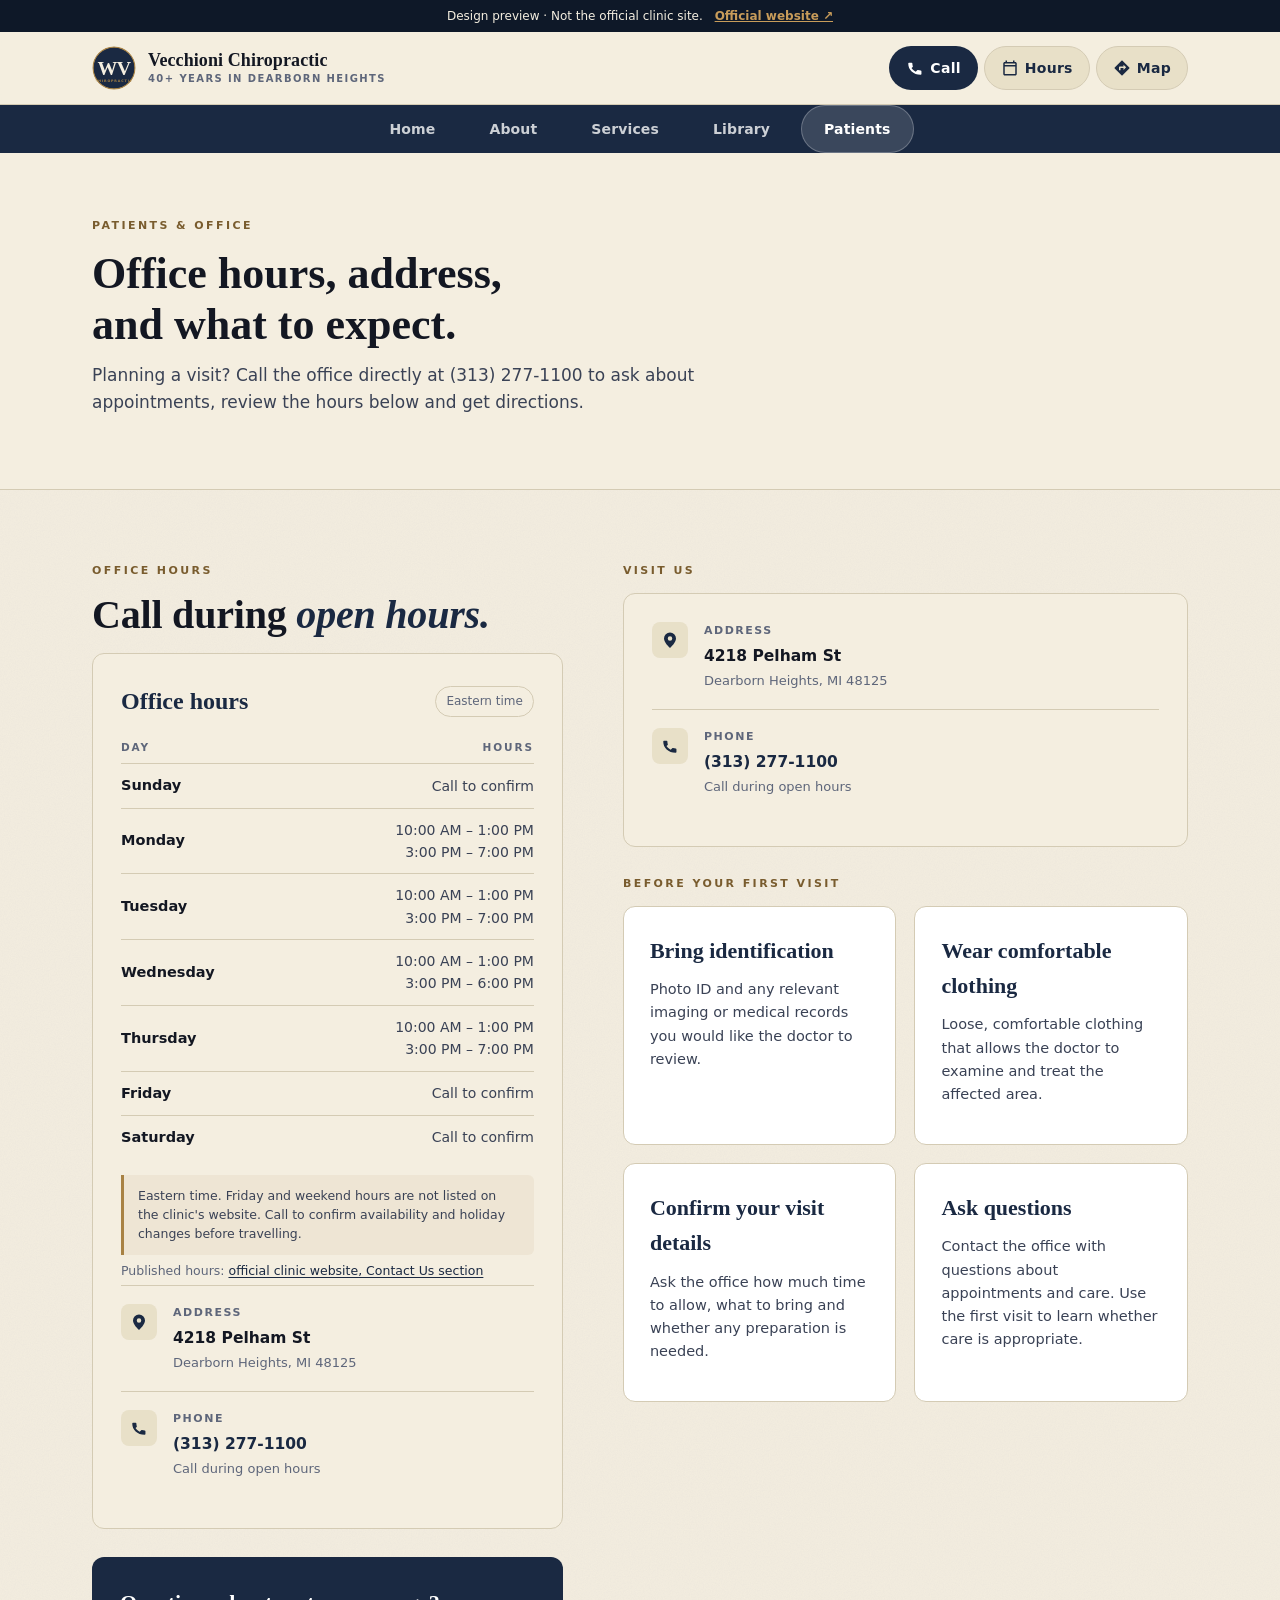
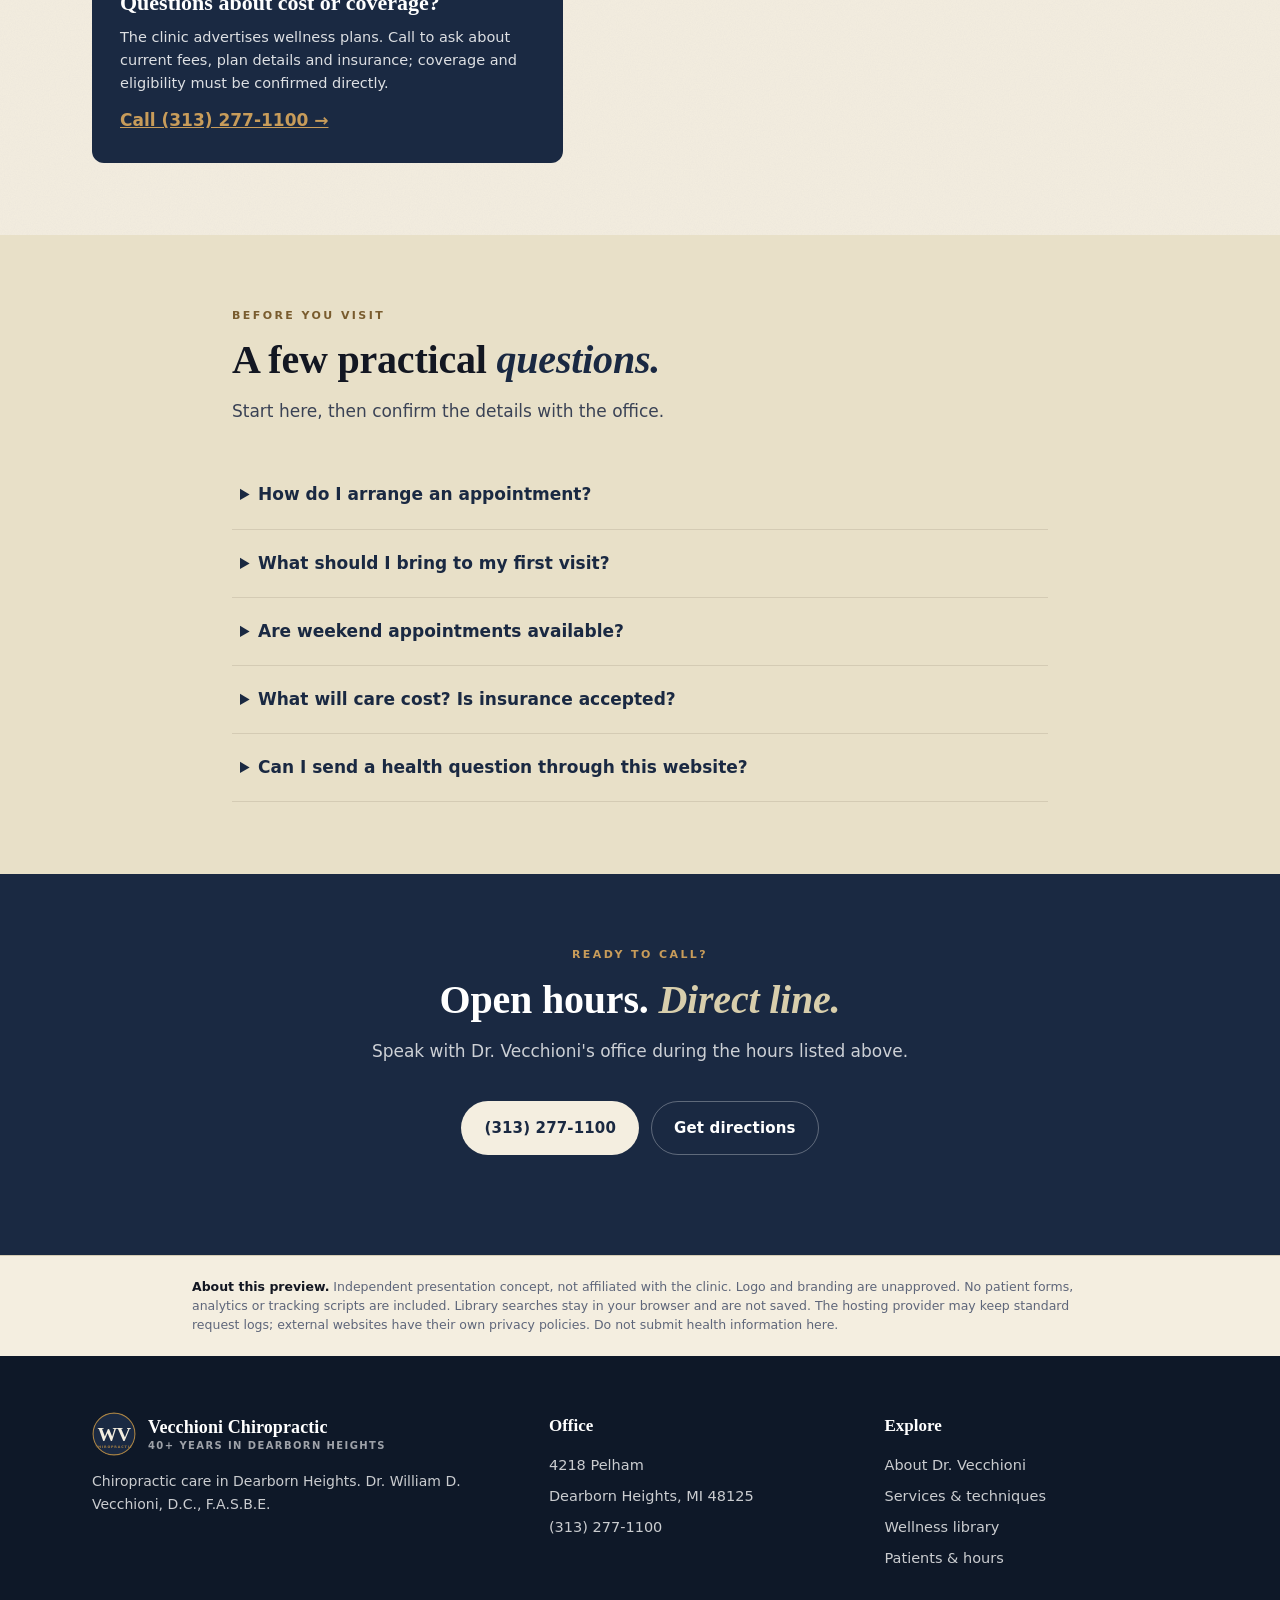
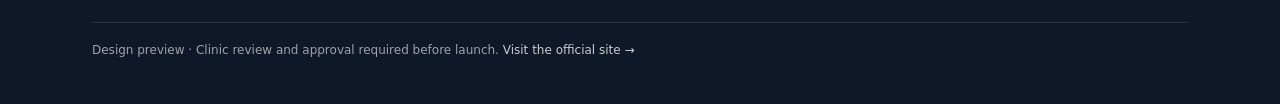
<file: patient-resources.html>
<!DOCTYPE html>
<html lang="en">
<head>
<meta charset="UTF-8" />
<meta name="viewport" content="width=device-width, initial-scale=1, viewport-fit=cover" />
<meta name="theme-color" content="#1a2942" />
<meta name="robots" content="noindex, nofollow" />
<meta name="description" content="Unsolicited portfolio demo — patient resources for Vecchioni Chiropractic: office hours, address, phone, affordable wellness plans, and what to expect on the first visit." />
<title>Patients &amp; Office Hours — Vecchioni Chiropractic</title>
<link rel="icon" href="assets/wv-monogram.svg" type="image/svg+xml" />
<link rel="stylesheet" href="assets/site.css" />
</head>
<body data-page="patients">
<a class="skip-link" href="#main">Skip to main content</a>

<aside class="demo-banner"><span>Design preview · Not the official clinic site.</span> <a href="https://vecchionichiropractic.com/">Official website ↗</a></aside>

<header class="top">
  <div class="wrap">
    <a class="brand" href="index.html" aria-label="Vecchioni Chiropractic, home">
      <img class="mark" src="assets/wv-monogram.svg" alt="Vecchioni Chiropractic" width="44" height="44" />
      <span class="name">Vecchioni Chiropractic<small>40+ years in Dearborn Heights</small></span>
    </a>
    <nav class="header-icons" aria-label="Primary actions">
      <a class="hi primary" href="tel:+13132771100" aria-label="Call (313) 277-1100">
        <svg viewBox="0 0 24 24" aria-hidden="true"><path fill="currentColor" d="M6.6 10.8c1.4 2.7 3.6 4.9 6.3 6.3l2.1-2.1c.3-.3.7-.4 1-.2 1.1.4 2.4.6 3.6.6.6 0 1 .4 1 1V20c0 .6-.4 1-1 1C9.6 21 3 14.4 3 6c0-.6.4-1 1-1h3.5c.6 0 1 .4 1 1 0 1.3.2 2.5.6 3.6.1.4 0 .7-.2 1l-2.3 2.2z"/></svg>
        <span>Call</span>
      </a>
      <a class="hi" href="patient-resources.html" aria-label="Office hours and appointment information">
        <svg viewBox="0 0 24 24" aria-hidden="true"><path fill="currentColor" d="M19 4h-1V2h-2v2H8V2H6v2H5c-1.1 0-2 .9-2 2v14c0 1.1.9 2 2 2h14c1.1 0 2-.9 2-2V6c0-1.1-.9-2-2-2zm0 16H5V10h14v10zM5 8V6h14v2H5z"/></svg>
        <span>Hours</span>
      </a>
      <a class="hi" href="https://maps.google.com/?q=4218+Pelham+Dearborn+Heights+MI+48125" rel="noopener" aria-label="Directions">
        <svg viewBox="0 0 24 24" aria-hidden="true"><path fill="currentColor" d="M21.7 11.3l-9-9c-.4-.4-1-.4-1.4 0l-9 9c-.4.4-.4 1 0 1.4l9 9c.4.4 1 .4 1.4 0l9-9c.4-.4.4-1 0-1.4zM14 14.5V12h-4v3H8v-4c0-.6.4-1 1-1h5V7.5l3.5 3.5-3.5 3.5z"/></svg>
        <span>Map</span>
      </a>
    </nav>
  </div>
</header>

<nav class="topnav" aria-label="Sections">
  <div class="wrap">
    <a href="index.html" data-nav="home">Home</a>
    <a href="meet-the-doctor.html" data-nav="about">About</a>
    <a href="services.html" data-nav="services">Services</a>
    <a href="library-index.html" data-nav="library">Library</a>
    <a href="patient-resources.html" data-nav="patients" aria-current="page">Patients</a>
  </div>
</nav>

<main id="main" tabindex="-1">

<section class="topic-hero">
  <div class="wrap">
    <p class="eyebrow">Patients &amp; office</p>
    <h1>Office hours, address,<br>and what to expect.</h1>
    <p class="lede">Planning a visit? Call the office directly at (313) 277-1100 to ask about appointments, review the hours below and get directions.</p>
  </div>
</section>

<section class="visit">
  <div class="wrap">
    <div>
      <p class="eyebrow">Office hours</p>
      <h2>Call during <em>open hours.</em></h2>
      <div class="hours-card">
        <div class="hours-head">
          <h3>Office hours</h3>
          <span class="hours-timezone">Eastern time</span>
        </div>

        <table class="hours-table" aria-label="Weekly office hours">
          <thead>
            <tr><th>Day</th><th class="time-col">Hours</th></tr>
          </thead>
          <tbody>
            <tr><td class="day-cell">Sunday</td><td class="time-cell">Call to confirm</td></tr>
            <tr><td class="day-cell">Monday</td><td class="time-cell">10:00 AM – 1:00 PM<br>3:00 PM – 7:00 PM</td></tr>
            <tr><td class="day-cell">Tuesday</td><td class="time-cell">10:00 AM – 1:00 PM<br>3:00 PM – 7:00 PM</td></tr>
            <tr><td class="day-cell">Wednesday</td><td class="time-cell">10:00 AM – 1:00 PM<br>3:00 PM – 6:00 PM</td></tr>
            <tr><td class="day-cell">Thursday</td><td class="time-cell">10:00 AM – 1:00 PM<br>3:00 PM – 7:00 PM</td></tr>
            <tr><td class="day-cell">Friday</td><td class="time-cell">Call to confirm</td></tr>
            <tr><td class="day-cell">Saturday</td><td class="time-cell">Call to confirm</td></tr>
          </tbody>
        </table>

        <p class="hours-note">Eastern time. Friday and weekend hours are not listed on the clinic's website. Call to confirm availability and holiday changes before travelling.</p>
        <p class="hours-source">Published hours: <a href="https://vecchionichiropractic.com/" rel="noopener">official clinic website, Contact Us section</a></p>

        <div class="info-row">
          <span class="ico" aria-hidden="true">
            <svg viewBox="0 0 24 24" width="18" height="18"><path fill="currentColor" d="M12 2a8 8 0 0 0-8 8c0 5.4 7 11.7 7.3 12 .4.3 1 .3 1.4 0C13 21.7 20 15.4 20 10a8 8 0 0 0-8-8zm0 11a3 3 0 1 1 0-6 3 3 0 0 1 0 6z"/></svg>
          </span>
          <div>
            <p class="label">Address</p>
            <p class="value">4218 Pelham St</p>
            <p class="sub">Dearborn Heights, MI 48125</p>
          </div>
        </div>

        <div class="info-row">
          <span class="ico" aria-hidden="true">
            <svg viewBox="0 0 24 24" width="18" height="18"><path fill="currentColor" d="M6.6 10.8c1.4 2.7 3.6 4.9 6.3 6.3l2.1-2.1c.3-.3.7-.4 1-.2 1.1.4 2.4.6 3.6.6.6 0 1 .4 1 1V20c0 .6-.4 1-1 1C9.6 21 3 14.4 3 6c0-.6.4-1 1-1h3.5c.6 0 1 .4 1 1 0 1.3.2 2.5.6 3.6.1.4 0 .7-.2 1l-2.3 2.2z"/></svg>
          </span>
          <div>
            <p class="label">Phone</p>
            <p class="value"><a href="tel:+13132771100">(313) 277-1100</a></p>
            <p class="sub">Call during open hours</p>
          </div>
        </div>
      </div>

      <div class="affordability" style="margin-top: 28px;">
        <strong>Questions about cost or coverage?</strong><p>The clinic advertises wellness plans. Call to ask about current fees, plan details and insurance; coverage and eligibility must be confirmed directly.</p>
        <a href="tel:+13132771100">Call (313) 277-1100 →</a>
      </div>
    </div>

    <div>
      <p class="eyebrow">Visit us</p>
      <div class="hours-card" style="margin-bottom: 28px;">
        <div class="info-row" style="margin-top: 0; border-top: 0; padding-top: 0;">
          <span class="ico" aria-hidden="true">
            <svg viewBox="0 0 24 24" width="18" height="18"><path fill="currentColor" d="M12 2a8 8 0 0 0-8 8c0 5.4 7 11.7 7.3 12 .4.3 1 .3 1.4 0C13 21.7 20 15.4 20 10a8 8 0 0 0-8-8zm0 11a3 3 0 1 1 0-6 3 3 0 0 1 0 6z"/></svg>
          </span>
          <div>
            <p class="label">Address</p>
            <p class="value">4218 Pelham St</p>
            <p class="sub">Dearborn Heights, MI 48125</p>
          </div>
        </div>

        <div class="info-row">
          <span class="ico" aria-hidden="true">
            <svg viewBox="0 0 24 24" width="18" height="18"><path fill="currentColor" d="M6.6 10.8c1.4 2.7 3.6 4.9 6.3 6.3l2.1-2.1c.3-.3.7-.4 1-.2 1.1.4 2.4.6 3.6.6.6 0 1 .4 1 1V20c0 .6-.4 1-1 1C9.6 21 3 14.4 3 6c0-.6.4-1 1-1h3.5c.6 0 1 .4 1 1 0 1.3.2 2.5.6 3.6.1.4 0 .7-.2 1l-2.3 2.2z"/></svg>
          </span>
          <div>
            <p class="label">Phone</p>
            <p class="value"><a href="tel:+13132771100">(313) 277-1100</a></p>
            <p class="sub">Call during open hours</p>
          </div>
        </div>
      </div>

      <p class="eyebrow">Before your first visit</p>
      <div class="resource-grid">
        <article class="resource">
          <h3>Bring identification</h3>
          <p>Photo ID and any relevant imaging or medical records you would like the doctor to review.</p>
        </article>
        <article class="resource">
          <h3>Wear comfortable clothing</h3>
          <p>Loose, comfortable clothing that allows the doctor to examine and treat the affected area.</p>
        </article>
        <article class="resource">
          <h3>Confirm your visit details</h3>
          <p>Ask the office how much time to allow, what to bring and whether any preparation is needed.</p>
        </article>
        <article class="resource">
          <h3>Ask questions</h3>
          <p>Contact the office with questions about appointments and care. Use the first visit to learn whether care is appropriate.</p>
        </article>
      </div>
    </div>
  </div>
</section>

<section class="faq alt" id="questions" aria-labelledby="faq-heading">
  <div class="wrap">
    <p class="eyebrow">Before you visit</p>
    <h2 id="faq-heading">A few practical <em>questions.</em></h2>
    <p class="lede">Start here, then confirm the details with the office.</p>
    <details><summary>How do I arrange an appointment?</summary><p>Call <a href="tel:+13132771100">(313) 277-1100</a> to ask about appointments. This preview cannot book a visit, accept appointment requests or confirm availability.</p></details>
    <details><summary>What should I bring to my first visit?</summary><p>Ask the office about its requirements. It may be useful to bring identification, a medication list and relevant records or imaging. Bring questions about your symptoms and goals; do not upload records to this preview.</p></details>
    <details><summary>Are weekend appointments available?</summary><p>Weekend hours are not listed on the clinic's website. Call the office to ask about availability rather than assuming a Saturday appointment is available. Published hours are shown in Eastern time.</p></details>
    <details><summary>What will care cost? Is insurance accepted?</summary><p>The clinic's official site mentions affordable wellness plans. Ask the office for current fees, accepted coverage and any out-of-pocket costs. This preview does not verify insurance or guarantee coverage.</p></details>
    <details><summary>Can I send a health question through this website?</summary><p>No. There are no patient forms, chat or messaging services here. Contact the clinic directly for its approved communication options. For a medical emergency, call 911 rather than waiting for an office response.</p></details>
  </div>
</section>

<section class="dark">
  <div class="wrap" style="max-width: 720px; text-align: center;">
    <p class="eyebrow">Ready to call?</p>
    <h2>Open hours. <em>Direct line.</em></h2>
    <p class="lede" style="margin-left:auto;margin-right:auto;">Speak with Dr. Vecchioni's office during the hours listed above.</p>
    <div class="ctas" style="justify-content:center;">
      <a class="btn btn-call" href="tel:+13132771100">(313) 277-1100</a>
      <a class="btn btn-ghost" href="https://maps.google.com/?q=4218+Pelham+Dearborn+Heights+MI+48125" rel="noopener" style="background: transparent; color: #fff; border-color: rgba(255,255,255,.3);">Get directions</a>
    </div>
  </div>
</section>

</main>


<aside class="privacy-strip" id="preview-notice"><div class="wrap"><strong>About this preview.</strong> Independent presentation concept, not affiliated with the clinic. Logo and branding are unapproved. No patient forms, analytics or tracking scripts are included. Library searches stay in your browser and are not saved. The hosting provider may keep standard request logs; external websites have their own privacy policies. Do not submit health information here.</div></aside>

<footer>
  <div class="wrap">
    <div>
      <a class="brand" href="index.html" style="margin-bottom: 14px;">
        <img class="mark" src="assets/wv-monogram.svg" alt="" width="44" height="44" />
        <span class="name">Vecchioni Chiropractic<small>40+ years in Dearborn Heights</small></span>
      </a>
      <p style="margin: 14px 0 0; font-size: 14px;">Chiropractic care in Dearborn Heights. Dr. William D. Vecchioni, D.C., F.A.S.B.E.</p>
    </div>
    <div>
      <h4>Office</h4>
      <ul>
        <li>4218 Pelham</li>
        <li>Dearborn Heights, MI 48125</li>
        <li><a href="tel:+13132771100">(313) 277-1100</a></li>
      </ul>
    </div>
    <div>
      <h4>Explore</h4>
      <ul>
        <li><a href="meet-the-doctor.html">About Dr. Vecchioni</a></li>
        <li><a href="services.html">Services &amp; techniques</a></li>
        <li><a href="library-index.html">Wellness library</a></li>
        <li><a href="patient-resources.html">Patients &amp; hours</a></li>
      </ul>
    </div>
    <p class="small">Design preview · Clinic review and approval required before launch. <a href="https://vecchionichiropractic.com/">Visit the official site →</a></p>
  </div>
</footer>



</body>
</html>
</file>
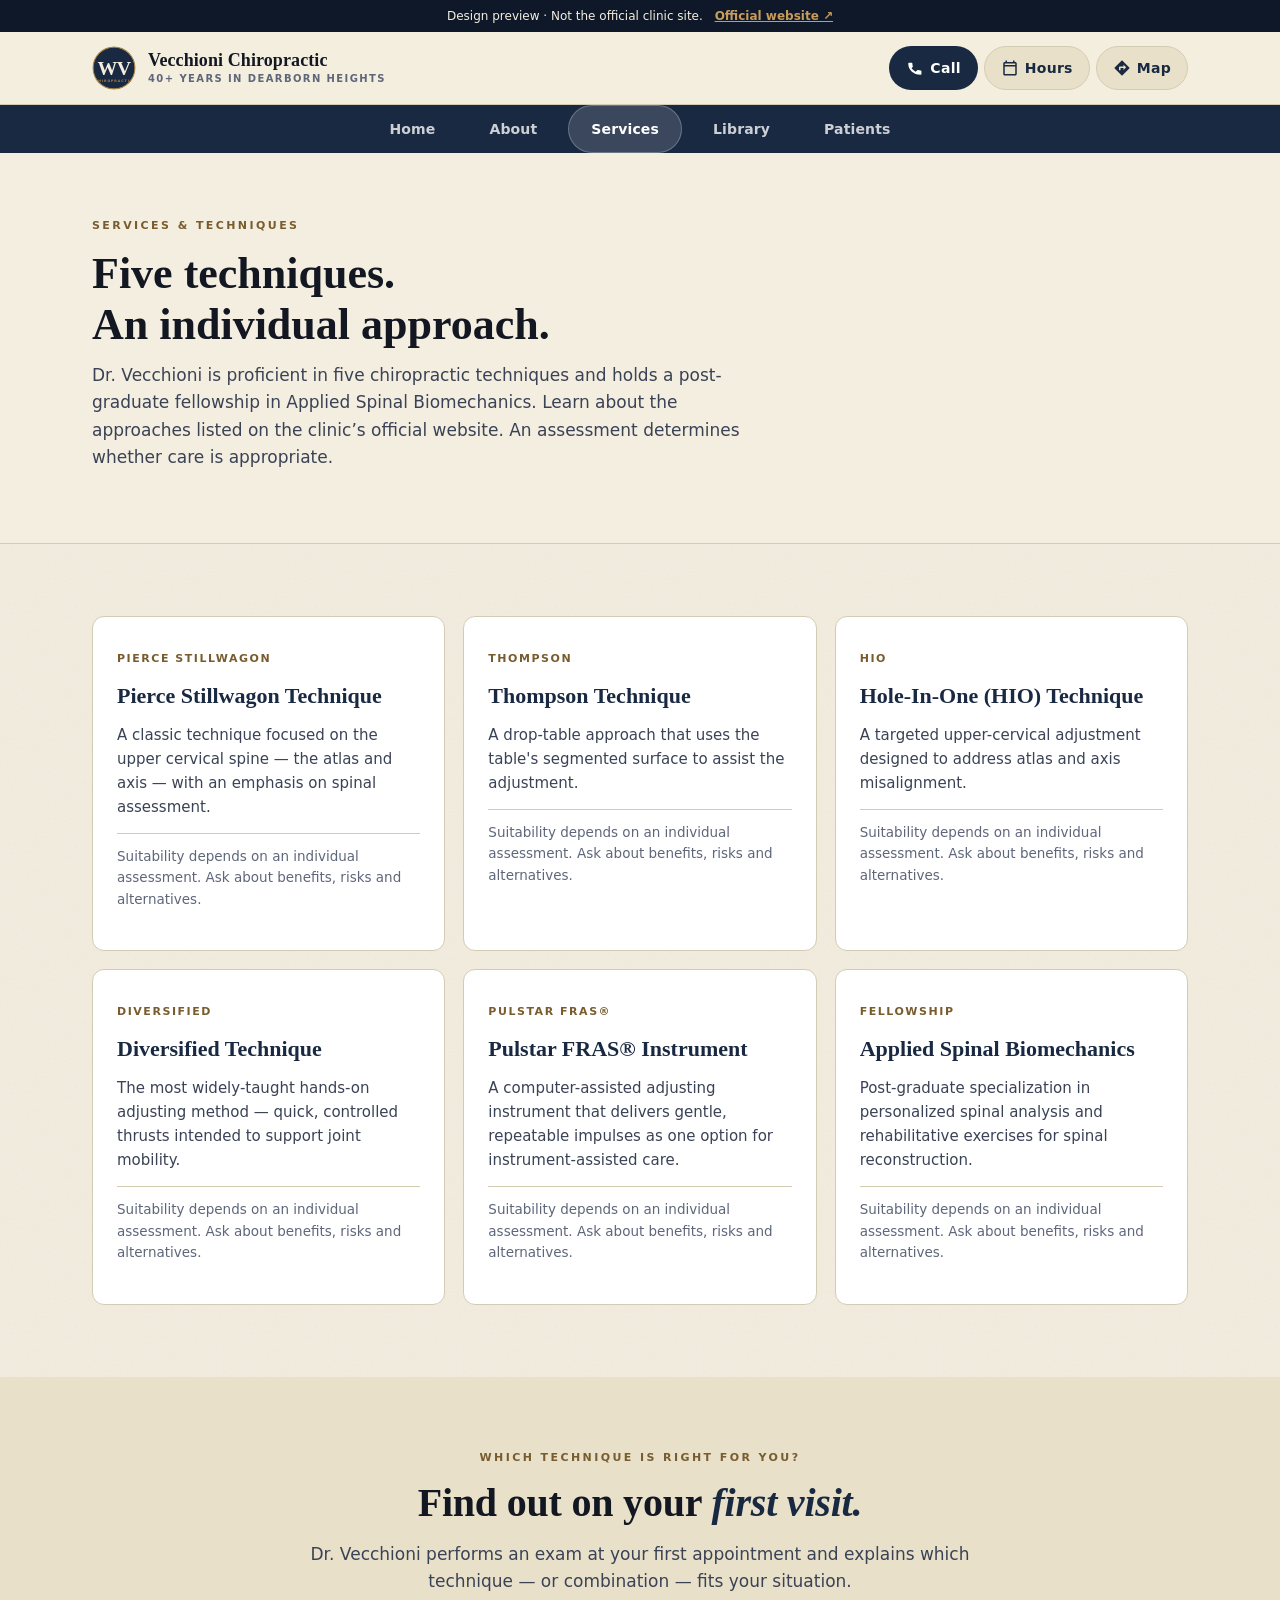
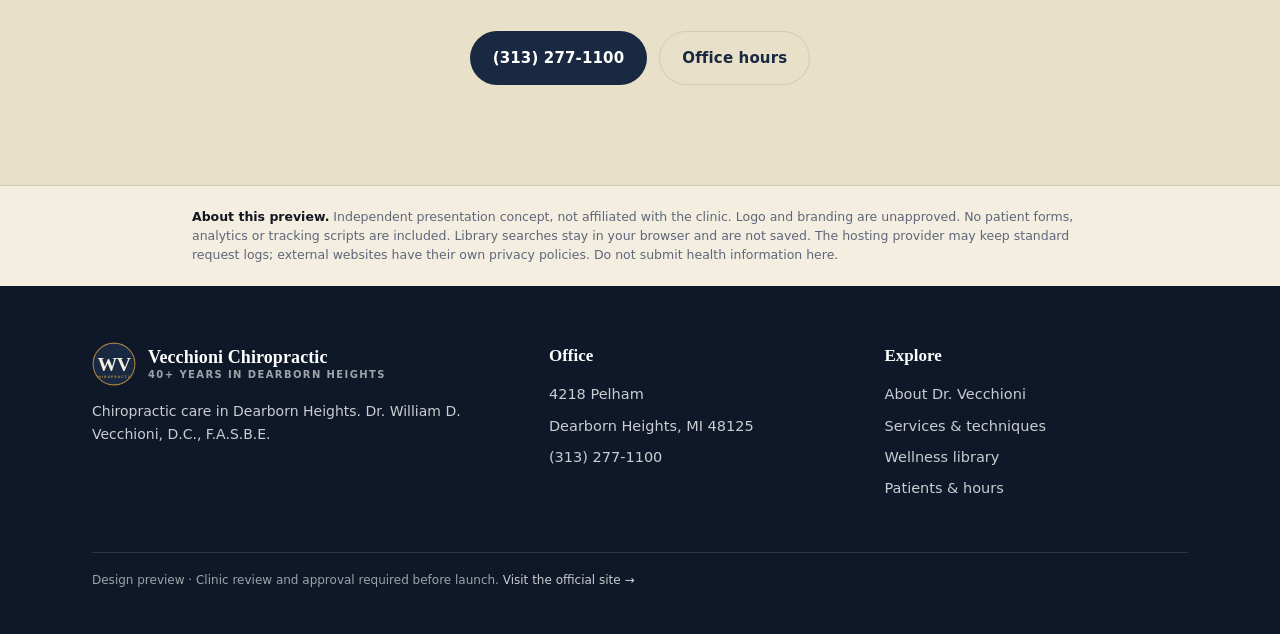
<file: services.html>
<!DOCTYPE html>
<html lang="en">
<head>
<meta charset="UTF-8" />
<meta name="viewport" content="width=device-width, initial-scale=1, viewport-fit=cover" />
<meta name="theme-color" content="#1a2942" />
<meta name="robots" content="noindex, nofollow" />
<meta name="description" content="Unsolicited portfolio demo — chiropractic techniques used at Vecchioni Chiropractic: Pierce Stillwagon, Thompson, HIO, Diversified, Pulstar FRAS, and Applied Spinal Biomechanics." />
<title>Services &amp; Techniques — Vecchioni Chiropractic</title>
<link rel="icon" href="assets/wv-monogram.svg" type="image/svg+xml" />
<link rel="stylesheet" href="assets/site.css" />
</head>
<body data-page="services">
<a class="skip-link" href="#main">Skip to main content</a>

<aside class="demo-banner"><span>Design preview · Not the official clinic site.</span> <a href="https://vecchionichiropractic.com/">Official website ↗</a></aside>

<header class="top">
  <div class="wrap">
    <a class="brand" href="index.html" aria-label="Vecchioni Chiropractic, home">
      <img class="mark" src="assets/wv-monogram.svg" alt="Vecchioni Chiropractic" width="44" height="44" />
      <span class="name">Vecchioni Chiropractic<small>40+ years in Dearborn Heights</small></span>
    </a>
    <nav class="header-icons" aria-label="Primary actions">
      <a class="hi primary" href="tel:+13132771100" aria-label="Call (313) 277-1100">
        <svg viewBox="0 0 24 24" aria-hidden="true"><path fill="currentColor" d="M6.6 10.8c1.4 2.7 3.6 4.9 6.3 6.3l2.1-2.1c.3-.3.7-.4 1-.2 1.1.4 2.4.6 3.6.6.6 0 1 .4 1 1V20c0 .6-.4 1-1 1C9.6 21 3 14.4 3 6c0-.6.4-1 1-1h3.5c.6 0 1 .4 1 1 0 1.3.2 2.5.6 3.6.1.4 0 .7-.2 1l-2.3 2.2z"/></svg>
        <span>Call</span>
      </a>
      <a class="hi" href="patient-resources.html" aria-label="Office hours and appointment information">
        <svg viewBox="0 0 24 24" aria-hidden="true"><path fill="currentColor" d="M19 4h-1V2h-2v2H8V2H6v2H5c-1.1 0-2 .9-2 2v14c0 1.1.9 2 2 2h14c1.1 0 2-.9 2-2V6c0-1.1-.9-2-2-2zm0 16H5V10h14v10zM5 8V6h14v2H5z"/></svg>
        <span>Hours</span>
      </a>
      <a class="hi" href="https://maps.google.com/?q=4218+Pelham+Dearborn+Heights+MI+48125" rel="noopener" aria-label="Directions">
        <svg viewBox="0 0 24 24" aria-hidden="true"><path fill="currentColor" d="M21.7 11.3l-9-9c-.4-.4-1-.4-1.4 0l-9 9c-.4.4-.4 1 0 1.4l9 9c.4.4 1 .4 1.4 0l9-9c.4-.4.4-1 0-1.4zM14 14.5V12h-4v3H8v-4c0-.6.4-1 1-1h5V7.5l3.5 3.5-3.5 3.5z"/></svg>
        <span>Map</span>
      </a>
    </nav>
  </div>
</header>

<nav class="topnav" aria-label="Sections">
  <div class="wrap">
    <a href="index.html" data-nav="home">Home</a>
    <a href="meet-the-doctor.html" data-nav="about">About</a>
    <a href="services.html" data-nav="services" aria-current="page">Services</a>
    <a href="library-index.html" data-nav="library">Library</a>
    <a href="patient-resources.html" data-nav="patients">Patients</a>
  </div>
</nav>

<main id="main" tabindex="-1">

<section class="topic-hero">
  <div class="wrap">
    <p class="eyebrow">Services &amp; techniques</p>
    <h1>Five techniques.<br>An individual approach.</h1>
    <p class="lede">Dr. Vecchioni is proficient in five chiropractic techniques and holds a post-graduate fellowship in Applied Spinal Biomechanics. Learn about the approaches listed on the clinic’s official website. An assessment determines whether care is appropriate.</p>
  </div>
</section>

<section>
  <div class="wrap">
    <div class="tech-grid">

      <article class="tech">
        <span class="tag">Pierce Stillwagon</span>
        <h3>Pierce Stillwagon Technique</h3>
        <p>A classic technique focused on the upper cervical spine — the atlas and axis — with an emphasis on spinal assessment.</p>
        <p class="why">Suitability depends on an individual assessment. Ask about benefits, risks and alternatives.</p>
      </article>

      <article class="tech">
        <span class="tag">Thompson</span>
        <h3>Thompson Technique</h3>
        <p>A drop-table approach that uses the table's segmented surface to assist the adjustment.</p>
        <p class="why">Suitability depends on an individual assessment. Ask about benefits, risks and alternatives.</p>
      </article>

      <article class="tech">
        <span class="tag">HIO</span>
        <h3>Hole-In-One (HIO) Technique</h3>
        <p>A targeted upper-cervical adjustment designed to address atlas and axis misalignment.</p>
        <p class="why">Suitability depends on an individual assessment. Ask about benefits, risks and alternatives.</p>
      </article>

      <article class="tech">
        <span class="tag">Diversified</span>
        <h3>Diversified Technique</h3>
        <p>The most widely-taught hands-on adjusting method — quick, controlled thrusts intended to support joint mobility.</p>
        <p class="why">Suitability depends on an individual assessment. Ask about benefits, risks and alternatives.</p>
      </article>

      <article class="tech">
        <span class="tag">Pulstar FRAS®</span>
        <h3>Pulstar FRAS® Instrument</h3>
        <p>A computer-assisted adjusting instrument that delivers gentle, repeatable impulses as one option for instrument-assisted care.</p>
        <p class="why">Suitability depends on an individual assessment. Ask about benefits, risks and alternatives.</p>
      </article>

      <article class="tech">
        <span class="tag">Fellowship</span>
        <h3>Applied Spinal Biomechanics</h3>
        <p>Post-graduate specialization in personalized spinal analysis and rehabilitative exercises for spinal reconstruction.</p>
        <p class="why">Suitability depends on an individual assessment. Ask about benefits, risks and alternatives.</p>
      </article>

    </div>
  </div>
</section>

<section class="alt">
  <div class="wrap" style="max-width: 720px; text-align: center;">
    <p class="eyebrow">Which technique is right for you?</p>
    <h2>Find out on your <em>first visit.</em></h2>
    <p class="lede" style="margin-left:auto;margin-right:auto;">Dr. Vecchioni performs an exam at your first appointment and explains which technique — or combination — fits your situation.</p>
    <div class="ctas" style="justify-content:center;">
      <a class="btn btn-call" href="tel:+13132771100">(313) 277-1100</a>
      <a class="btn btn-ghost" href="patient-resources.html">Office hours</a>
    </div>
  </div>
</section>

</main>


<aside class="privacy-strip" id="preview-notice"><div class="wrap"><strong>About this preview.</strong> Independent presentation concept, not affiliated with the clinic. Logo and branding are unapproved. No patient forms, analytics or tracking scripts are included. Library searches stay in your browser and are not saved. The hosting provider may keep standard request logs; external websites have their own privacy policies. Do not submit health information here.</div></aside>

<footer>
  <div class="wrap">
    <div>
      <a class="brand" href="index.html" style="margin-bottom: 14px;">
        <img class="mark" src="assets/wv-monogram.svg" alt="" width="44" height="44" />
        <span class="name">Vecchioni Chiropractic<small>40+ years in Dearborn Heights</small></span>
      </a>
      <p style="margin: 14px 0 0; font-size: 14px;">Chiropractic care in Dearborn Heights. Dr. William D. Vecchioni, D.C., F.A.S.B.E.</p>
    </div>
    <div>
      <h4>Office</h4>
      <ul>
        <li>4218 Pelham</li>
        <li>Dearborn Heights, MI 48125</li>
        <li><a href="tel:+13132771100">(313) 277-1100</a></li>
      </ul>
    </div>
    <div>
      <h4>Explore</h4>
      <ul>
        <li><a href="meet-the-doctor.html">About Dr. Vecchioni</a></li>
        <li><a href="services.html">Services &amp; techniques</a></li>
        <li><a href="library-index.html">Wellness library</a></li>
        <li><a href="patient-resources.html">Patients &amp; hours</a></li>
      </ul>
    </div>
    <p class="small">Design preview · Clinic review and approval required before launch. <a href="https://vecchionichiropractic.com/">Visit the official site →</a></p>
  </div>
</footer>

</body>
</html>
</file>
<file: assets/site.css>
/* ===========================================================
   VECCHIONE CHIROPRACTIC — portfolio demo
   Palette: navy + cream + brass
   Idea: research-forward, clinical precision, warm heritage tone.
   =========================================================== */
:root {
  --c-navy:        #1a2942;
  --c-navy-deep:   #0e1828;
  --c-navy-soft:   #2c3e60;
  --c-cream:       #f4eee0;
  --c-cream-2:     #e8e0c8;
  --c-cream-3:     #d8ceac;
  --c-ink:         #131722;
  --c-ink-soft:    #3a4255;
  --c-muted:       #5e667a;
  --c-line:        #d4cbb4;
  --c-brass:       #a88244;
  --c-brass-light: #c89c5a;
  --c-rust:        #9c4423;
  --r: 6px;
  --r-lg: 12px;
  --max: 1140px;
  --serif: "Cormorant Garamond", "Garamond", Georgia, serif;
  --sans:  "Inter", -apple-system, BlinkMacSystemFont, "Segoe UI", system-ui, sans-serif;
}
* { box-sizing: border-box; }
[hidden] { display: none !important; }
html { -webkit-text-size-adjust: 100%; scroll-behavior: smooth; }
body {
  margin: 0;
  font-family: var(--sans);
  background: var(--c-cream);
  color: var(--c-ink);
  line-height: 1.6;
  font-size: 17px;
  background-image: url("data:image/svg+xml;utf8,<svg xmlns='http://www.w3.org/2000/svg' width='240' height='240'><filter id='n'><feTurbulence type='fractalNoise' baseFrequency='0.85' numOctaves='2' stitchTiles='stitch'/><feColorMatrix values='0 0 0 0 0.10 0 0 0 0 0.10 0 0 0 0 0.14 0 0 0 0.04 0'/></filter><rect width='240' height='240' filter='url(%23n)'/></svg>");
}
img { max-width: 100%; height: auto; display: block; }
a { color: var(--c-navy); }
button { font: inherit; cursor: pointer; }

.wrap { max-width: var(--max); margin: 0 auto; padding: 0 22px; }

/* ===========================================================
   Header — phone-CTA visible up top
   =========================================================== */
header.top {
  background: var(--c-cream);
  border-bottom: 1px solid var(--c-line);
  position: sticky; top: 0; z-index: 50;
  backdrop-filter: blur(8px);
  -webkit-backdrop-filter: blur(8px);
  background: rgba(244, 238, 224, 0.94);
}
header.top .wrap {
  display: flex; align-items: center; justify-content: space-between;
  padding: 14px 22px;
  gap: 14px;
}
.brand { display: flex; align-items: center; gap: 12px; text-decoration: none; color: var(--c-ink); min-width: 0; }
.brand .name {
  font-family: var(--serif);
  font-size: 18px;
  font-weight: 600;
  line-height: 1.05;
  letter-spacing: .005em;
}
.brand .name small {
  display: block;
  font-family: var(--sans);
  font-size: 10px;
  font-weight: 700;
  letter-spacing: .14em;
  text-transform: uppercase;
  color: var(--c-muted);
  margin-top: 4px;
}
.brand .mark { flex-shrink: 0; border-radius: 50%; }

/* Header action icons (Call / Appt / Map) — slim pill row on mobile */
.header-icons { display: flex; gap: 6px; align-items: center; }
.hi {
  display: inline-flex; align-items: center; gap: 6px;
  padding: 8px 12px;
  border-radius: 999px;
  background: var(--c-cream-2);
  border: 1px solid var(--c-line);
  color: var(--c-navy);
  text-decoration: none;
  font-weight: 700;
  font-size: 13px;
  letter-spacing: .02em;
  white-space: nowrap;
  transition: background .12s ease, transform .12s ease;
}
.hi:hover { background: var(--c-cream-3); }
.hi:active { transform: translateY(1px); }
.hi.primary { background: var(--c-navy); color: #fff; border-color: transparent; }
.hi.primary:hover { background: var(--c-navy-deep); }
.hi svg { width: 16px; height: 16px; display: block; }
.hi span { line-height: 1; }
@media (min-width: 540px) {
  .hi { padding: 10px 16px; font-size: 14px; }
  .hi svg { width: 18px; height: 18px; }
}

/* ===========================================================
   Top nav — navy pills below the header
   =========================================================== */
.topnav {
  background: var(--c-navy);
  color: #fff;
}
.topnav .wrap {
  display: flex;
  align-items: center;
  justify-content: center;
  gap: 4px;
  padding: 0 22px;
  flex-wrap: wrap;
}
.topnav a[data-nav] {
  display: inline-block;
  padding: 10px 18px;
  margin: 0 2px;
  border-radius: 999px;
  font-weight: 600;
  font-size: 13.5px;
  letter-spacing: .01em;
  color: rgba(255,255,255,.78);
  text-decoration: none;
  border: 1px solid transparent;
  transition: background .12s ease, color .12s ease;
}
.topnav a[data-nav]:hover { color: #fff; background: rgba(255,255,255,.08); }
@media (min-width: 760px) {
  .topnav a[data-nav] { padding: 12px 22px; font-size: 14px; }
}
body[data-page="home"] .topnav a[data-nav="home"],
body[data-page="about"] .topnav a[data-nav="about"],
body[data-page="services"] .topnav a[data-nav="services"],
body[data-page="conditions"] .topnav a[data-nav="conditions"],
body[data-page="library"] .topnav a[data-nav="library"],
body[data-page="patients"] .topnav a[data-nav="patients"] {
  color: #fff;
  background: rgba(255,255,255,.14);
  border-color: rgba(255,255,255,.25);
}

/* ===========================================================
   Hero — patient pain point, click-to-call, doctor portrait
   =========================================================== */
.hero {
  padding: 64px 0 50px;
  position: relative;
  overflow: hidden;
}
.hero::before {
  content: "";
  position: absolute;
  top: -120px; left: -120px;
  width: 420px; height: 420px;
  background: radial-gradient(circle, rgba(26,41,66,0.08), transparent 65%);
  pointer-events: none;
}
.hero .wrap {
  display: grid; gap: 50px;
  align-items: center;
  position: relative;
}
@media (min-width: 880px) {
  .hero .wrap { grid-template-columns: 1.2fr 1fr; gap: 64px; }
  .hero { padding: 90px 0 80px; }
}
.hero .eyebrow {
  font-size: 12px; font-weight: 700;
  letter-spacing: .18em; text-transform: uppercase;
  color: var(--c-brass);
  margin: 0 0 18px;
}
.hero h1 {
  font-family: var(--serif);
  font-weight: 600;
  font-size: clamp(36px, 5.5vw, 56px);
  line-height: 1.05;
  margin: 0 0 18px;
  color: var(--c-ink);
  letter-spacing: -.005em;
}
.hero h1 em { font-style: italic; color: var(--c-navy); }
.hero .lede {
  font-size: 18px;
  color: var(--c-ink-soft);
  margin: 0 0 28px;
  max-width: 36em;
}
.ctas {
  display: flex; flex-wrap: wrap; gap: 12px;
  margin-bottom: 28px;
}
.btn {
  display: inline-flex; align-items: center; gap: 8px;
  padding: 14px 22px;
  border-radius: 999px;
  font-weight: 700;
  font-size: 15px;
  letter-spacing: .01em;
  text-decoration: none;
  border: 1px solid transparent;
  transition: background .12s ease, transform .12s ease, color .12s ease, border-color .12s ease;
}
.btn:active { transform: translateY(1px); }
.btn-call { background: var(--c-navy); color: #fff; }
.btn-call:hover { background: var(--c-navy-deep); }
.btn-book { background: var(--c-brass); color: #fff; }
.btn-book:hover { background: var(--c-rust); }
.btn-ghost { background: transparent; color: var(--c-navy); border-color: var(--c-line); }
.btn-ghost:hover { background: var(--c-cream-2); border-color: var(--c-cream-3); }

.meta {
  display: flex; gap: 28px; flex-wrap: wrap;
  padding-top: 22px;
  border-top: 1px solid var(--c-line);
  margin-top: 8px;
}
.meta span { display: block; font-size: 13px; color: var(--c-muted); }
.meta strong {
  display: block;
  font-family: var(--serif);
  font-size: 22px;
  font-weight: 600;
  color: var(--c-navy);
  margin-bottom: 2px;
  letter-spacing: .01em;
}

.portrait {
  margin: 0;
  border-radius: var(--r-lg);
  overflow: hidden;
  border: 1px solid var(--c-line);
  background: var(--c-cream-2);
  box-shadow: 0 30px 60px -25px rgba(14, 24, 40, 0.35);
}
.portrait img { width: 100%; height: 100%; object-fit: cover; aspect-ratio: 4 / 5; }

/* ===========================================================
   Generic section
   =========================================================== */
section { padding: 72px 0; }
section.alt { background: var(--c-cream-2); }
section.dark { background: var(--c-navy); color: var(--c-cream); }
section.dark h2 { color: #fff; }
section.dark .eyebrow { color: var(--c-brass-light); }
section.dark .lede { color: rgba(255,255,255,.78); }

.eyebrow {
  font-size: 11px; font-weight: 700;
  letter-spacing: .22em; text-transform: uppercase;
  color: var(--c-brass);
  margin: 0 0 14px;
}
h2 {
  font-family: var(--serif);
  font-weight: 600;
  font-size: clamp(28px, 3.6vw, 40px);
  line-height: 1.1;
  margin: 0 0 16px;
  letter-spacing: -.005em;
}
h2 em { font-style: italic; color: var(--c-navy); }
.lede {
  font-size: 17px;
  color: var(--c-ink-soft);
  margin: 0 0 36px;
  max-width: 40em;
}

/* ===========================================================
   Conditions grid
   =========================================================== */
.condition-grid {
  display: grid;
  grid-template-columns: repeat(2, 1fr);
  gap: 16px;
}
@media (min-width: 720px) { .condition-grid { grid-template-columns: repeat(3, 1fr); } }
@media (min-width: 980px) { .condition-grid { grid-template-columns: repeat(4, 1fr); } }
.condition {
  background: #fff;
  border: 1px solid var(--c-line);
  border-radius: var(--r);
  padding: 22px 20px;
  transition: border-color .12s ease, transform .12s ease;
}
.condition:hover { border-color: var(--c-brass); transform: translateY(-2px); }
.condition h3 {
  margin: 0 0 6px;
  font-family: var(--serif);
  font-size: 19px;
  font-weight: 600;
  color: var(--c-navy);
}
.condition p {
  margin: 0;
  font-size: 14.5px;
  color: var(--c-ink-soft);
  line-height: 1.5;
}

/* ===========================================================
   Technique cards (services)
   =========================================================== */
.tech-grid {
  display: grid;
  grid-template-columns: 1fr;
  gap: 18px;
}
@media (min-width: 720px) { .tech-grid { grid-template-columns: repeat(2, 1fr); } }
@media (min-width: 980px) { .tech-grid { grid-template-columns: repeat(3, 1fr); } }
.tech {
  background: #fff;
  border: 1px solid var(--c-line);
  border-radius: var(--r-lg);
  padding: 26px 24px;
}
.tech .tag {
  display: inline-block;
  font-size: 11px; font-weight: 700;
  letter-spacing: .14em; text-transform: uppercase;
  color: var(--c-brass);
  margin-bottom: 10px;
}
.tech h3 {
  margin: 0 0 10px;
  font-family: var(--serif);
  font-size: 22px;
  font-weight: 600;
  color: var(--c-navy);
}
.tech p { margin: 0 0 14px; color: var(--c-ink-soft); font-size: 15px; }
.tech .why {
  font-size: 13.5px;
  color: var(--c-muted);
  border-top: 1px solid var(--c-line);
  padding-top: 12px;
  margin-top: 12px;
}

/* ===========================================================
   Visit / hours block
   =========================================================== */
.visit .wrap { display: grid; gap: 40px; align-items: start; }
@media (min-width: 880px) {
  .visit .wrap { grid-template-columns: 1fr 1.2fr; gap: 60px; align-items: start; }
}
.hours-card {
  background: var(--c-cream);
  border: 1px solid var(--c-line);
  border-radius: var(--r-lg);
  padding: 32px;
}
.hours-card h3 {
  margin: 0 0 18px;
  font-family: var(--serif);
  font-size: 24px;
  font-weight: 600;
  color: var(--c-navy);
}
.hours-row {
  display: flex; justify-content: space-between; align-items: center;
  padding: 12px 0;
  border-bottom: 1px solid var(--c-line);
}
.hours-row:last-child { border-bottom: 0; }
.hours-row .day { font-weight: 700; font-size: 15px; }
.hours-row .time { font-size: 14.5px; color: var(--c-ink-soft); }
.hours-row.closed .time { color: var(--c-muted); font-style: italic; }
.affordability {
  background: var(--c-navy);
  color: #fff;
  border-radius: var(--r-lg);
  padding: 28px;
  margin-top: 24px;
}
.affordability strong {
  display: block;
  font-family: var(--serif);
  font-size: 22px;
  margin-bottom: 6px;
}
.affordability p { margin: 0 0 12px; color: rgba(255,255,255,.85); font-size: 14.5px; }
.affordability a { color: var(--c-brass-light); font-weight: 700; }

/* ===========================================================
   Wellness library — landing
   =========================================================== */
.lib-grid {
  display: grid;
  grid-template-columns: repeat(2, 1fr);
  gap: 14px;
}
@media (min-width: 720px) { .lib-grid { grid-template-columns: repeat(3, 1fr); } }
@media (min-width: 980px) { .lib-grid { grid-template-columns: repeat(4, 1fr); } }
.lib-card {
  display: block;
  text-decoration: none;
  color: var(--c-ink);
  background: #fff;
  border: 1px solid var(--c-line);
  border-radius: var(--r);
  padding: 22px 20px;
  transition: border-color .12s ease, transform .12s ease;
}
.lib-card:hover { border-color: var(--c-brass); transform: translateY(-2px); }
.lib-card .topic { font-size: 11px; font-weight: 700; letter-spacing: .14em; text-transform: uppercase; color: var(--c-muted); margin-bottom: 8px; }
.lib-card h3 { margin: 0 0 6px; font-family: var(--serif); font-size: 18px; font-weight: 600; color: var(--c-navy); }
.lib-card p { margin: 0; font-size: 13.5px; color: var(--c-ink-soft); line-height: 1.45; }

/* ===========================================================
   Library page (single topic)
   =========================================================== */
.topic-hero {
  padding: 64px 0 36px;
  background: var(--c-cream);
  border-bottom: 1px solid var(--c-line);
}
.topic-hero .eyebrow { color: var(--c-brass); }
.topic-hero h1 {
  font-family: var(--serif);
  font-weight: 600;
  font-size: clamp(32px, 4.5vw, 44px);
  margin: 0 0 12px;
  color: var(--c-ink);
}
.topic-body { padding: 56px 0; }
.topic-body .wrap {
  display: grid;
  gap: 40px;
}
@media (min-width: 880px) {
  .topic-body .wrap { grid-template-columns: 1.4fr 1fr; gap: 60px; align-items: start; }
}
.topic-body h2 {
  font-family: var(--serif);
  font-size: 24px;
  margin: 28px 0 10px;
}
.topic-body h2:first-child { margin-top: 0; }
.topic-body p { font-size: 16px; color: var(--c-ink-soft); margin: 0 0 16px; }
.topic-body ul { padding-left: 18px; }
.topic-body li { margin-bottom: 8px; font-size: 16px; color: var(--c-ink-soft); }

.aside {
  background: #fff;
  border: 1px solid var(--c-line);
  border-radius: var(--r-lg);
  padding: 28px;
  position: sticky;
  top: 110px;
}
.aside h3 {
  font-family: var(--serif);
  font-size: 20px;
  font-weight: 600;
  margin: 0 0 8px;
  color: var(--c-navy);
}
.aside p { font-size: 14.5px; color: var(--c-ink-soft); margin: 0 0 18px; }

/* ===========================================================
   About / Meet the Doctor
   =========================================================== */
.about-hero {
  padding: 64px 0;
  background: var(--c-cream);
  border-bottom: 1px solid var(--c-line);
}
.about-hero .wrap {
  display: grid;
  gap: 40px;
  align-items: center;
}
@media (min-width: 880px) {
  .about-hero .wrap { grid-template-columns: 1fr 1.2fr; gap: 64px; }
}
.about-hero .portrait { aspect-ratio: 4 / 5; }
.about-hero h1 {
  font-family: var(--serif);
  font-weight: 600;
  font-size: clamp(32px, 4.5vw, 44px);
  margin: 8px 0 18px;
  color: var(--c-ink);
}
.about-hero .credentials {
  font-family: var(--sans);
  font-size: 13px;
  font-weight: 700;
  letter-spacing: .14em;
  text-transform: uppercase;
  color: var(--c-brass);
}
.about-hero p { font-size: 16.5px; color: var(--c-ink-soft); margin: 0 0 16px; }

.creds-grid {
  display: grid;
  grid-template-columns: 1fr;
  gap: 12px;
  margin-top: 22px;
}
@media (min-width: 720px) { .creds-grid { grid-template-columns: repeat(2, 1fr); } }
.cred {
  background: #fff;
  border: 1px solid var(--c-line);
  border-radius: var(--r);
  padding: 16px 18px;
}
.cred .label {
  display: block;
  font-size: 11px; font-weight: 700;
  letter-spacing: .14em; text-transform: uppercase;
  color: var(--c-muted);
  margin-bottom: 4px;
}
.cred .value {
  display: block;
  font-family: var(--serif);
  font-size: 18px;
  font-weight: 600;
  color: var(--c-navy);
}

.statement {
  background: var(--c-cream-2);
  border-left: 4px solid var(--c-brass);
  padding: 28px 32px;
  border-radius: 0 var(--r-lg) var(--r-lg) 0;
  margin: 32px 0;
  font-family: var(--serif);
  font-size: 21px;
  font-style: italic;
  line-height: 1.45;
  color: var(--c-ink);
}
.statement cite {
  display: block;
  font-family: var(--sans);
  font-style: normal;
  font-size: 13px;
  letter-spacing: .14em;
  text-transform: uppercase;
  color: var(--c-muted);
  margin-top: 14px;
}

/* ===========================================================
   Patient resources page
   =========================================================== */
.resource-grid {
  display: grid;
  grid-template-columns: 1fr;
  gap: 18px;
}
@media (min-width: 720px) { .resource-grid { grid-template-columns: repeat(2, 1fr); } }
.resource {
  background: #fff;
  border: 1px solid var(--c-line);
  border-radius: var(--r-lg);
  padding: 26px;
}
.resource h3 {
  font-family: var(--serif);
  font-size: 22px;
  font-weight: 600;
  margin: 0 0 10px;
  color: var(--c-navy);
}
.resource p { font-size: 14.5px; color: var(--c-ink-soft); margin: 0 0 12px; }

/* ===========================================================
   Reviews
   =========================================================== */
.review-grid {
  display: grid;
  grid-template-columns: 1fr;
  gap: 18px;
}
@media (min-width: 760px) { .review-grid { grid-template-columns: repeat(3, 1fr); } }
.review {
  background: #fff;
  border: 1px solid var(--c-line);
  border-radius: var(--r-lg);
  padding: 28px;
}
.review blockquote {
  margin: 0 0 16px;
  font-family: var(--serif);
  font-style: italic;
  font-size: 18px;
  line-height: 1.45;
  color: var(--c-ink);
}
.review cite {
  display: block;
  font-family: var(--sans);
  font-style: normal;
  font-size: 13px;
  font-weight: 700;
  letter-spacing: .08em;
  text-transform: uppercase;
  color: var(--c-brass);
}
.review .stars {
  color: var(--c-brass);
  letter-spacing: .05em;
  margin-bottom: 8px;
  font-size: 14px;
}

/* ===========================================================
   Footer
   =========================================================== */
footer {
  background: var(--c-navy-deep);
  color: rgba(255,255,255,.78);
  padding: 56px 0 32px;
  margin-top: 0;
}
footer h4 {
  font-family: var(--serif);
  font-weight: 600;
  font-size: 17px;
  color: #fff;
  margin: 0 0 14px;
}
footer a { color: rgba(255,255,255,.78); text-decoration: none; }
footer a:hover { color: #fff; text-decoration: underline; }
footer .wrap {
  display: grid;
  grid-template-columns: 1fr;
  gap: 32px;
}
@media (min-width: 760px) { footer .wrap { grid-template-columns: 1.4fr 1fr 1fr; } }
footer ul { list-style: none; padding: 0; margin: 0; }
footer li { margin-bottom: 8px; font-size: 14.5px; }
footer .small {
  grid-column: 1 / -1;
  font-size: 12px;
  color: rgba(255,255,255,.6);
  border-top: 1px solid rgba(255,255,255,.12);
  padding-top: 18px;
  margin-top: 12px;
}
footer .brand { color: #fff; }
footer .brand .name small { color: rgba(255,255,255,.6); }

/* ===========================================================
   Disclosure banner
   =========================================================== */
.demo-banner {
  background: var(--c-navy-deep);
  color: var(--c-cream);
  padding: 12px 22px;
  text-align: center;
  font-size: 13px;
}
.demo-banner strong { color: #fff; }
.demo-banner a { color: var(--c-brass-light); font-weight: 700; text-decoration: underline; }

/* ===========================================================
   Utilities
   =========================================================== */
.skip-link {
  position: fixed; top: 8px; left: 8px; z-index: 100;
  transform: translateY(-200%);
  background: var(--c-cream);
  padding: 12px 18px;
  border-radius: var(--r);
  border: 1px solid var(--c-line);
}
.skip-link:focus { transform: none; }
:focus-visible { outline: 3px solid var(--c-rust); outline-offset: 4px; }
.topnav :focus-visible, footer :focus-visible, .demo-banner :focus-visible { outline-color: #fff; }

/* ===========================================================
   Mobile (≤539px): stacked brand + 3-up action row, slim topnav
   =========================================================== */
@media (max-width: 539px) {
  header.top .wrap {
    flex-direction: column;
    align-items: stretch;
    gap: 10px;
    padding: 12px 16px 14px;
  }
  .brand { width: 100%; }
  .header-icons {
    display: grid;
    grid-template-columns: 1.4fr 1fr 1fr;
    gap: 8px;
    width: 100%;
    margin-top: 2px;
  }
  .header-icons .hi {
    justify-content: center;
    padding: 11px 8px;
    font-size: 13px;
    width: 100%;
  }
  .header-icons .hi svg { width: 16px; height: 16px; }
  .header-icons .hi span { display: inline; }
  .header-icons::before {
    content: "";
    grid-column: 1 / -1;
    height: 1px;
    background: var(--c-line);
    opacity: .7;
    margin: 2px 0 4px;
  }

  /* Mobile topnav: slim, single-row, compact pills, no text wrap */
  .topnav { padding: 8px 0; }
  .topnav .wrap {
    display: flex;
    justify-content: space-between;
    gap: 6px;
    padding: 0 12px;
  }
  .topnav .wrap > a[data-nav] {
    flex: 1;
    padding: 8px 4px;
    font-size: 12px;
    letter-spacing: .02em;
    white-space: nowrap;
    text-align: center;
    border-radius: 999px;
    margin: 0;
  }

  section { padding: 56px 0; }
  .hero { padding: 48px 0 36px; }
  .hero .meta { gap: 18px; }
  .meta strong { font-size: 20px; }
  .btn { padding: 14px 18px; }
  .condition-grid { grid-template-columns: 1fr 1fr; }
  .condition { padding: 18px 14px; }
  .condition h3 { font-size: 17px; }
  .condition p { font-size: 13.5px; }
  .lib-grid { grid-template-columns: 1fr 1fr; }
  .lib-card { padding: 18px 14px; }
  .lib-card h3 { font-size: 16px; }
  .statement { padding: 22px 24px; font-size: 18px; }
  .aside { position: static; }
}


/* =========================================================
   VECCHIONI CHIROPRACTIC — polish additions (mirrors Van Born)
   ========================================================= */

/* Condition "Read more" link inside condition cards */
.condition-link {
  display: inline-flex; align-items: center; gap: 6px;
  margin-top: 14px;
  font-size: 13px; font-weight: 700;
  letter-spacing: .04em;
  color: var(--c-navy);
  text-decoration: none;
  border-bottom: 1px solid transparent;
  transition: gap .12s ease, border-color .12s ease;
}
.condition:hover .condition-link { border-bottom-color: var(--c-brass); }
.condition-link:hover { gap: 10px; }
.condition-link span[aria-hidden] { transition: transform .12s ease; display: inline-block; }
.condition-link:hover span[aria-hidden] { transform: translateX(2px); }

/* Portrait badge — sits on top-left of the doctor photo, a calm cream pill */
.portrait { position: relative; }
.portrait .portrait-badge {
  position: absolute; top: 18px; left: 18px;
  background: rgba(244, 238, 224, 0.96);
  border: 1px solid var(--c-line);
  border-radius: 999px;
  padding: 8px 16px;
  font-family: var(--sans);
  font-size: 11px; font-weight: 700;
  letter-spacing: .12em; text-transform: uppercase;
  color: var(--c-navy);
  box-shadow: 0 6px 18px -8px rgba(14,24,40,.18);
  display: none;
}
@media (min-width: 720px) {
  .portrait .portrait-badge { display: inline-block; }
}
.portrait .portrait-badge .badge-line-1 { display: inline; color: var(--c-brass); }
.portrait .portrait-badge .badge-line-2 { display: inline; color: var(--c-navy); margin-left: 4px; }

/* First-visit section — between hero and conditions */
.first-visit { padding: 80px 0; background: var(--c-cream-2); border-top: 1px solid var(--c-line); border-bottom: 1px solid var(--c-line); }
.first-visit .section-eyebrow {
  font-size: 11px; font-weight: 700;
  letter-spacing: .22em; text-transform: uppercase;
  color: var(--c-brass);
  margin: 0 0 14px;
}
.first-visit h2 {
  font-family: var(--serif); font-weight: 600;
  font-size: clamp(28px, 3.6vw, 38px);
  margin: 0 0 14px;
  letter-spacing: -.005em;
}
.first-visit h2 em { font-style: italic; color: var(--c-navy); }
.first-visit .lede { font-size: 17px; color: var(--c-ink-soft); margin: 0 0 32px; max-width: 40em; }
.first-visit-steps {
  display: grid; gap: 22px;
  grid-template-columns: 1fr;
  list-style: none; padding: 0; margin: 0 0 28px;
}
@media (min-width: 720px) { .first-visit-steps { grid-template-columns: repeat(3, 1fr); gap: 26px; } }
.first-visit-steps li {
  background: #fff; border: 1px solid var(--c-line); border-radius: var(--r);
  padding: 22px 22px 24px;
}
.first-visit-steps li .step-num {
  display: inline-block;
  font-family: var(--serif); font-weight: 600; font-size: 24px;
  color: var(--c-brass);
  margin-bottom: 4px;
}
.first-visit-steps li h3 {
  margin: 0 0 8px;
  font-family: var(--serif); font-size: 19px; font-weight: 600;
  color: var(--c-navy);
}
.first-visit-steps li p { margin: 0; font-size: 14.5px; color: var(--c-ink-soft); line-height: 1.5; }
.first-visit-cta { display: flex; flex-wrap: wrap; gap: 14px; align-items: center; }
.first-visit-cta a.btn { font-size: 14px; }
.first-visit-cta .phone-link {
  font-family: var(--serif); font-size: 20px; font-weight: 600;
  color: var(--c-navy); text-decoration: none;
  border-bottom: 2px solid var(--c-brass);
  padding-bottom: 2px;
}

/* Trust strip */
.trust { padding: 64px 0; background: var(--c-cream); border-top: 1px solid var(--c-line); }
.trust .section-eyebrow {
  font-size: 11px; font-weight: 700; letter-spacing: .22em; text-transform: uppercase;
  color: var(--c-brass); margin: 0 0 12px;
}
.trust h2 {
  font-family: var(--serif); font-weight: 600;
  font-size: clamp(24px, 3vw, 32px);
  margin: 0 0 28px;
}
.trust-grid { display: grid; grid-template-columns: 1fr; gap: 14px; }
@media (min-width: 720px) { .trust-grid { grid-template-columns: 1fr 1fr; gap: 18px; } }
@media (min-width: 980px) { .trust-grid { grid-template-columns: repeat(4, 1fr); } }
.trust-card {
  background: #fff; border: 1px solid var(--c-line); border-radius: var(--r);
  padding: 20px 18px;
}
.trust-card .ico {
  width: 36px; height: 36px; border-radius: 8px;
  background: var(--c-cream-2);
  display: inline-flex; align-items: center; justify-content: center;
  color: var(--c-navy); margin-bottom: 12px;
}
.trust-card h3 { font-family: var(--serif); font-size: 16px; font-weight: 600; color: var(--c-navy); margin: 0 0 6px; }
.trust-card p { font-size: 13.5px; color: var(--c-ink-soft); margin: 0; line-height: 1.45; }

/* Privacy strip — small, just under footer-top */
.privacy-strip {
  background: var(--c-cream);
  border-top: 1px solid var(--c-line);
  padding: 22px 0;
  font-size: 12.5px;
  color: var(--c-muted);
  text-align: center;
  line-height: 1.5;
}
.privacy-strip strong { color: var(--c-ink); font-weight: 700; }
.privacy-strip a { color: var(--c-navy); }

/* Open/closed status pill */
.status-pill {
  display: inline-flex; align-items: center; gap: 8px;
  padding: 6px 12px;
  border-radius: 999px;
  font-size: 12px; font-weight: 700;
  letter-spacing: .04em;
  background: var(--c-cream-2);
  color: var(--c-ink);
  border: 1px solid var(--c-line);
  margin: 4px 0 14px;
}
.status-pill .dot { width: 8px; height: 8px; border-radius: 50%; background: var(--c-muted); }
.status-pill.is-open { background: rgba(40,140,80,.10); border-color: rgba(40,140,80,.30); color: #1f6f3f; }
.status-pill.is-open .dot { background: #1f6f3f; box-shadow: 0 0 0 0 rgba(40,160,90,.55); animation: pill-pulse 2s ease-out infinite; }
.status-pill.is-closed { background: rgba(160,80,60,.08); border-color: rgba(160,80,60,.25); color: #8c3f2a; }
.status-pill.is-closed .dot { background: #8c3f2a; }
@keyframes pill-pulse { 0% { box-shadow: 0 0 0 0 rgba(40,160,90,.55); } 100% { box-shadow: 0 0 0 10px rgba(40,160,90,0); } }

/* Library-card-list for sticky bottom of homepage (related reading) */
.related-reading { padding: 56px 0 72px; }
.related-reading .lib-grid { margin-top: 24px; }
.related-reading h2 { font-family: var(--serif); font-weight: 600; font-size: clamp(22px, 2.6vw, 28px); margin: 0 0 4px; }

/* Hours 'today' highlight */
.hours-row.today { background: rgba(168,130,68,.08); border-radius: 4px; padding: 12px 10px; }


/* Affordability three-line callout (verbatim from the original site) */
.affordability-callout {
  display: block;
  margin: 0 0 14px;
  padding: 14px 16px;
  background: var(--c-cream-2);
  border-left: 3px solid var(--c-brass);
  border-radius: 0 var(--r) var(--r) 0;
  font-family: var(--sans);
  font-size: 12px;
  font-weight: 700;
  letter-spacing: .14em;
  text-transform: uppercase;
  color: var(--c-cream);
  line-height: 1.55;
}
.affordability-callout span {
  display: block;
  color: rgba(255,255,255,.92);
}
.affordability-callout span:first-child { color: var(--c-brass-light); font-size: 12.5px; }
.affordability strong { display: block; font-family: var(--serif); font-size: 22px; margin-bottom: 6px; }

/* Hours card — redesigned for clarity */
.hours-card { padding: 28px 28px 30px; }
.hours-card .hours-head {
  display: flex; align-items: center; justify-content: space-between;
  gap: 12px; flex-wrap: wrap;
  margin-bottom: 18px;
}
.hours-card .hours-head h3 { margin: 0; }
.hours-table {
  width: 100%; border-collapse: collapse; margin: 0 0 6px;
  font-variant-numeric: tabular-nums;
}
.hours-table thead th {
  text-align: left;
  font-size: 10.5px; font-weight: 700;
  letter-spacing: .18em; text-transform: uppercase;
  color: var(--c-muted);
  padding: 0 0 8px;
  border-bottom: 1px solid var(--c-line);
}
.hours-table thead th.time-col { text-align: right; }
.hours-table tbody td {
  padding: 10px 0;
  border-bottom: 1px solid var(--c-line);
  vertical-align: middle;
}
.hours-table tbody tr:last-child td { border-bottom: 0; }
.hours-table tbody tr.today td { background: rgba(168,130,68,.10); }
.hours-table tbody tr.today td:first-child {
  position: relative;
  padding-left: 14px;
}
.hours-table tbody tr.today td:first-child::before {
  content: ""; position: absolute; left: 0; top: 14px; bottom: 14px;
  width: 3px; background: var(--c-brass); border-radius: 2px;
}
.hours-table td.day-cell {
  font-weight: 700; font-size: 14.5px; color: var(--c-ink);
  display: flex; align-items: center; gap: 10px;
}
.hours-table td.day-cell .day-dot {
  width: 6px; height: 6px; border-radius: 50%;
  background: var(--c-line); flex: 0 0 auto;
}
.hours-table tr.today td.day-cell .day-dot { background: var(--c-brass); }
.hours-table td.time-cell {
  text-align: right;
  font-size: 14px; color: var(--c-ink-soft);
  white-space: nowrap;
}
.hours-table tr.closed-row td.time-cell { color: var(--c-muted); font-style: italic; }
.hours-table tr.closed-row td.day-cell .day-dot { background: rgba(140,80,60,.35); }

/* Address / phone rows in the hours card */
.hours-card .info-row {
  display: flex; gap: 16px;
  padding: 18px 0;
  border-top: 1px solid var(--c-line);
}
.hours-card .info-row:first-of-type { margin-top: 24px; }
.hours-card .info-row .ico {
  width: 36px; height: 36px; border-radius: 8px;
  background: var(--c-cream-2);
  display: inline-flex; align-items: center; justify-content: center;
  color: var(--c-navy);
  flex: 0 0 36px;
}
.hours-card .info-row .label {
  font-size: 11px; font-weight: 700;
  letter-spacing: .14em; text-transform: uppercase;
  color: var(--c-muted);
  margin: 0 0 4px;
}
.hours-card .info-row .value { font-size: 15.5px; font-weight: 600; color: var(--c-ink); margin: 0; }
.hours-card .info-row .value a { color: var(--c-navy); text-decoration: none; }
.hours-card .info-row .value a:hover { text-decoration: underline; }
.hours-card .info-row .sub { font-size: 13px; color: var(--c-muted); margin: 2px 0 0; }

@media (max-width: 539px) {
  .hours-card { padding: 22px 18px 24px; }
  .hours-table td.day-cell { font-size: 13.5px; }
  .hours-table td.time-cell { font-size: 13px; }
  .hours-card .info-row { gap: 12px; }
  .hours-card .info-row .ico { width: 32px; height: 32px; flex-basis: 32px; }
}


/* Saturday half-day note inside the time cell */
.hours-table td.time-cell .time-note {
  display: inline-block;
  font-size: 11.5px;
  font-weight: 700;
  color: var(--c-brass);
  margin-left: 4px;
}

/* Hours card notes: holiday note + source link */
.hours-card .hours-note {
  margin: 16px 0 6px;
  padding: 12px 14px;
  background: rgba(168,130,68,.08);
  border-left: 3px solid var(--c-brass);
  border-radius: 0 var(--r) var(--r) 0;
  font-size: 12.5px;
  line-height: 1.5;
  color: var(--c-ink-soft);
}
.hours-card .hours-source {
  margin: 0 0 4px;
  font-size: 12.5px;
  color: var(--c-muted);
}
.hours-card .hours-source a {
  color: var(--c-navy);
  text-decoration: underline;
  text-decoration-thickness: 1px;
  text-underline-offset: 2px;
}
.hours-card .hours-source a:hover { color: var(--c-brass); }

/* Closed day rows: rust accent for the day-cell text + time-cell */
.hours-table tr.closed-row td.day-cell { color: #8c3f2a; }
.hours-table tr.closed-row td.time-cell { color: #8c3f2a; font-style: italic; font-weight: 700; }
.hours-table tr.closed-row td.day-cell .day-dot { background: rgba(140,80,60,.6); }

@media (max-width: 539px) {
  .hours-table td.time-cell .time-note { display: block; margin-left: 0; margin-top: 2px; }
  .hours-card .hours-note { font-size: 12px; }
}

/* Mobile polish for new sections */
@media (max-width: 539px) {
  .first-visit { padding: 56px 0; }
  .first-visit-steps li { padding: 18px 18px 20px; }
  .trust { padding: 48px 0; }
  .portrait .portrait-badge { display: none; }
}

@media (prefers-reduced-motion: reduce) {
  *, *::before, *::after { transition: none; animation: none; }
  html { scroll-behavior: auto; }
}

/* Presentation refinement: compact chrome, clear controls, readable content. */
.demo-banner { padding: 7px 16px; font-size: 12px; line-height: 1.5; }
.demo-banner a { margin-left: 8px; }
.hi { min-height: 44px; }
.topnav a[data-nav] { min-height: 44px; display: inline-flex; align-items: center; justify-content: center; }
.topnav a[aria-current] { color: #fff; background: rgba(255,255,255,.14); border-color: rgba(255,255,255,.25); }
section.dark h2 em { color: var(--c-cream-3); }
section.dark .btn-call { background: var(--c-cream); color: var(--c-navy); }
.eyebrow, .hero .eyebrow, .topic-hero .eyebrow, .tech .tag,
.first-visit .section-eyebrow, .trust .section-eyebrow { color: #795c2e; }
.btn-book { background: #795c2e; }
.hours-timezone { font-size: 12px; color: var(--c-muted); border: 1px solid var(--c-line); border-radius: 20px; padding: 5px 10px; }
.hours-table td.day-cell { display: table-cell; }
.hours-table .day-dot { display: none; }
.hours-table td.time-cell { white-space: normal; }
.hours-table td.time-cell .time-note { display: block; color: #795c2e; }
.faq .wrap { max-width: 860px; }
.faq details { border-bottom: 1px solid var(--c-line); }
.faq summary { padding: 20px 8px; cursor: pointer; font-weight: 650; color: var(--c-navy); }
.faq details[open] summary { padding-bottom: 10px; }
.faq details p { margin: 0; padding: 0 28px 22px; max-width: 68ch; color: var(--c-ink-soft); font-size: 16px; }
.library-tools { display: grid; grid-template-columns: minmax(0,1.5fr) minmax(0,1fr) auto; gap: 16px; align-items: end; padding: 24px; border: 1px solid var(--c-line); border-radius: var(--r-lg); background: var(--c-cream-2); margin-bottom: 26px; }
.library-tools label { display: block; font-weight: 650; font-size: 14px; margin-bottom: 8px; }
.library-tools input, .library-tools select { width: 100%; min-width: 0; min-height: 48px; font: inherit; font-size: 16px; color: var(--c-navy); background: #fff; padding: 10px 12px; border: 1px solid #8a816c; border-radius: 5px; }
.library-tools button { min-height: 48px; margin: 0; background: var(--c-cream); }
.library-tools p { margin: 0; font-size: 13px; color: var(--c-ink-soft); }
#search-note { grid-column: 1 / -1; }
[data-results] { grid-column: 1 / -1; font-weight: 650; }
[data-empty] { padding: 24px; border: 1px dashed var(--c-line); }
.lib-card h3 { font-size: 22px; }
.lib-card p { font-size: 15px; line-height: 1.6; }
.topic-hero h1 { line-height: 1.15; }
.privacy-strip .wrap { max-width: 940px; text-align: left; }
@media (max-width: 719px) {
  .library-tools { grid-template-columns: 1fr; padding: 20px; }
  .library-tools button { justify-content: center; }
}
@media (max-width: 539px) {
  .wrap { padding-left: 18px; padding-right: 18px; }
  header.top .wrap { padding: 8px 16px; gap: 6px; }
  header.top .brand { min-height: 40px; gap: 9px; }
  header.top .mark { width: 36px; height: 36px; }
  header.top .brand .name { font-size: 18px; }
  header.top .brand .name small { font-size: 9px; letter-spacing: .08em; }
  .header-icons { margin: 0; gap: 6px; grid-template-columns: repeat(3, 1fr); }
  .header-icons::before { display: none; }
  .header-icons .hi { padding: 8px; }
  .topnav { padding: 2px 0; }
  .topnav .wrap { flex-wrap: nowrap; gap: 0; padding: 0 8px; }
  .topnav .wrap > a[data-nav] { min-width: 0; padding: 8px 5px; font-size: 11.5px; letter-spacing: 0; }
  .hero { padding: 32px 0; }
  .hero .wrap { gap: 28px; }
  .hero h1 { font-size: clamp(34px, 9vw, 44px); line-height: 1.08; }
  .hero .eyebrow { margin-bottom: 12px; letter-spacing: .12em; }
  .hero .lede { font-size: 16px; margin-bottom: 22px; }
  .hero .meta { display: grid; grid-template-columns: repeat(3, minmax(0, 1fr)); gap: 12px; padding-top: 16px; }
  .hero .meta span { font-size: 12px; }
  .hero .meta strong { font-size: 20px; }
  .hero .portrait { max-width: 380px; width: 100%; margin-inline: auto; }
  .ctas { gap: 10px; }
  .btn { font-size: 14px; padding: 12px 16px; min-height: 48px; }
  .hero .ctas .btn-ghost { border: 0; padding-left: 0; text-decoration: underline; }
  section, .first-visit, .trust { padding: 42px 0; }
  .topic-hero { padding: 32px 0 24px; }
  .topic-hero .lede { margin-bottom: 0; }
  .condition-grid, .lib-grid { grid-template-columns: 1fr; }
  .condition, .lib-card { padding: 22px; }
  .condition h3 { font-size: 22px; }
  .condition p { font-size: 15px; }
  .hours-card { padding: 22px 16px; }
  .hours-table td.day-cell { font-size: 12px; }
  .hours-table td.time-cell { font-size: 12px; }
  .hours-table td { padding-block: 12px; }
  .faq summary { font-size: 16px; padding-inline: 0; }
  .faq details p { padding-left: 0; padding-right: 0; }
  .demo-banner { font-size: 11px; }
}
</file>
